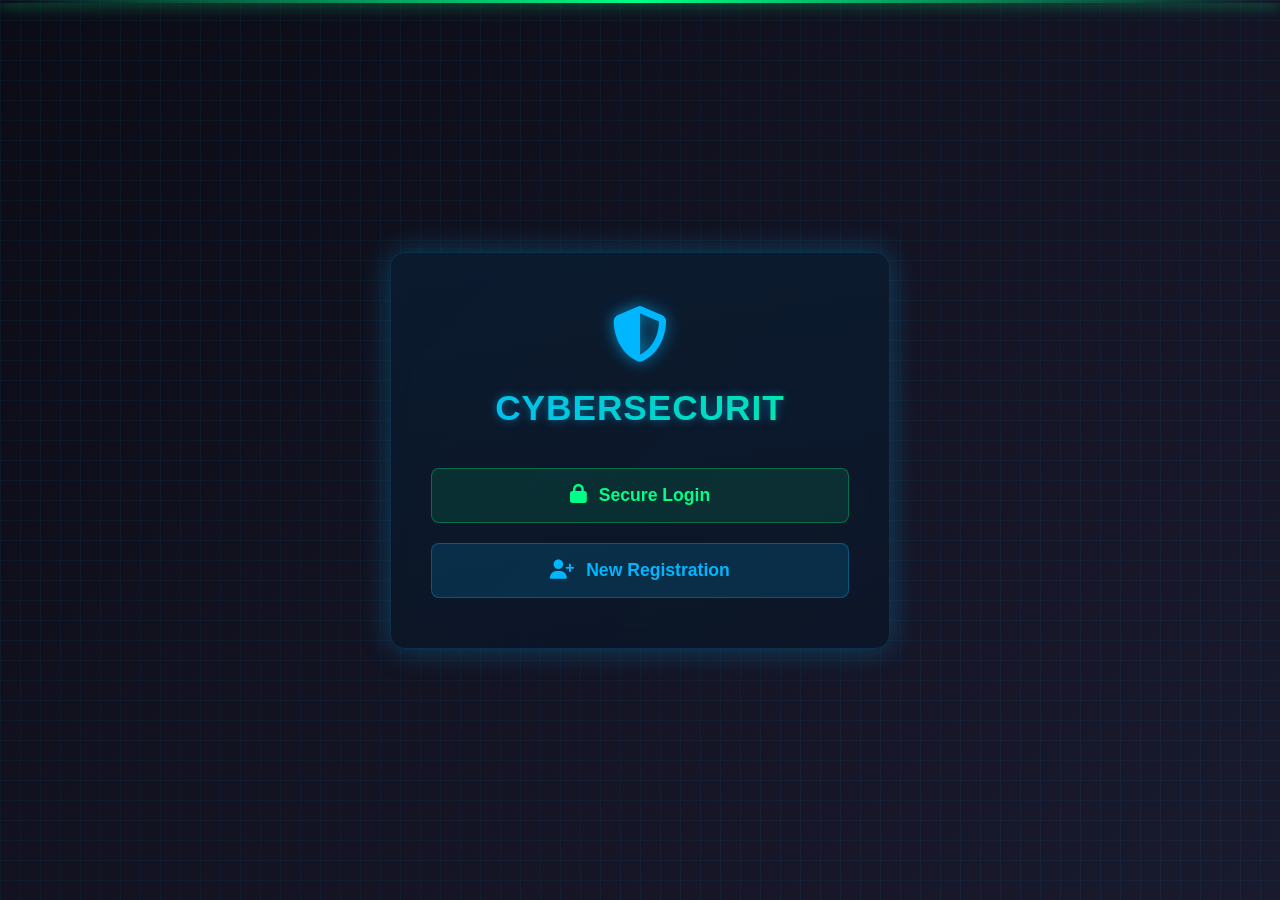
<file: index.html>
<!DOCTYPE html>
<html lang="en">
<head>
    <meta charset="UTF-8">
    <meta name="viewport" content="width=device-width, initial-scale=1.0">
    <title>CyberSec Intelligence System</title>
    <link rel="stylesheet" href="https://cdnjs.cloudflare.com/ajax/libs/font-awesome/6.4.0/css/all.min.css">
    <style>
        * {
            margin: 0;
            padding: 0;
            box-sizing: border-box;
            font-family: 'Segoe UI', Tahoma, Geneva, Verdana, sans-serif;
        }

        body {
            background: linear-gradient(135deg, #0c0c16 0%, #1a1a2e 100%);
            color: #e6e6e6;
            min-height: 100vh;
            display: flex;
            flex-direction: column;
            justify-content: center;
            align-items: center;
            padding: 20px;
            position: relative;
            overflow-x: hidden;
        }

        .security-grid {
            position: absolute;
            top: 0;
            left: 0;
            width: 100%;
            height: 100%;
            background-image: 
                linear-gradient(rgba(0, 183, 255, 0.05) 1px, transparent 1px),
                linear-gradient(90deg, rgba(0, 183, 255, 0.05) 1px, transparent 1px);
            background-size: 20px 20px;
            z-index: -1;
        }

        .scan-line {
            position: absolute;
            top: 0;
            left: 0;
            width: 100%;
            height: 3px;
            background: linear-gradient(90deg, transparent, #00ff88, transparent);
            box-shadow: 0 0 15px #00ff88;
            animation: scan 4s linear infinite;
            z-index: 1;
        }

        .admin-btn {
            position: absolute;
            top: 20px;
            right: 20px;
            background: rgba(160, 0, 255, 0.15);
            color: #b300ff;
            padding: 10px 15px;
            border: 1px solid rgba(160, 0, 255, 0.3);
            border-radius: 6px;
            font-size: 0.9rem;
            font-weight: 600;
            cursor: pointer;
            transition: all 0.3s ease;
            text-decoration: none;
            z-index: 10;
            display: flex;
            align-items: center;
            box-shadow: 0 0 10px rgba(160, 0, 255, 0.3);
        }

        .admin-btn:hover {
            background: rgba(160, 0, 255, 0.25);
            box-shadow: 0 0 15px rgba(160, 0, 255, 0.5);
            transform: translateY(-2px);
        }

        .admin-btn i {
            margin-right: 8px;
        }

        .container {
            text-align: center;
            background: rgba(10, 15, 30, 0.7);
            padding: 50px 40px;
            border-radius: 15px;
            box-shadow: 0 0 30px rgba(0, 183, 255, 0.3);
            backdrop-filter: blur(10px);
            max-width: 500px;
            width: 100%;
            border: 1px solid rgba(0, 183, 255, 0.2);
            position: relative;
            overflow: hidden;
        }

        .container::before {
            content: '';
            position: absolute;
            top: -50%;
            left: -50%;
            width: 200%;
            height: 200%;
            background: linear-gradient(to bottom right, rgba(0, 183, 255, 0.1), transparent);
            transform: rotate(30deg);
            z-index: -1;
        }

        .logo {
            font-size: 3.5rem;
            color: #00b7ff;
            margin-bottom: 20px;
            text-shadow: 0 0 15px rgba(0, 183, 255, 0.7);
        }

        h1 {
            margin-bottom: 40px;
            font-size: 2.2rem;
            font-weight: 700;
            text-shadow: 0 0 10px rgba(0, 183, 255, 0.5);
            background: linear-gradient(45deg, #00b7ff, #00ff88);
            -webkit-background-clip: text;
            background-clip: text;
            color: transparent;
            letter-spacing: 1px;
        }

        .btn-container {
            display: flex;
            flex-direction: column;
            gap: 20px;
            margin-top: 30px;
        }

        .btn {
            display: flex;
            align-items: center;
            justify-content: center;
            background: rgba(0, 183, 255, 0.15);
            color: #00b7ff;
            padding: 16px 25px;
            border: 1px solid rgba(0, 183, 255, 0.3);
            border-radius: 8px;
            font-size: 1.1rem;
            font-weight: 600;
            cursor: pointer;
            transition: all 0.3s ease;
            text-decoration: none;
            position: relative;
            overflow: hidden;
        }

        .btn::before {
            content: '';
            position: absolute;
            top: 0;
            left: -100%;
            width: 100%;
            height: 100%;
            background: linear-gradient(90deg, transparent, rgba(0, 183, 255, 0.2), transparent);
            transition: 0.5s;
        }

        .btn:hover::before {
            left: 100%;
        }

        .btn:hover {
            background: rgba(0, 183, 255, 0.25);
            box-shadow: 0 0 20px rgba(0, 183, 255, 0.4);
            transform: translateY(-2px);
        }

        .btn i {
            margin-right: 12px;
            font-size: 1.2rem;
        }

        .btn.login {
            color: #00ff88;
            background: rgba(0, 255, 136, 0.1);
            border: 1px solid rgba(0, 255, 136, 0.3);
        }

        .btn.login:hover {
            background: rgba(0, 255, 136, 0.2);
            box-shadow: 0 0 20px rgba(0, 255, 136, 0.4);
        }

        .pulse {
            animation: pulse 2s infinite;
        }

        @keyframes scan {
            0% {
                top: 0%;
            }
            100% {
                top: 100%;
            }
        }

        @keyframes pulse {
            0% {
                opacity: 0.7;
            }
            50% {
                opacity: 1;
            }
            100% {
                opacity: 0.7;
            }
        }

        @media (max-width: 600px) {
            .container {
                padding: 40px 30px;
            }
            
            h1 {
                font-size: 1.8rem;
            }
            
            .logo {
                font-size: 3rem;
            }
            
            .admin-btn {
                top: 15px;
                right: 15px;
                padding: 8px 12px;
                font-size: 0.8rem;
            }
        }
    </style>
</head>
<body>
    <div class="security-grid"></div>
    <div class="scan-line"></div>
    
 

    <div class="container">
        <div class="logo">
            <i class="fas fa-shield-alt"></i>
        </div>
        <h1>CYBERSECURITY INTELLIGENCE SYSTEM</h1>
        
        <div class="btn-container">
            <a href="log.html" class="btn login">
                <i class="fas fa-lock"></i> Secure Login
            </a>
            <a href="reg.html" class="btn">
                <i class="fas fa-user-plus"></i> New Registration
            </a>
        </div>
    </div>

    <script>
        // Add a subtle typing effect to the heading
        document.addEventListener('DOMContentLoaded', function() {
            const heading = document.querySelector('h1');
            const text = heading.textContent;
            heading.textContent = '';
            
            let i = 0;
            const typeWriter = () => {
                if (i < text.length) {
                    heading.textContent += text.charAt(i);
                    i++;
                    setTimeout(typeWriter, 50);
                }
            };
            
            setTimeout(typeWriter, 500);
        });
    </script>
</body>
</html>
</file>
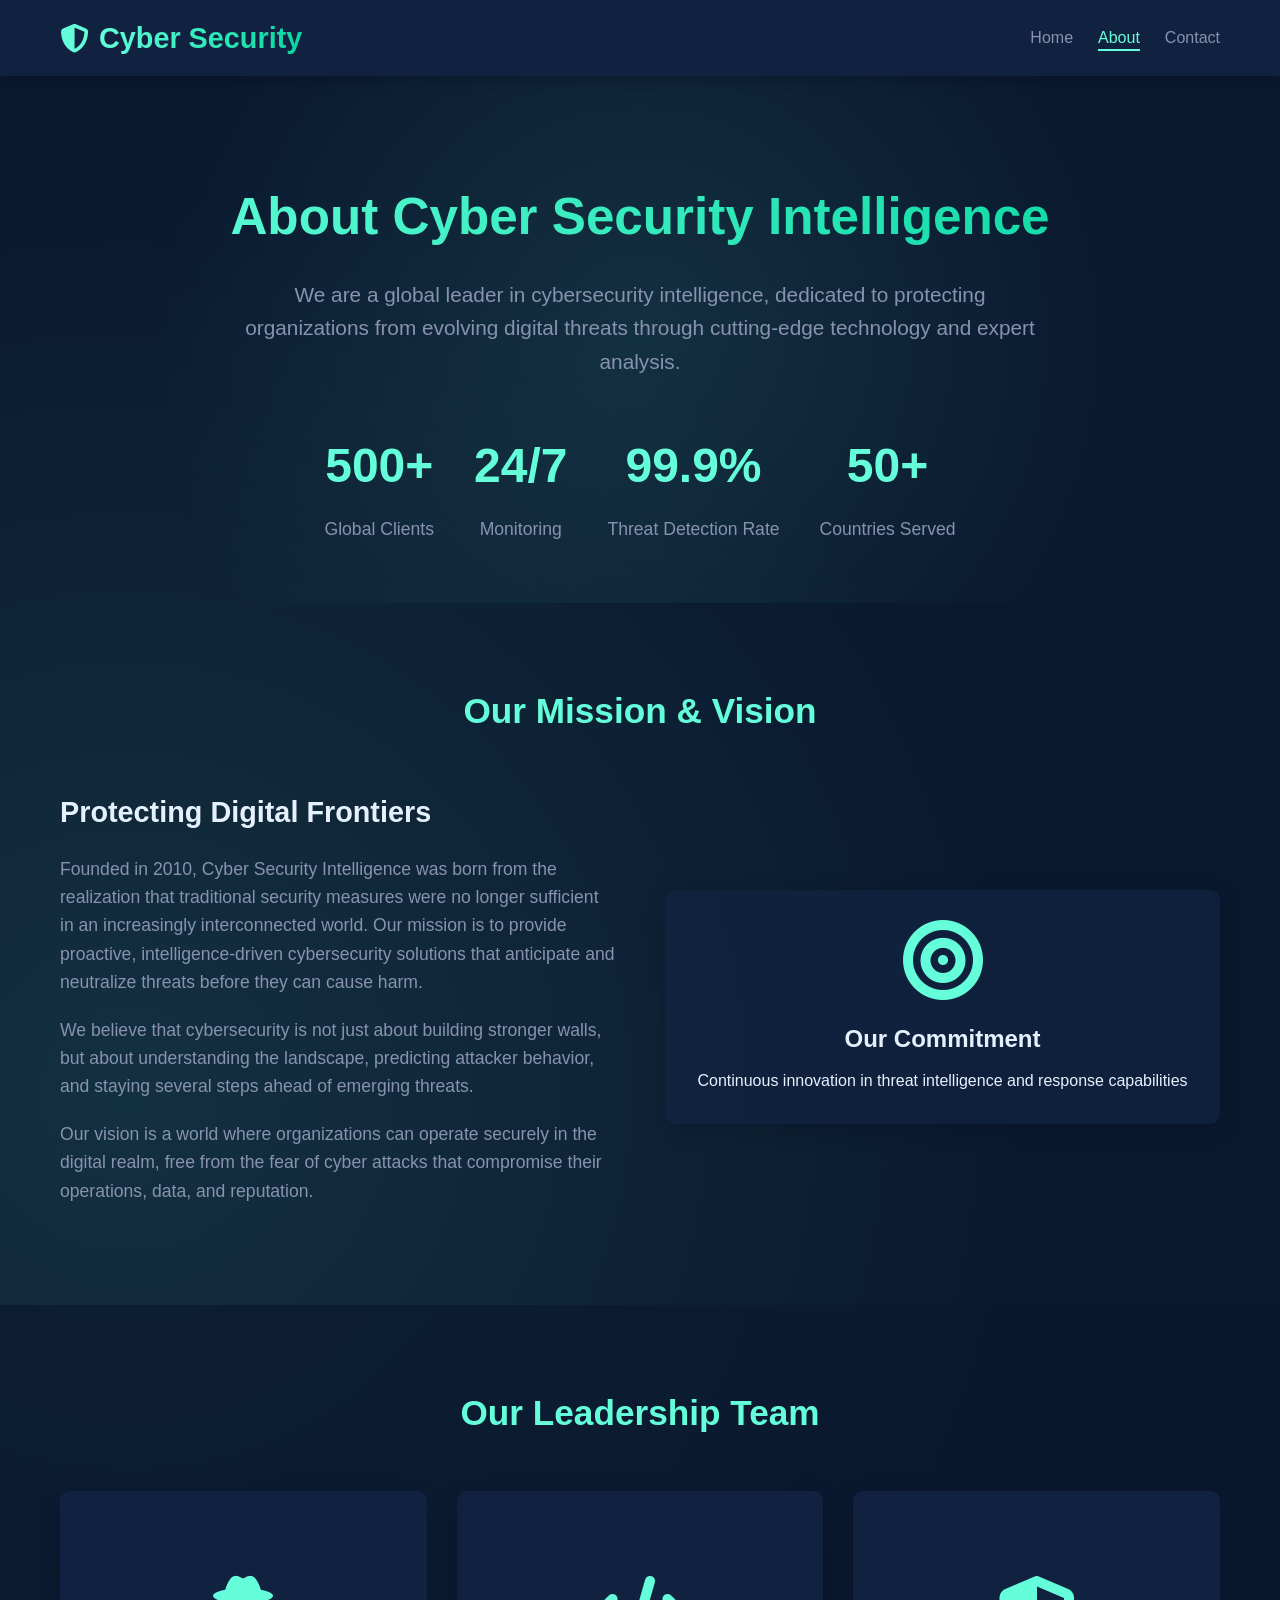
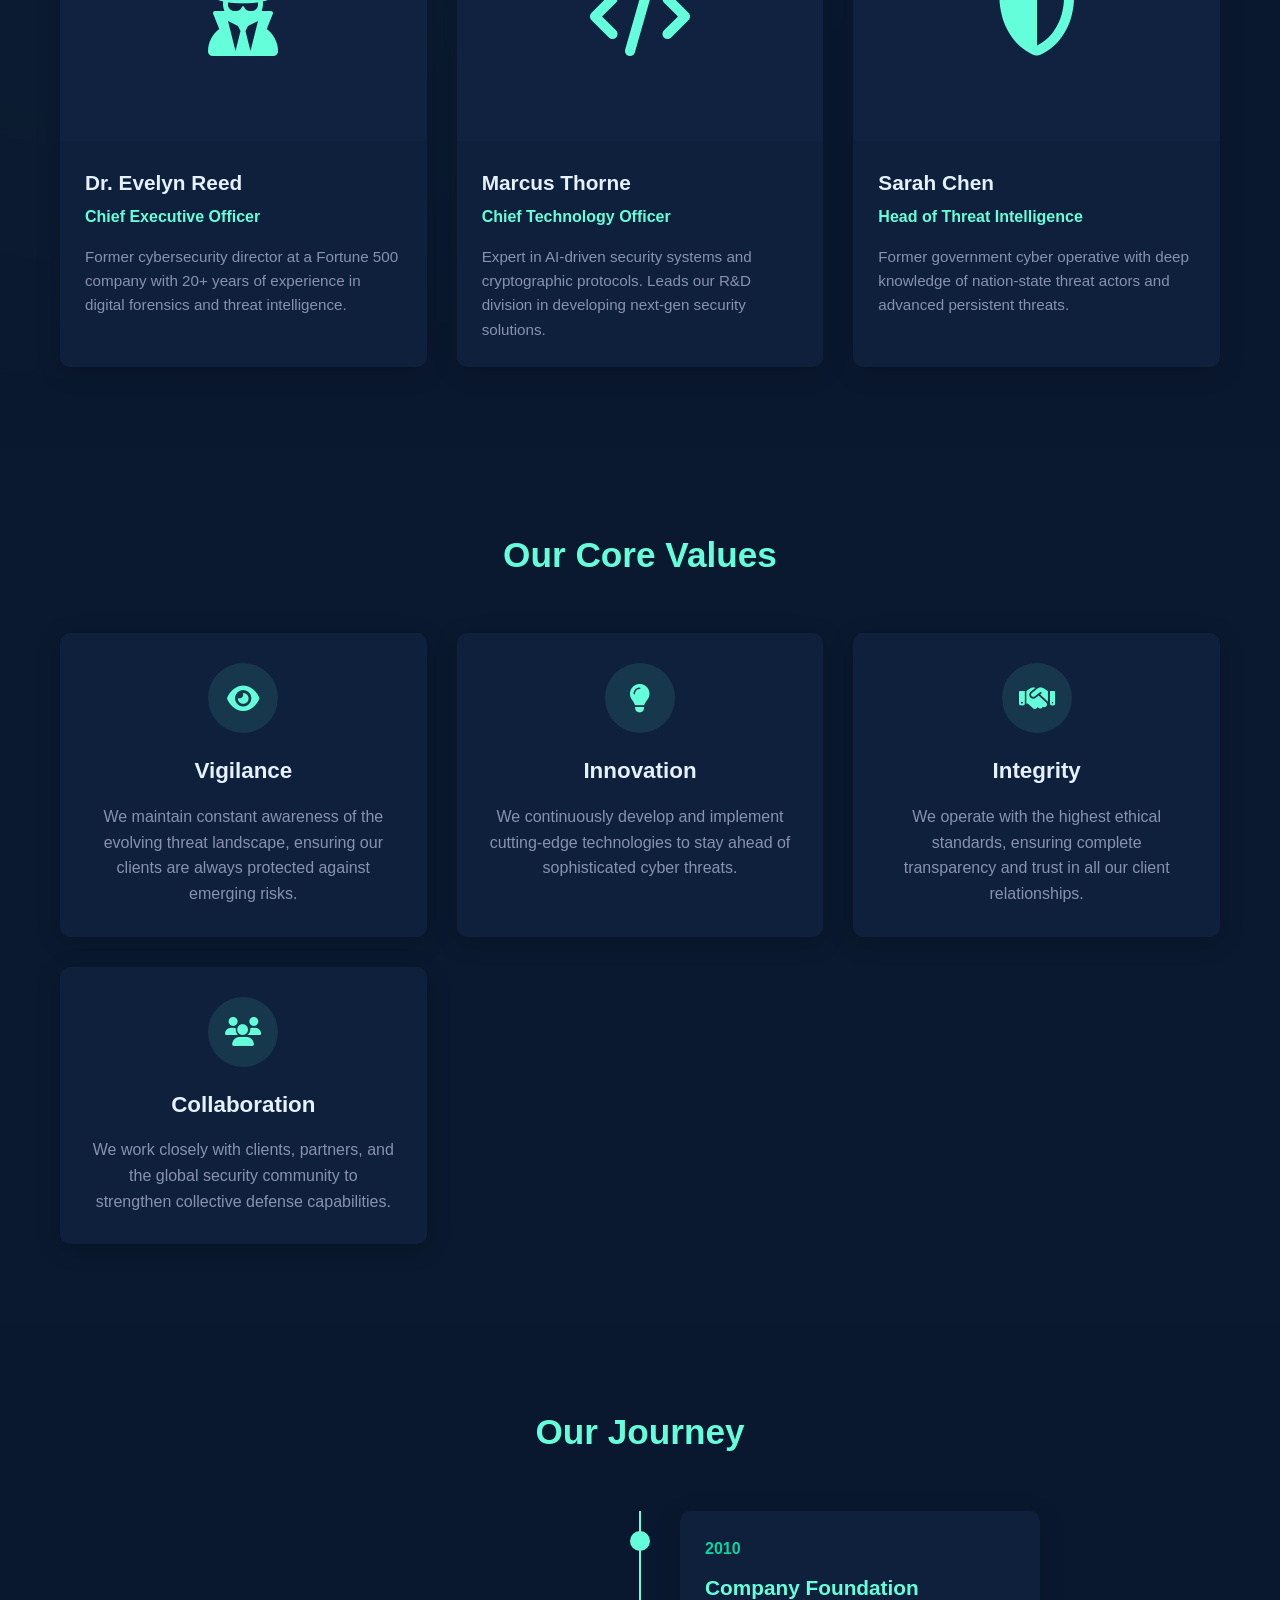
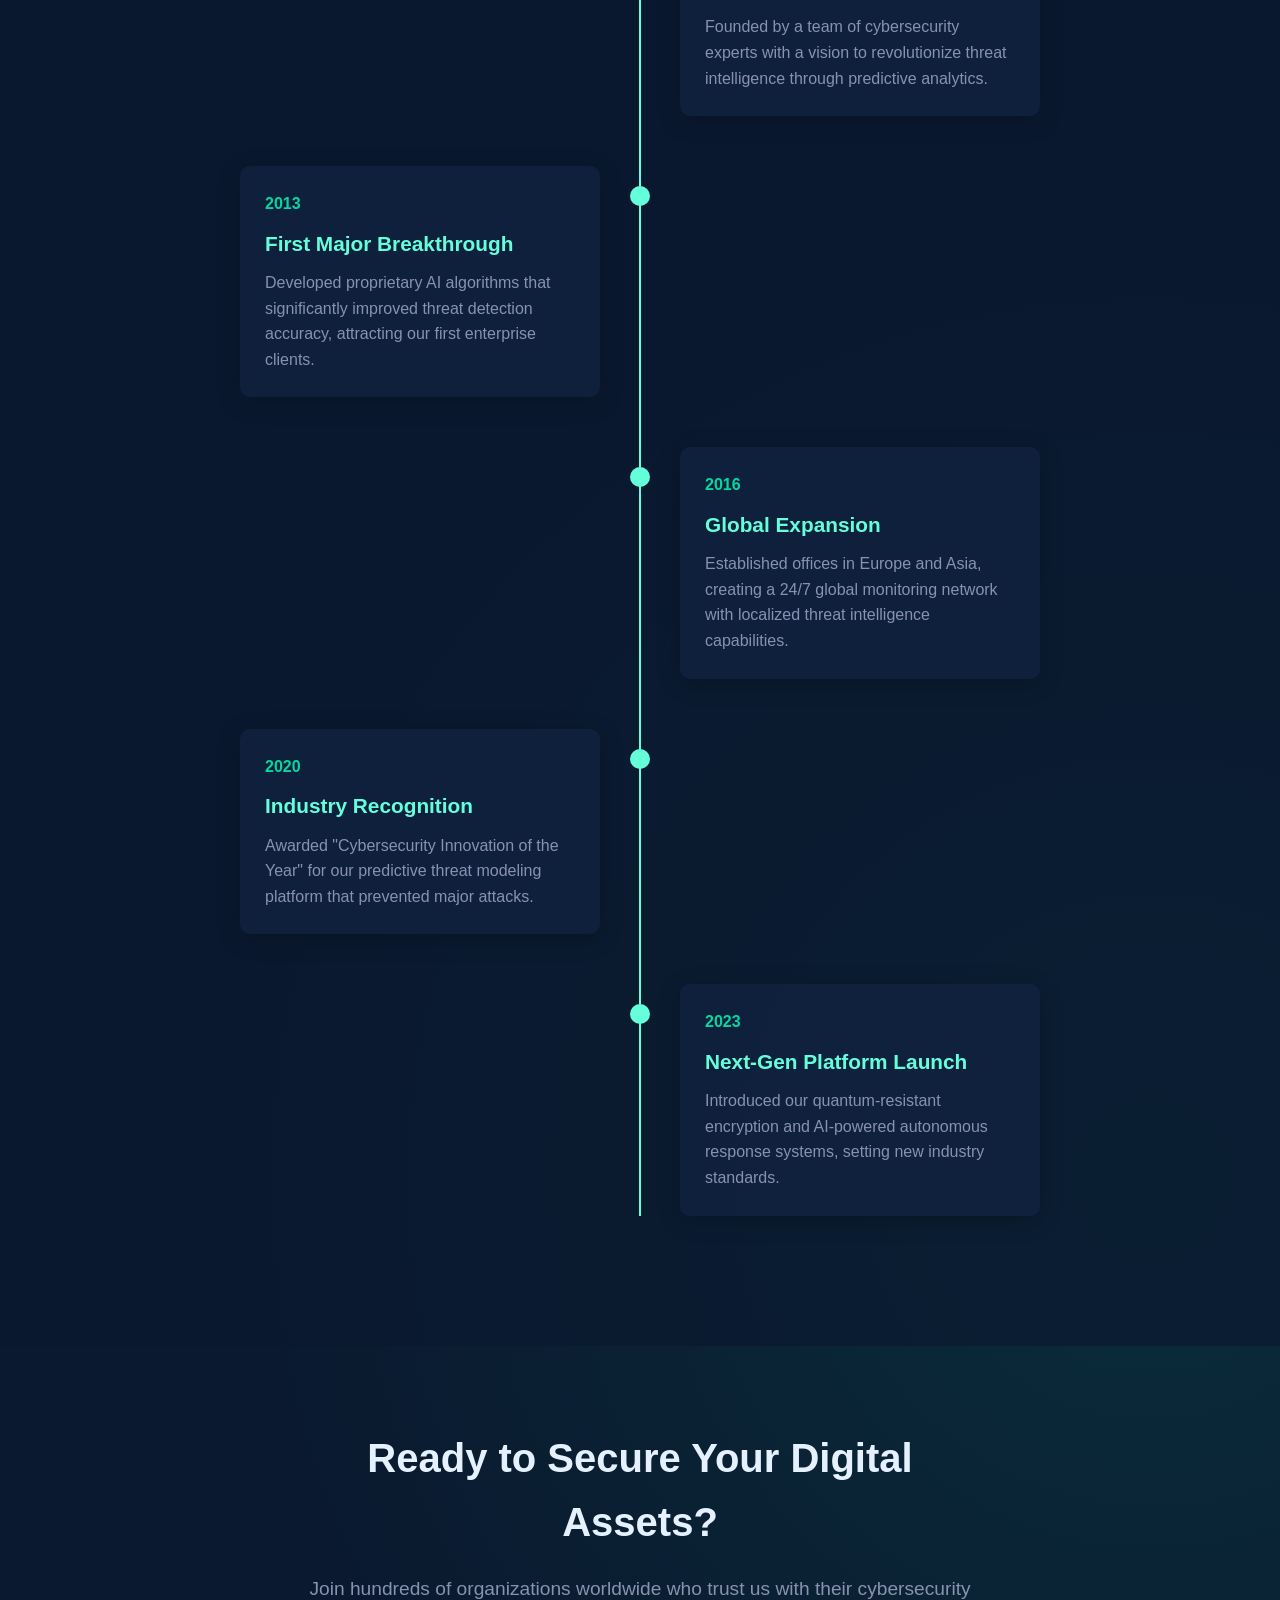
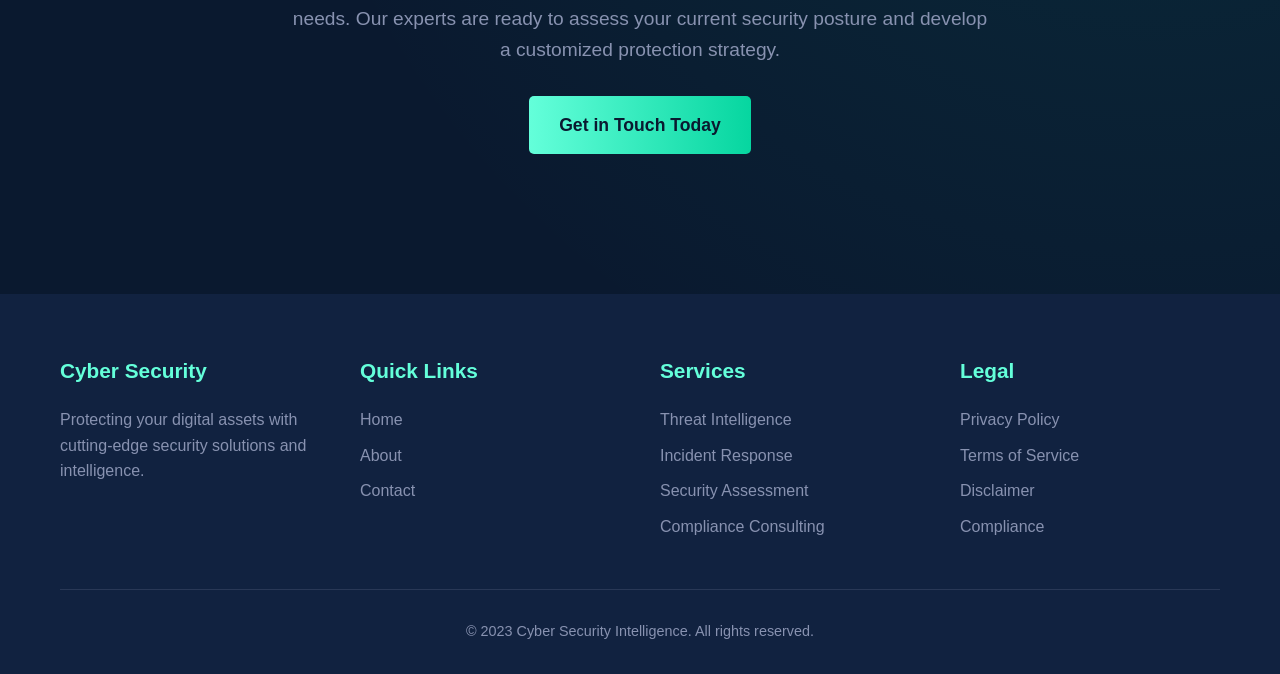
<file: about.html>
<!DOCTYPE html>
<html lang="en">
<head>
    <meta charset="UTF-8">
    <meta name="viewport" content="width=device-width, initial-scale=1.0">
    <title>About Us - Cyber Security Intelligence</title>
    <link rel="stylesheet" href="https://cdnjs.cloudflare.com/ajax/libs/font-awesome/6.4.0/css/all.min.css">
    <style>
        :root {
            --primary: #0a192f;
            --secondary: #112240;
            --accent: #64ffda;
            --text-primary: #e6f1ff;
            --text-secondary: #8892b0;
            --danger: #ff6b6b;
            --warning: #ffd166;
            --success: #06d6a0;
            --card-bg: rgba(17, 34, 64, 0.8);
        }
        
        * {
            margin: 0;
            padding: 0;
            box-sizing: border-box;
            font-family: 'Segoe UI', Tahoma, Geneva, Verdana, sans-serif;
        }
        
        body {
            background-color: var(--primary);
            color: var(--text-primary);
            line-height: 1.6;
            background-image: 
                radial-gradient(circle at 10% 20%, rgba(100, 255, 218, 0.1) 0%, transparent 20%),
                radial-gradient(circle at 90% 80%, rgba(6, 214, 160, 0.1) 0%, transparent 20%);
        }
        
        .container {
            width: 100%;
            max-width: 1200px;
            margin: 0 auto;
            padding: 0 20px;
        }
        
        /* Header Styles */
        header {
            background-color: var(--secondary);
            padding: 15px 0;
            position: sticky;
            top: 0;
            z-index: 100;
            box-shadow: 0 4px 12px rgba(0, 0, 0, 0.2);
            backdrop-filter: blur(10px);
        }
        
        .header-content {
            display: flex;
            justify-content: space-between;
            align-items: center;
        }
        
        .logo {
            display: flex;
            align-items: center;
            gap: 10px;
        }
        
        .logo h1 {
            font-size: 1.8rem;
            background: linear-gradient(90deg, var(--accent), var(--success));
            -webkit-background-clip: text;
            -webkit-text-fill-color: transparent;
        }
        
        .logo i {
            color: var(--accent);
            font-size: 1.8rem;
        }
        
        nav ul {
            display: flex;
            list-style: none;
            gap: 25px;
        }
        
        nav a {
            color: var(--text-secondary);
            text-decoration: none;
            font-weight: 500;
            transition: color 0.3s;
            position: relative;
        }
        
        nav a:hover {
            color: var(--accent);
        }
        
        nav a.active {
            color: var(--accent);
        }
        
        nav a.active::after {
            content: '';
            position: absolute;
            bottom: -5px;
            left: 0;
            width: 100%;
            height: 2px;
            background-color: var(--accent);
        }
        
        nav a::after {
            content: '';
            position: absolute;
            bottom: -5px;
            left: 0;
            width: 0;
            height: 2px;
            background-color: var(--accent);
            transition: width 0.3s;
        }
        
        nav a:hover::after {
            width: 100%;
        }
        
        /* Hero Section */
        .about-hero {
            padding: 100px 0 60px;
            text-align: center;
            position: relative;
            overflow: hidden;
        }
        
        .about-hero::before {
            content: '';
            position: absolute;
            top: 0;
            left: 0;
            width: 100%;
            height: 100%;
            background: radial-gradient(circle at 50% 50%, rgba(100, 255, 218, 0.1) 0%, transparent 70%);
            z-index: -1;
        }
        
        .about-hero h2 {
            font-size: 3.2rem;
            margin-bottom: 20px;
            background: linear-gradient(90deg, var(--accent), var(--success));
            -webkit-background-clip: text;
            -webkit-text-fill-color: transparent;
        }
        
        .about-hero p {
            font-size: 1.3rem;
            color: var(--text-secondary);
            max-width: 800px;
            margin: 0 auto 40px;
        }
        
        .stats-container {
            display: flex;
            justify-content: center;
            flex-wrap: wrap;
            gap: 40px;
            margin-top: 50px;
        }
        
        .stat-item {
            text-align: center;
        }
        
        .stat-number {
            font-size: 3rem;
            font-weight: 700;
            color: var(--accent);
            margin-bottom: 10px;
        }
        
        .stat-label {
            color: var(--text-secondary);
            font-size: 1.1rem;
        }
        
        /* Mission Section */
        .mission-section {
            padding: 80px 0;
        }
        
        .section-title {
            text-align: center;
            font-size: 2.2rem;
            margin-bottom: 50px;
            color: var(--accent);
        }
        
        .mission-content {
            display: grid;
            grid-template-columns: 1fr 1fr;
            gap: 50px;
            align-items: center;
        }
        
        @media (max-width: 900px) {
            .mission-content {
                grid-template-columns: 1fr;
            }
        }
        
        .mission-text h3 {
            font-size: 1.8rem;
            margin-bottom: 20px;
            color: var(--text-primary);
        }
        
        .mission-text p {
            color: var(--text-secondary);
            margin-bottom: 20px;
            font-size: 1.1rem;
        }
        
        .mission-image {
            background-color: var(--card-bg);
            border-radius: 10px;
            padding: 30px;
            box-shadow: 0 5px 25px rgba(0, 0, 0, 0.2);
            text-align: center;
        }
        
        .mission-image i {
            font-size: 5rem;
            color: var(--accent);
            margin-bottom: 20px;
        }
        
        .mission-image h4 {
            font-size: 1.5rem;
            margin-bottom: 10px;
        }
        
        /* Team Section */
        .team-section {
            padding: 80px 0;
            background-color: rgba(10, 25, 47, 0.7);
        }
        
        .team-grid {
            display: grid;
            grid-template-columns: repeat(auto-fill, minmax(280px, 1fr));
            gap: 30px;
        }
        
        .team-member {
            background-color: var(--card-bg);
            border-radius: 10px;
            overflow: hidden;
            box-shadow: 0 5px 25px rgba(0, 0, 0, 0.2);
            transition: transform 0.3s;
        }
        
        .team-member:hover {
            transform: translateY(-10px);
        }
        
        .member-image {
            height: 250px;
            background-color: var(--secondary);
            display: flex;
            align-items: center;
            justify-content: center;
        }
        
        .member-image i {
            font-size: 5rem;
            color: var(--accent);
        }
        
        .member-info {
            padding: 25px;
        }
        
        .member-info h3 {
            font-size: 1.3rem;
            margin-bottom: 5px;
            color: var(--text-primary);
        }
        
        .member-info .role {
            color: var(--accent);
            margin-bottom: 15px;
            font-weight: 600;
        }
        
        .member-info p {
            color: var(--text-secondary);
            font-size: 0.95rem;
        }
        
        /* Values Section */
        .values-section {
            padding: 80px 0;
        }
        
        .values-grid {
            display: grid;
            grid-template-columns: repeat(auto-fill, minmax(300px, 1fr));
            gap: 30px;
        }
        
        .value-card {
            background-color: var(--card-bg);
            border-radius: 10px;
            padding: 30px;
            box-shadow: 0 5px 25px rgba(0, 0, 0, 0.2);
            text-align: center;
            transition: transform 0.3s;
        }
        
        .value-card:hover {
            transform: translateY(-5px);
        }
        
        .value-icon {
            width: 70px;
            height: 70px;
            border-radius: 50%;
            background-color: rgba(100, 255, 218, 0.1);
            display: flex;
            align-items: center;
            justify-content: center;
            margin: 0 auto 20px;
            color: var(--accent);
            font-size: 1.8rem;
        }
        
        .value-card h3 {
            font-size: 1.4rem;
            margin-bottom: 15px;
            color: var(--text-primary);
        }
        
        .value-card p {
            color: var(--text-secondary);
        }
        
        /* Timeline Section */
        .timeline-section {
            padding: 80px 0;
            background-color: rgba(10, 25, 47, 0.7);
        }
        
        .timeline {
            position: relative;
            max-width: 800px;
            margin: 0 auto;
        }
        
        .timeline::before {
            content: '';
            position: absolute;
            left: 50%;
            top: 0;
            bottom: 0;
            width: 2px;
            background: var(--accent);
            transform: translateX(-50%);
        }
        
        @media (max-width: 768px) {
            .timeline::before {
                left: 20px;
            }
        }
        
        .timeline-item {
            position: relative;
            margin-bottom: 50px;
        }
        
        .timeline-content {
            background-color: var(--card-bg);
            border-radius: 10px;
            padding: 25px;
            width: calc(50% - 40px);
            box-shadow: 0 5px 25px rgba(0, 0, 0, 0.2);
        }
        
        .timeline-item:nth-child(odd) .timeline-content {
            margin-left: auto;
        }
        
        @media (max-width: 768px) {
            .timeline-content {
                width: calc(100% - 60px);
                margin-left: 60px !important;
            }
        }
        
        .timeline-content h3 {
            font-size: 1.3rem;
            margin-bottom: 10px;
            color: var(--accent);
        }
        
        .timeline-content .year {
            color: var(--success);
            font-weight: 600;
            margin-bottom: 10px;
            display: block;
        }
        
        .timeline-content p {
            color: var(--text-secondary);
        }
        
        .timeline-marker {
            position: absolute;
            left: 50%;
            top: 20px;
            width: 20px;
            height: 20px;
            border-radius: 50%;
            background-color: var(--accent);
            transform: translateX(-50%);
            z-index: 1;
        }
        
        @media (max-width: 768px) {
            .timeline-marker {
                left: 20px;
            }
        }
        
        /* CTA Section */
        .cta-section {
            padding: 80px 0;
            text-align: center;
        }
        
        .cta-content {
            max-width: 700px;
            margin: 0 auto;
        }
        
        .cta-content h2 {
            font-size: 2.5rem;
            margin-bottom: 20px;
            color: var(--text-primary);
        }
        
        .cta-content p {
            font-size: 1.2rem;
            color: var(--text-secondary);
            margin-bottom: 30px;
        }
        
        .cta-button {
            display: inline-block;
            padding: 15px 30px;
            background: linear-gradient(90deg, var(--accent), var(--success));
            color: var(--primary);
            text-decoration: none;
            border-radius: 5px;
            font-weight: 600;
            font-size: 1.1rem;
            transition: transform 0.3s;
        }
        
        .cta-button:hover {
            transform: translateY(-3px);
        }
        
        /* Footer */
        footer {
            background-color: var(--secondary);
            padding: 60px 0 30px;
            margin-top: 60px;
        }
        
        .footer-content {
            display: grid;
            grid-template-columns: repeat(auto-fit, minmax(250px, 1fr));
            gap: 40px;
            margin-bottom: 40px;
        }
        
        .footer-column h3 {
            font-size: 1.3rem;
            margin-bottom: 20px;
            color: var(--accent);
        }
        
        .footer-column ul {
            list-style: none;
        }
        
        .footer-column ul li {
            margin-bottom: 10px;
        }
        
        .footer-column a {
            color: var(--text-secondary);
            text-decoration: none;
            transition: color 0.3s;
        }
        
        .footer-column a:hover {
            color: var(--accent);
        }
        
        .copyright {
            text-align: center;
            padding-top: 30px;
            border-top: 1px solid rgba(136, 146, 176, 0.2);
            color: var(--text-secondary);
            font-size: 0.9rem;
        }
        
        /* Responsive Design */
        @media (max-width: 768px) {
            .header-content {
                flex-direction: column;
                gap: 20px;
            }
            
            nav ul {
                gap: 15px;
                flex-wrap: wrap;
                justify-content: center;
            }
            
            .about-hero h2 {
                font-size: 2.5rem;
            }
            
            .about-hero p {
                font-size: 1.1rem;
            }
            
            .stats-container {
                gap: 20px;
            }
            
            .stat-number {
                font-size: 2.5rem;
            }
        }
    </style>
</head>
<body>
    <!-- Header -->
    <header>
        <div class="container">
            <div class="header-content">
                <div class="logo">
                    <i class="fas fa-shield-alt"></i>
                    <h1>Cyber Security</h1>
                </div>
                <nav>
                    <ul>
                        <li><a href="main.html">Home</a></li>
                        <li><a href="#" class="active">About</a></li>
                        <li><a href="contact.html">Contact</a></li>
                    </ul>
                </nav>
            </div>
        </div>
    </header>

    <!-- Hero Section -->
    <section class="about-hero">
        <div class="container">
            <h2>About Cyber Security Intelligence</h2>
            <p>We are a global leader in cybersecurity intelligence, dedicated to protecting organizations from evolving digital threats through cutting-edge technology and expert analysis.</p>
            
            <div class="stats-container">
                <div class="stat-item">
                    <div class="stat-number">500+</div>
                    <div class="stat-label">Global Clients</div>
                </div>
                <div class="stat-item">
                    <div class="stat-number">24/7</div>
                    <div class="stat-label">Monitoring</div>
                </div>
                <div class="stat-item">
                    <div class="stat-number">99.9%</div>
                    <div class="stat-label">Threat Detection Rate</div>
                </div>
                <div class="stat-item">
                    <div class="stat-number">50+</div>
                    <div class="stat-label">Countries Served</div>
                </div>
            </div>
        </div>
    </section>

    <!-- Mission Section -->
    <section class="mission-section">
        <div class="container">
            <h2 class="section-title">Our Mission & Vision</h2>
            <div class="mission-content">
                <div class="mission-text">
                    <h3>Protecting Digital Frontiers</h3>
                    <p>Founded in 2010, Cyber Security Intelligence was born from the realization that traditional security measures were no longer sufficient in an increasingly interconnected world. Our mission is to provide proactive, intelligence-driven cybersecurity solutions that anticipate and neutralize threats before they can cause harm.</p>
                    <p>We believe that cybersecurity is not just about building stronger walls, but about understanding the landscape, predicting attacker behavior, and staying several steps ahead of emerging threats.</p>
                    <p>Our vision is a world where organizations can operate securely in the digital realm, free from the fear of cyber attacks that compromise their operations, data, and reputation.</p>
                </div>
                <div class="mission-image">
                    <i class="fas fa-bullseye"></i>
                    <h4>Our Commitment</h4>
                    <p>Continuous innovation in threat intelligence and response capabilities</p>
                </div>
            </div>
        </div>
    </section>

    <!-- Team Section -->
    <section class="team-section">
        <div class="container">
            <h2 class="section-title">Our Leadership Team</h2>
            <div class="team-grid">
                <div class="team-member">
                    <div class="member-image">
                        <i class="fas fa-user-secret"></i>
                    </div>
                    <div class="member-info">
                        <h3>Dr. Evelyn Reed</h3>
                        <div class="role">Chief Executive Officer</div>
                        <p>Former cybersecurity director at a Fortune 500 company with 20+ years of experience in digital forensics and threat intelligence.</p>
                    </div>
                </div>
                <div class="team-member">
                    <div class="member-image">
                        <i class="fas fa-code"></i>
                    </div>
                    <div class="member-info">
                        <h3>Marcus Thorne</h3>
                        <div class="role">Chief Technology Officer</div>
                        <p>Expert in AI-driven security systems and cryptographic protocols. Leads our R&D division in developing next-gen security solutions.</p>
                    </div>
                </div>
                <div class="team-member">
                    <div class="member-image">
                        <i class="fas fa-shield-alt"></i>
                    </div>
                    <div class="member-info">
                        <h3>Sarah Chen</h3>
                        <div class="role">Head of Threat Intelligence</div>
                        <p>Former government cyber operative with deep knowledge of nation-state threat actors and advanced persistent threats.</p>
                    </div>
                </div>
            </div>
        </div>
    </section>

    <!-- Values Section -->
    <section class="values-section">
        <div class="container">
            <h2 class="section-title">Our Core Values</h2>
            <div class="values-grid">
                <div class="value-card">
                    <div class="value-icon">
                        <i class="fas fa-eye"></i>
                    </div>
                    <h3>Vigilance</h3>
                    <p>We maintain constant awareness of the evolving threat landscape, ensuring our clients are always protected against emerging risks.</p>
                </div>
                <div class="value-card">
                    <div class="value-icon">
                        <i class="fas fa-lightbulb"></i>
                    </div>
                    <h3>Innovation</h3>
                    <p>We continuously develop and implement cutting-edge technologies to stay ahead of sophisticated cyber threats.</p>
                </div>
                <div class="value-card">
                    <div class="value-icon">
                        <i class="fas fa-handshake"></i>
                    </div>
                    <h3>Integrity</h3>
                    <p>We operate with the highest ethical standards, ensuring complete transparency and trust in all our client relationships.</p>
                </div>
                <div class="value-card">
                    <div class="value-icon">
                        <i class="fas fa-users"></i>
                    </div>
                    <h3>Collaboration</h3>
                    <p>We work closely with clients, partners, and the global security community to strengthen collective defense capabilities.</p>
                </div>
            </div>
        </div>
    </section>

    <!-- Timeline Section -->
    <section class="timeline-section">
        <div class="container">
            <h2 class="section-title">Our Journey</h2>
            <div class="timeline">
                <div class="timeline-item">
                    <div class="timeline-marker"></div>
                    <div class="timeline-content">
                        <span class="year">2010</span>
                        <h3>Company Foundation</h3>
                        <p>Founded by a team of cybersecurity experts with a vision to revolutionize threat intelligence through predictive analytics.</p>
                    </div>
                </div>
                <div class="timeline-item">
                    <div class="timeline-marker"></div>
                    <div class="timeline-content">
                        <span class="year">2013</span>
                        <h3>First Major Breakthrough</h3>
                        <p>Developed proprietary AI algorithms that significantly improved threat detection accuracy, attracting our first enterprise clients.</p>
                    </div>
                </div>
                <div class="timeline-item">
                    <div class="timeline-marker"></div>
                    <div class="timeline-content">
                        <span class="year">2016</span>
                        <h3>Global Expansion</h3>
                        <p>Established offices in Europe and Asia, creating a 24/7 global monitoring network with localized threat intelligence capabilities.</p>
                    </div>
                </div>
                <div class="timeline-item">
                    <div class="timeline-marker"></div>
                    <div class="timeline-content">
                        <span class="year">2020</span>
                        <h3>Industry Recognition</h3>
                        <p>Awarded "Cybersecurity Innovation of the Year" for our predictive threat modeling platform that prevented major attacks.</p>
                    </div>
                </div>
                <div class="timeline-item">
                    <div class="timeline-marker"></div>
                    <div class="timeline-content">
                        <span class="year">2023</span>
                        <h3>Next-Gen Platform Launch</h3>
                        <p>Introduced our quantum-resistant encryption and AI-powered autonomous response systems, setting new industry standards.</p>
                    </div>
                </div>
            </div>
        </div>
    </section>

    <!-- CTA Section -->
    <section class="cta-section">
        <div class="container">
            <div class="cta-content">
                <h2>Ready to Secure Your Digital Assets?</h2>
                <p>Join hundreds of organizations worldwide who trust us with their cybersecurity needs. Our experts are ready to assess your current security posture and develop a customized protection strategy.</p>
                <a href="contact.html" class="cta-button">Get in Touch Today</a>
            </div>
        </div>
    </section>

    <!-- Footer -->
    <footer>
        <div class="container">
            <div class="footer-content">
                <div class="footer-column">
                    <h3>Cyber Security</h3>
                    <p style="color: var(--text-secondary);">Protecting your digital assets with cutting-edge security solutions and intelligence.</p>
                </div>
                <div class="footer-column">
                    <h3>Quick Links</h3>
                    <ul>
                        <li><a href="#">Home</a></li>
                        <li><a href="#">About</a></li>
                        <li><a href="contact.html">Contact</a></li>
                    </ul>
                </div>
                <div class="footer-column">
                    <h3>Services</h3>
                    <ul>
                        <li><a href="#">Threat Intelligence</a></li>
                        <li><a href="#">Incident Response</a></li>
                        <li><a href="#">Security Assessment</a></li>
                        <li><a href="#">Compliance Consulting</a></li>
                    </ul>
                </div>
                <div class="footer-column">
                    <h3>Legal</h3>
                    <ul>
                        <li><a href="#">Privacy Policy</a></li>
                        <li><a href="#">Terms of Service</a></li>
                        <li><a href="#">Disclaimer</a></li>
                        <li><a href="#">Compliance</a></li>
                    </ul>
                </div>
            </div>
            <div class="copyright">
                <p>&copy; 2023 Cyber Security Intelligence. All rights reserved.</p>
            </div>
        </div>
    </footer>
</body>
</html>
</file>
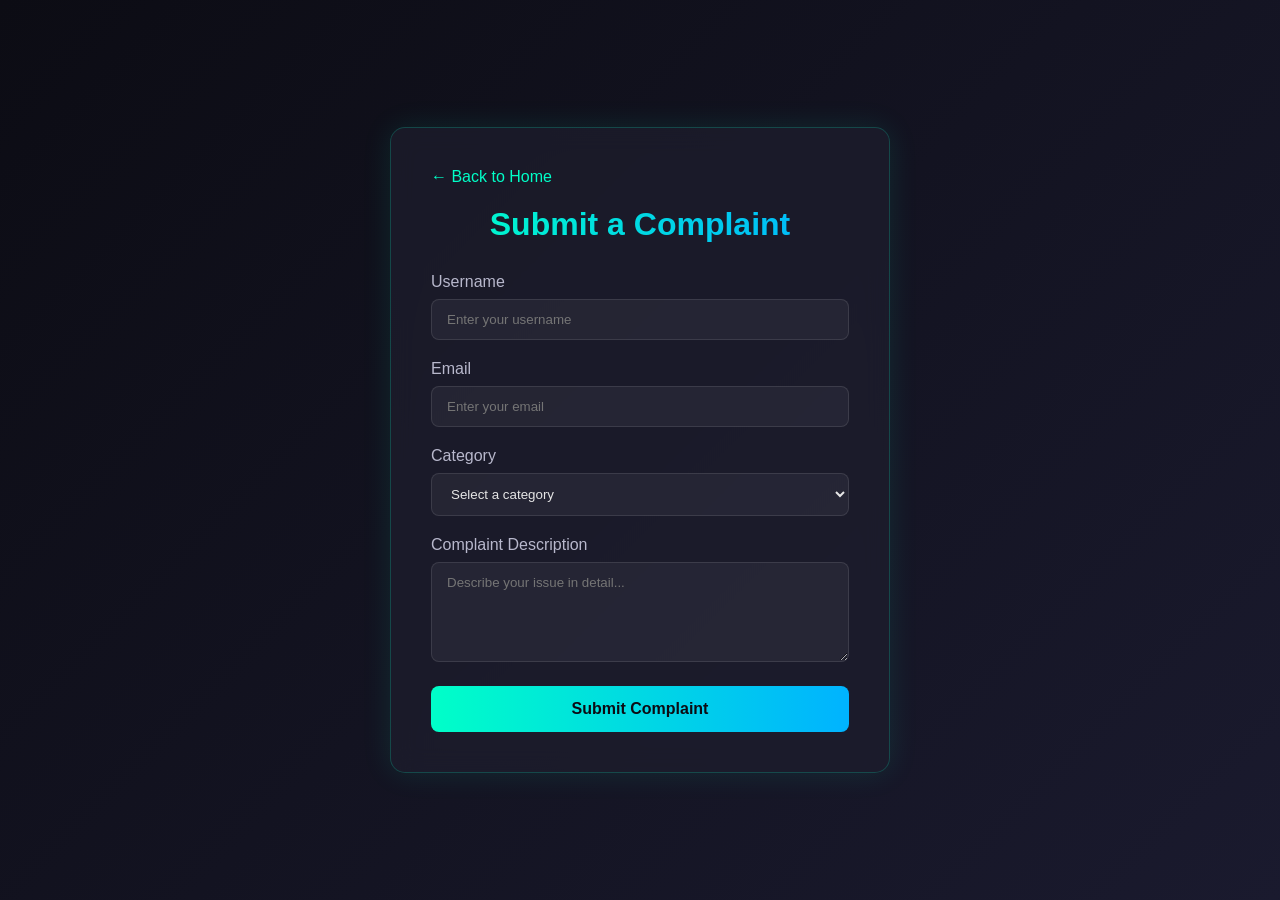
<file: Complaint.html>
<!DOCTYPE html>
<html lang="en">
<head>
  <meta charset="UTF-8">
  <title>Complaint Form</title>
  <style>
    * {
      margin: 0; padding: 0; box-sizing: border-box;
      font-family: 'Segoe UI', Tahoma, Geneva, Verdana, sans-serif;
    }

    body {
      background: linear-gradient(135deg, #0c0c14 0%, #1a1a2e 100%);
      color: #e6e6e6;
      min-height: 100vh;
      display: flex;
      justify-content: center;
      align-items: center;
      padding: 40px;
    }

    .form-container {
      background: rgba(30, 30, 46, 0.7);
      padding: 40px;
      border-radius: 15px;
      width: 100%;
      max-width: 500px;
      box-shadow: 0 0 30px rgba(0, 255, 200, 0.1);
      border: 1px solid rgba(0, 255, 200, 0.2);
      backdrop-filter: blur(12px);
      position: relative;
    }

    .form-container::before {
      content: '';
      position: absolute;
      top: 0; left: 0;
      height: 5px; width: 100%;
      background: linear-gradient(90deg, #00ffc8, #00b3ff);
      transform: scaleX(0);
      transform-origin: left;
      transition: transform 0.4s ease;
    }

    .form-container:hover::before {
      transform: scaleX(1);
    }

    h2 {
      text-align: center;
      font-size: 2rem;
      margin-bottom: 30px;
      background: linear-gradient(90deg, #00ffc8, #00b3ff);
      -webkit-background-clip: text;
      -webkit-text-fill-color: transparent;
      animation: gradientText 3s linear infinite;
    }

    @keyframes gradientText {
      0% { background-position: 0% 50%; }
      50% { background-position: 100% 50%; }
      100% { background-position: 0% 50%; }
    }

    label {
      display: block;
      margin-bottom: 8px;
      font-weight: 500;
      color: #b8b8cc;
    }

    input, select, textarea {
      width: 100%;
      padding: 12px 15px;
      background: rgba(255, 255, 255, 0.05);
      border: 1px solid rgba(255, 255, 255, 0.1);
      border-radius: 8px;
      color: #e6e6e6;
      margin-bottom: 20px;
      transition: all 0.3s ease;
      outline: none;
    }

    input:focus, select:focus, textarea:focus {
      border-color: #00ffc8;
      box-shadow: 0 0 8px rgba(0, 255, 200, 0.4);
    }

    textarea {
      resize: vertical;
      min-height: 100px;
    }

    button {
      width: 100%;
      padding: 14px;
      background: linear-gradient(90deg, #00ffc8, #00b3ff);
      color: #0c0c14;
      font-weight: bold;
      border: none;
      border-radius: 8px;
      cursor: pointer;
      font-size: 1rem;
      transition: all 0.3s;
      position: relative;
      overflow: hidden;
    }

    button:hover {
      box-shadow: 0 0 20px rgba(0, 255, 200, 0.5);
      transform: translateY(-2px);
    }

    .back-button {
      display: inline-block;
      margin-bottom: 20px;
      color: #00ffc8;
      text-decoration: none;
      font-weight: 500;
    }

    .back-button:hover { color: #00b3ff; }

    .hidden {
      display: none;
      opacity: 0;
      transform: translateY(-10px);
      transition: all 0.3s ease;
    }

    .visible {
      display: block;
      opacity: 1;
      transform: translateY(0);
      transition: all 0.3s ease;
    }

    .popup {
      position: fixed;
      top: 50%; left: 50%;
      transform: translate(-50%, -50%) scale(0);
      background: #1a1a2e;
      color: #e6e6e6;
      padding: 30px;
      border-radius: 12px;
      box-shadow: 0 0 20px rgba(0, 255, 200, 0.5);
      z-index: 999;
      transition: transform 0.3s ease;
      text-align: center;
      width: 90%;
      max-width: 400px;
    }

    .popup.show { transform: translate(-50%, -50%) scale(1); }
    .popup h3 { font-size: 1.5rem; margin-bottom: 15px; color: #00ffc8; }
    .popup p { margin-bottom: 20px; }
    .popup button {
      background: #00ffc8;
      color: #0c0c14;
      padding: 10px 20px;
      border: none;
      border-radius: 6px;
      cursor: pointer;
      font-weight: bold;
    }
    .popup button:hover { background: #00b3ff; }
  </style>
</head>
<body>

  <div class="form-container">
    <a href="main.html" class="back-button">← Back to Home</a>
    <h2>Submit a Complaint</h2>

    <form action="send_complaint.php" method="POST" enctype="multipart/form-data">
      <label for="username">Username</label>
      <input type="text" id="username" name="uname" placeholder="Enter your username" required>

      <label for="email">Email</label>
      <input type="email" id="email" name="email" placeholder="Enter your email" required>

      <label for="category">Category</label>
      <select id="category" name="category" required onchange="toggleFields()">
        <option value="">Select a category</option>
        <option value="service">Service</option>
        <option value="billing">Billing</option>
        <option value="technical">Technical</option>
        <option value="spam">Spam Detection</option>
        <option value="job">Job Portal</option>
        <option value="other">Other</option>
      </select>

      <label for="description">Complaint Description</label>
      <textarea id="description" name="complaint" placeholder="Describe your issue in detail..." required></textarea>

      <!-- Additional Comments -->
      <div id="additionalBox" class="hidden">
        <label for="details">Additional Comments</label>
        <textarea id="details" name="details" placeholder="Provide additional comments about spam detection..."></textarea>
      </div>

      <!-- Upload Document -->
      <div id="uploadBox" class="hidden">
        <label for="document">Upload Supporting Document</label>
        <input type="file" id="document" name="document" accept=".pdf,.jpg,.jpeg,.png,.doc,.docx">
      </div>

      <button type="submit">Submit Complaint</button>
    </form>
  </div>

  <!-- Popup -->
  <div class="popup" id="popupBox">
    <h3>Complaint Submitted</h3>
    <p>Thank you for submitting your complaint. We have received it and will look into the matter.</p>
    <button onclick="closePopup()">Back</button>
  </div>

  <script>
    // Show popup if success
    window.onload = function () {
      const params = new URLSearchParams(window.location.search);
      if (params.get('success') === '1') {
        document.getElementById('popupBox').classList.add('show');
      }
    };

    function closePopup() {
      window.location.href = window.location.pathname;
    }

    // Correct toggle logic
    function toggleFields() {
      const category = document.getElementById('category').value;
      const additionalBox = document.getElementById('additionalBox');
      const uploadBox = document.getElementById('uploadBox');

      // Always hide both first
      additionalBox.classList.add('hidden');
      additionalBox.classList.remove('visible');
      uploadBox.classList.add('hidden');
      uploadBox.classList.remove('visible');

      // Show only the relevant one
      if (category === 'spam') {
        additionalBox.classList.remove('hidden');
        additionalBox.classList.add('visible');
      } else if (category === 'job') {
        uploadBox.classList.remove('hidden');
        uploadBox.classList.add('visible');
      }
    }
  </script>

</body>
</html>
</file>
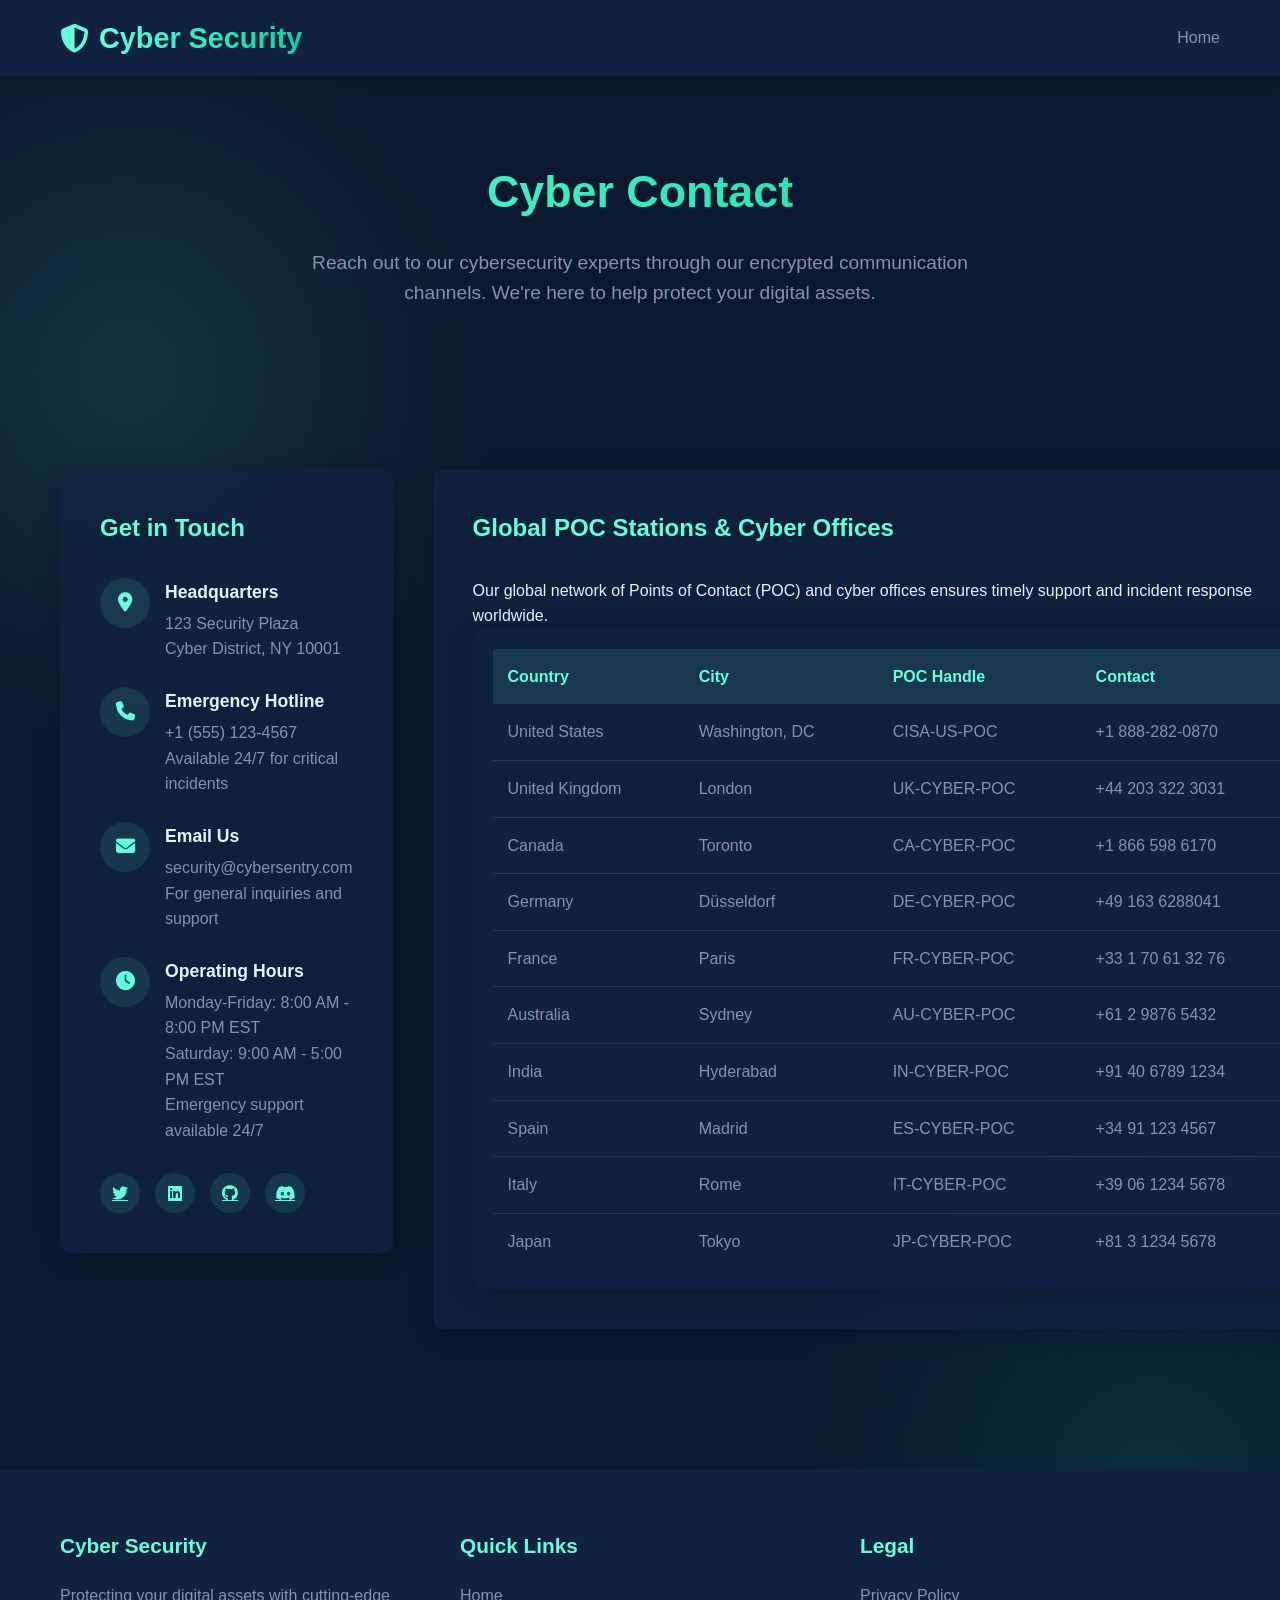
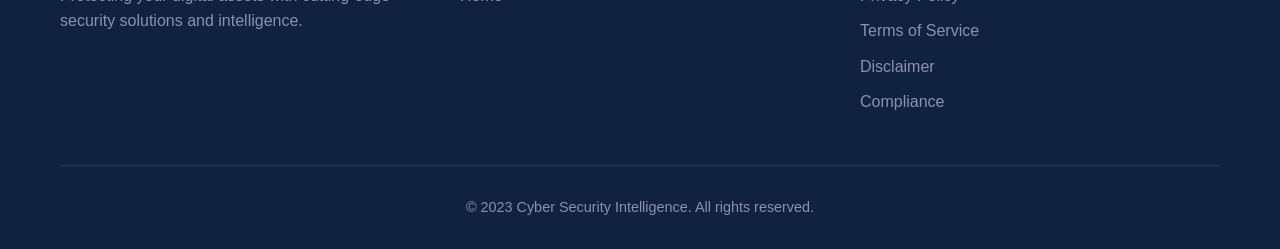
<file: contact.html>
<!DOCTYPE html>
<html lang="en">
<head>
    <meta charset="UTF-8">
    <meta name="viewport" content="width=device-width, initial-scale=1.0">
    <title>Contact Us - Cyber Security Intelligence</title>
    <link rel="stylesheet" href="https://cdnjs.cloudflare.com/ajax/libs/font-awesome/6.4.0/css/all.min.css">
    <style>
        :root { --primary: #0a192f; --secondary: #112240; --accent: #64ffda; --text-primary: #e6f1ff; --text-secondary: #8892b0; --danger: #ff6b6b; --warning: #ffd166; --success: #06d6a0; --card-bg: rgba(17, 34, 64, 0.8); } * { margin: 0; padding: 0; box-sizing: border-box; font-family: 'Segoe UI', Tahoma, Geneva, Verdana, sans-serif; } body { background-color: var(--primary); color: var(--text-primary); line-height: 1.6; background-image: radial-gradient(circle at 10% 20%, rgba(100, 255, 218, 0.1) 0%, transparent 20%), radial-gradient(circle at 90% 80%, rgba(6, 214, 160, 0.1) 0%, transparent 20%); } .container { width: 100%; max-width: 1200px; margin: 0 auto; padding: 0 20px; } /* Header Styles */ header { background-color: var(--secondary); padding: 15px 0; position: sticky; top: 0; z-index: 100; box-shadow: 0 4px 12px rgba(0, 0, 0, 0.2); backdrop-filter: blur(10px); } .header-content { display: flex; justify-content: space-between; align-items: center; } .logo { display: flex; align-items: center; gap: 10px; } .logo h1 { font-size: 1.8rem; background: linear-gradient(90deg, var(--accent), var(--success)); -webkit-background-clip: text; -webkit-text-fill-color: transparent; } .logo i { color: var(--accent); font-size: 1.8rem; } nav ul { display: flex; list-style: none; gap: 25px; } nav a { color: var(--text-secondary); text-decoration: none; font-weight: 500; transition: color 0.3s; position: relative; } nav a:hover { color: var(--accent); } nav a::after { content: ''; position: absolute; bottom: -5px; left: 0; width: 0; height: 2px; background-color: var(--accent); transition: width 0.3s; } nav a:hover::after { width: 100%; } /* Hero Section */ .contact-hero { padding: 80px 0 50px; text-align: center; } .contact-hero h2 { font-size: 2.8rem; margin-bottom: 20px; background: linear-gradient(90deg, var(--accent), var(--success)); -webkit-background-clip: text; -webkit-text-fill-color: transparent; } .contact-hero p { font-size: 1.2rem; color: var(--text-secondary); max-width: 700px; margin: 0 auto 40px; } /* Contact Section */ .contact-section { padding: 40px 0 80px; } .contact-container { display: grid; grid-template-columns: repeat(2, 1fr); gap: 40px; margin-top: 30px; } @media (max-width: 900px) { .contact-container { grid-template-columns: 1fr; } } .contact-info { background-color: var(--card-bg); border-radius: 10px; padding: 40px; box-shadow: 0 5px 25px rgba(0, 0, 0, 0.2); height: fit-content; } .contact-info h3 { font-size: 1.5rem; margin-bottom: 30px; color: var(--accent); } .info-item { display: flex; align-items: flex-start; margin-bottom: 25px; } .info-icon { width: 50px; height: 50px; border-radius: 50%; display: flex; align-items: center; justify-content: center; margin-right: 15px; background-color: rgba(100, 255, 218, 0.1); color: var(--accent); font-size: 1.2rem; flex-shrink: 0; } .info-content h4 { font-size: 1.1rem; margin-bottom: 5px; } .info-content p { color: var(--text-secondary); } .info-content a { color: var(--text-secondary); text-decoration: none; transition: color 0.3s; } .info-content a:hover { color: var(--accent); } .social-links { display: flex; gap: 15px; margin-top: 30px; } .social-links a { display: inline-flex; align-items: center; justify-content: center; width: 40px; height: 40px; border-radius: 50%; background-color: rgba(100, 255, 218, 0.1); color: var(--accent); transition: all 0.3s; } .social-links a:hover { background-color: var(--accent); color: var(--primary); transform: translateY(-3px); } /* Global Offices Section */ .global-offices { padding: 60px 0; margin-top: 40px; } .global-offices h3 { text-align: center; font-size: 1.8rem; margin-bottom: 40px; color: var(--accent); } .office-table-container { overflow-x: auto; background-color: var(--card-bg); border-radius: 10px; padding: 20px; box-shadow: 0 5px 25px rgba(0, 0, 0, 0.2); } .office-table { width: 100%; border-collapse: collapse; min-width: 800px; } .office-table th { background-color: rgba(100, 255, 218, 0.1); color: var(--accent); text-align: left; padding: 15px; font-weight: 600; } .office-table td { padding: 15px; border-bottom: 1px solid rgba(136, 146, 176, 0.2); color: var(--text-secondary); } .office-table tr:last-child td { border-bottom: none; } .office-table tr:hover { background-color: rgba(100, 255, 218, 0.05); } /* Footer */ footer { background-color: var(--secondary); padding: 60px 0 30px; margin-top: 60px; } .footer-content { display: grid; grid-template-columns: repeat(auto-fit, minmax(250px, 1fr)); gap: 40px; margin-bottom: 40px; } .footer-column h3 { font-size: 1.3rem; margin-bottom: 20px; color: var(--accent); } .footer-column ul { list-style: none; } .footer-column ul li { margin-bottom: 10px; } .footer-column a { color: var(--text-secondary); text-decoration: none; transition: color 0.3s; } .footer-column a:hover { color: var(--accent); } .copyright { text-align: center; padding-top: 30px; border-top: 1px solid rgba(136, 146, 176, 0.2); color: var(--text-secondary); font-size: 0.9rem; } /* Responsive Design */ @media (max-width: 768px) { .header-content { flex-direction: column; gap: 20px; } nav ul { gap: 15px; flex-wrap: wrap; justify-content: center; } .contact-hero h2 { font-size: 2.2rem; } .contact-hero p { font-size: 1rem; } .contact-info, .contact-form { padding: 25px; } }
        /* [Same styles as before - unchanged] */
        /* ... (Keep all your styles as they are) ... */
        /* Entire style section unchanged, so not repeated for brevity */
    </style>
</head>
<body>
    <!-- Header -->
    <header>
        <div class="container">
            <div class="header-content">
                <div class="logo">
                    <i class="fas fa-shield-alt"></i>
                    <h1>Cyber Security</h1>
                </div>
                <nav>
                    <ul>
                        <li><a href="main.html">Home</a></li>
                    </ul>
                </nav>
            </div>
        </div>
    </header>

    <!-- Hero Section -->
    <section class="contact-hero">
        <div class="container">
            <h2>Cyber Contact</h2>
            <p>Reach out to our cybersecurity experts through our encrypted communication channels. We're here to help protect your digital assets.</p>
        </div>
    </section>

    <!-- Contact Section -->
    <section class="contact-section">
        <div class="container">
            <div class="contact-container">
                <!-- Contact Information -->
                <div class="contact-info">
                    <h3>Get in Touch</h3>
                    
                    <div class="info-item">
                        <div class="info-icon">
                            <i class="fas fa-map-marker-alt"></i>
                        </div>
                        <div class="info-content">
                            <h4>Headquarters</h4>
                            <p>123 Security Plaza<br>Cyber District, NY 10001</p>
                        </div>
                    </div>
                    
                    <div class="info-item">
                        <div class="info-icon">
                            <i class="fas fa-phone"></i>
                        </div>
                        <div class="info-content">
                            <h4>Emergency Hotline</h4>
                            <p>+1 (555) 123-4567</p>
                            <p>Available 24/7 for critical incidents</p>
                        </div>
                    </div>
                    
                    <div class="info-item">
                        <div class="info-icon">
                            <i class="fas fa-envelope"></i>
                        </div>
                        <div class="info-content">
                            <h4>Email Us</h4>
                            <p><a href="mailto:security@cybersentry.com">security@cybersentry.com</a></p>
                            <p>For general inquiries and support</p>
                        </div>
                    </div>
                    
                    <div class="info-item">
                        <div class="info-icon">
                            <i class="fas fa-clock"></i>
                        </div>
                        <div class="info-content">
                            <h4>Operating Hours</h4>
                            <p>Monday-Friday: 8:00 AM - 8:00 PM EST<br>
                               Saturday: 9:00 AM - 5:00 PM EST<br>
                               Emergency support available 24/7</p>
                        </div>
                    </div>
                    
                    <div class="social-links">
                        <a href="#"><i class="fab fa-twitter"></i></a>
                        <a href="#"><i class="fab fa-linkedin"></i></a>
                        <a href="#"><i class="fab fa-github"></i></a>
                        <a href="#"><i class="fab fa-discord"></i></a>
                    </div>
                </div>
                
                <!-- Global Offices Section -->
                <div class="contact-info">
                    <h3>Global POC Stations & Cyber Offices</h3>
                    <p>Our global network of Points of Contact (POC) and cyber offices ensures timely support and incident response worldwide.</p>
                    
                    <div class="office-table-container">
                        <table class="office-table">
                            <thead>
                                <tr>
                                    <th>Country</th>
                                    <th>City</th>
                                    <th>POC Handle</th>
                                    <th>Contact</th>
                                </tr>
                            </thead>
                            <tbody>
                                <tr>
                                    <td>United States</td>
                                    <td>Washington, DC</td>
                                    <td>CISA-US-POC</td>
                                    <td>+1 888-282-0870</td>
                                </tr>
                                <tr>
                                    <td>United Kingdom</td>
                                    <td>London</td>
                                    <td>UK-CYBER-POC</td>
                                    <td>+44 203 322 3031</td>
                                </tr>
                                <tr>
                                    <td>Canada</td>
                                    <td>Toronto</td>
                                    <td>CA-CYBER-POC</td>
                                    <td>+1 866 598 6170</td>
                                </tr>
                                <tr>
                                    <td>Germany</td>
                                    <td>Düsseldorf</td>
                                    <td>DE-CYBER-POC</td>
                                    <td>+49 163 6288041</td>
                                </tr>
                                <tr>
                                    <td>France</td>
                                    <td>Paris</td>
                                    <td>FR-CYBER-POC</td>
                                    <td>+33 1 70 61 32 76</td>
                                </tr>
                                <tr>
                                    <td>Australia</td>
                                    <td>Sydney</td>
                                    <td>AU-CYBER-POC</td>
                                    <td>+61 2 9876 5432</td>
                                </tr>
                                <tr>
                                    <td>India</td>
                                    <td>Hyderabad</td>
                                    <td>IN-CYBER-POC</td>
                                    <td>+91 40 6789 1234</td>
                                </tr>
                                <tr>
                                    <td>Spain</td>
                                    <td>Madrid</td>
                                    <td>ES-CYBER-POC</td>
                                    <td>+34 91 123 4567</td>
                                </tr>
                                <tr>
                                    <td>Italy</td>
                                    <td>Rome</td>
                                    <td>IT-CYBER-POC</td>
                                    <td>+39 06 1234 5678</td>
                                </tr>
                                <tr>
                                    <td>Japan</td>
                                    <td>Tokyo</td>
                                    <td>JP-CYBER-POC</td>
                                    <td>+81 3 1234 5678</td>
                                </tr>
                            </tbody>
                        </table>
                    </div>
                </div>
            </div>
        </div>
    </section>

    <!-- Footer -->
    <footer>
        <div class="container">
            <div class="footer-content">
                <div class="footer-column">
                    <h3>Cyber Security</h3>
                    <p style="color: var(--text-secondary);">Protecting your digital assets with cutting-edge security solutions and intelligence.</p>
                </div>
                <div class="footer-column">
                    <h3>Quick Links</h3>
                    <ul>
                        <li><a href="main.html">Home</a></li>
                    </ul>
                </div>
                <div class="footer-column">
                    <h3>Legal</h3>
                    <ul>
                        <li><a href="#">Privacy Policy</a></li>
                        <li><a href="#">Terms of Service</a></li>
                        <li><a href="#">Disclaimer</a></li>
                        <li><a href="#">Compliance</a></li>
                    </ul>
                </div>
            </div>
            <div class="copyright">
                <p>&copy; 2023 Cyber Security Intelligence. All rights reserved.</p>
            </div>
        </div>
    </footer>
</body>
</html>
</file>
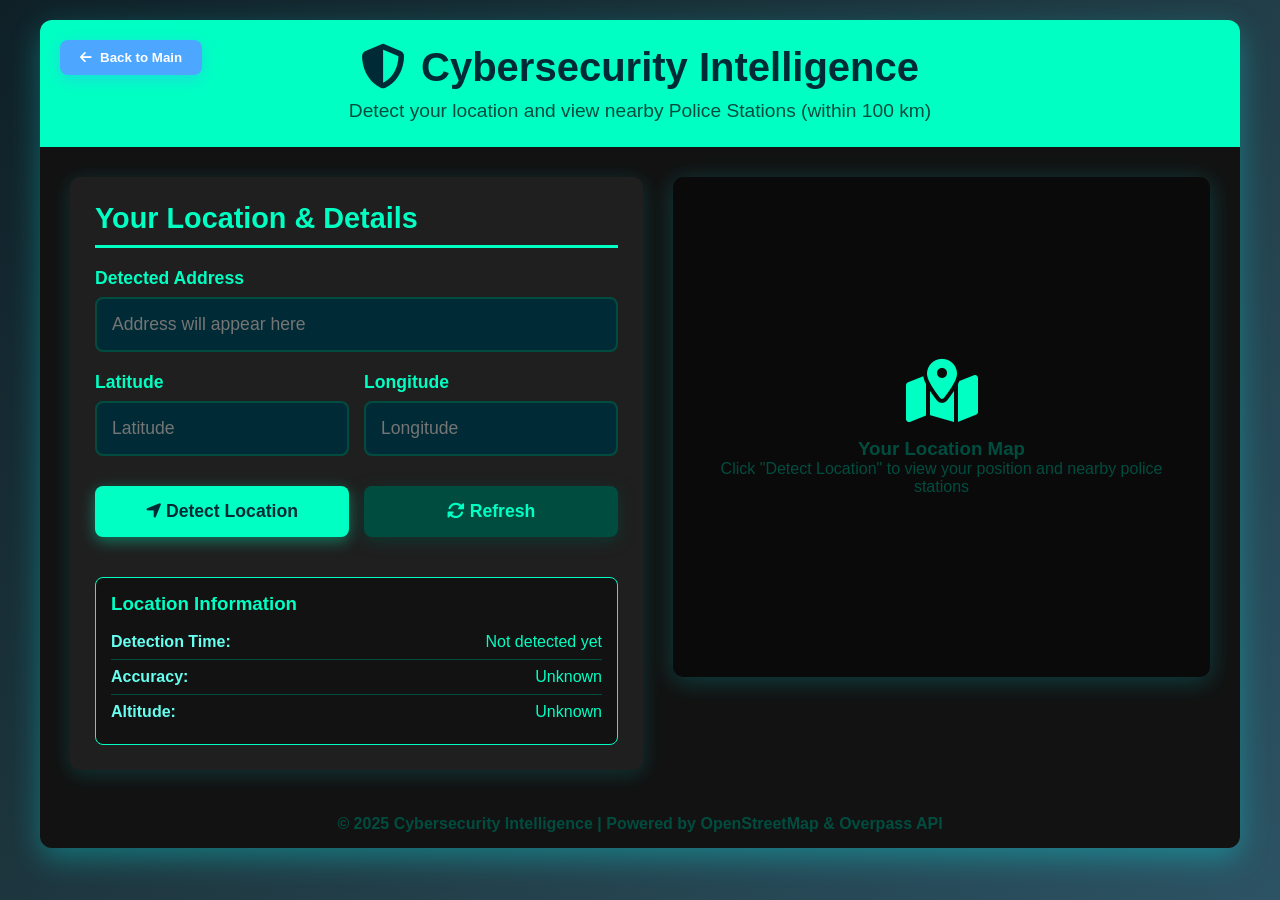
<file: cyberoffice.html>
<!DOCTYPE html>
<html lang="en">
<head>
  <meta charset="UTF-8" />
  <meta name="viewport" content="width=device-width, initial-scale=1" />
  <title>Cybersecurity Intelligence — Nearby Police Stations</title>
  <link
    href="https://cdnjs.cloudflare.com/ajax/libs/font-awesome/6.4.0/css/all.min.css"
    rel="stylesheet"
  />
  <style>
    * {
      margin: 0;
      padding: 0;
      box-sizing: border-box;
      font-family: 'Segoe UI', Tahoma, Geneva, Verdana, sans-serif;
    }
    body {
      background: linear-gradient(135deg, #0f2027, #203a43, #2c5364);
      color: #f0f0f0;
      min-height: 100vh;
      padding: 20px;
    }
    .container {
      max-width: 1200px;
      margin: 0 auto;
      background: #121212;
      border-radius: 12px;
      box-shadow: 0 10px 30px rgba(0, 255, 255, 0.3);
      overflow: hidden;
      position: relative;
    }
    header {
      background: #00ffc3;
      color: #002b36;
      padding: 25px 30px;
      text-align: center;
    }
    .logo {
      display: flex;
      align-items: center;
      justify-content: center;
      gap: 15px;
      margin-bottom: 10px;
    }
    .logo i {
      font-size: 2.8rem;
      color: #002b36;
    }
    .logo h1 {
      font-size: 2.5rem;
      font-weight: 700;
    }
    .tagline {
      font-size: 1.2rem;
      color: #004d40;
      max-width: 600px;
      margin: 0 auto;
    }
    .main-content {
      padding: 30px;
      display: grid;
      grid-template-columns: 1fr 1.5fr;
      gap: 30px;
    }
    @media (max-width: 768px) {
      .main-content {
        grid-template-columns: 1fr;
      }
    }
    .location-info {
      background: #1f1f1f;
      border-radius: 10px;
      padding: 25px;
      box-shadow: 0 4px 20px rgba(0, 255, 255, 0.15);
    }
    .section-title {
      color: #00ffc3;
      font-size: 1.8rem;
      margin-bottom: 20px;
      padding-bottom: 10px;
      border-bottom: 3px solid #00ffc3;
    }
    .location-form {
      display: flex;
      flex-direction: column;
      gap: 20px;
    }
    .form-group {
      display: flex;
      flex-direction: column;
      gap: 8px;
    }
    .form-group label {
      font-weight: 600;
      color: #00ffc3;
      font-size: 1.1rem;
    }
    .form-group input {
      padding: 15px;
      border: 2px solid #004d40;
      border-radius: 8px;
      font-size: 1.1rem;
      background: #002b36;
      color: #aaffff;
    }
    .form-group input:focus {
      border-color: #00ffc3;
      outline: none;
    }
    .location-actions {
      display: flex;
      gap: 15px;
      margin-top: 10px;
    }
    .btn {
      display: inline-block;
      background: #00ffc3;
      color: #002b36;
      padding: 15px 25px;
      border-radius: 8px;
      font-weight: 700;
      font-size: 1.1rem;
      cursor: pointer;
      border: none;
      flex: 1;
      transition: all 0.3s ease;
      box-shadow: 0 4px 15px rgba(0, 255, 195, 0.4);
      text-align: center;
    }
    .btn:hover {
      background: #00d9a6;
      box-shadow: 0 6px 20px rgba(0, 255, 195, 0.7);
      transform: translateY(-3px);
    }
    .btn-secondary {
      background: #004d40;
      color: #00ffc3;
      box-shadow: 0 4px 15px rgba(0, 77, 64, 0.5);
    }
    .btn-secondary:hover {
      background: #00735e;
      box-shadow: 0 6px 20px rgba(0, 115, 94, 0.8);
    }
    .map-container {
      height: 500px;
      border-radius: 10px;
      overflow: hidden;
      box-shadow: 0 4px 25px rgba(0, 255, 255, 0.2);
      background: #0a0a0a;
    }
    #map {
      width: 100%;
      height: 100%;
      border: none;
    }
    .map-placeholder {
      display: flex;
      flex-direction: column;
      align-items: center;
      justify-content: center;
      height: 100%;
      color: #004d40;
      text-align: center;
      padding: 20px;
    }
    .map-placeholder i {
      font-size: 4rem;
      margin-bottom: 15px;
      color: #00ffc3;
    }
    .status-message {
      padding: 12px;
      border-radius: 8px;
      margin-top: 15px;
      text-align: center;
      font-weight: 600;
      display: none;
    }
    .status-success {
      background: #004d40;
      color: #aaffff;
      border: 1px solid #00ffc3;
    }
    .status-error {
      background: #4a0000;
      color: #ffaaaa;
      border: 1px solid #ff0000;
    }
    .location-details {
      margin-top: 20px;
      padding: 15px;
      background: #121212;
      border-radius: 8px;
      border: 1px solid #00ffc3;
    }
    .location-details h3 {
      color: #00ffc3;
      margin-bottom: 10px;
    }
    .detail-item {
      display: flex;
      justify-content: space-between;
      padding: 8px 0;
      border-bottom: 1px solid #004d40;
    }
    .detail-item:last-child {
      border-bottom: none;
    }
    .detail-label {
      font-weight: 600;
      color: #66fff0;
    }
    .detail-value {
      color: #00ffc3;
    }
    .poi-list {
      margin-top: 15px;
      max-height: 200px;
      overflow-y: auto;
      border: 1px solid #004d40;
      border-radius: 8px;
      background: #0a0a0a;
    }
    .poi-list h4 {
      margin: 10px;
      color: #00ffc3;
    }
    .poi-item {
      padding: 10px;
      border-bottom: 1px solid #004d40;
      cursor: pointer;
      color: #66fff0;
    }
    .poi-item:hover {
      background: #004d40;
    }
    /* Back Button Styles */
    .back-btn {
      position: absolute;
      top: 20px;
      left: 20px;
      background: #4da6ff;
      color: white;
      padding: 10px 20px;
      border-radius: 8px;
      font-weight: 600;
      cursor: pointer;
      border: none;
      transition: all 0.3s ease;
      box-shadow: 0 4px 15px rgba(77, 166, 255, 0.4);
      z-index: 10;
      display: flex;
      align-items: center;
      gap: 8px;
    }
    .back-btn:hover {
      background: #3399ff;
      box-shadow: 0 6px 20px rgba(77, 166, 255, 0.7);
      transform: translateY(-2px);
    }
  </style>
</head>
<body>
  <div class="container">
    <button class="back-btn" onclick="goToMainPage()">
      <i class="fas fa-arrow-left"></i> Back to Main
    </button>
    
    <header>
      <div class="logo">
        <i class="fas fa-shield-alt"></i>
        <h1>Cybersecurity Intelligence</h1>
      </div>
      <p class="tagline">
        Detect your location and view nearby Police Stations (within 100 km)
      </p>
    </header>

    <div class="main-content">
      <div class="location-info">
        <h2 class="section-title">Your Location & Details</h2>

        <div class="location-form">
          <div class="form-group">
            <label for="location">Detected Address</label>
            <input
              type="text"
              id="location"
              name="location"
              readonly
              placeholder="Address will appear here"
            />
          </div>

          <div style="display: flex; gap: 15px;">
            <div class="form-group" style="flex:1;">
              <label for="latitude">Latitude</label>
              <input
                type="text"
                id="latitude"
                name="latitude"
                readonly
                placeholder="Latitude"
              />
            </div>
            <div class="form-group" style="flex:1;">
              <label for="longitude">Longitude</label>
              <input
                type="text"
                id="longitude"
                name="longitude"
                readonly
                placeholder="Longitude"
              />
            </div>
          </div>

          <div class="location-actions">
            <button class="btn" onclick="detectLocation()">
              <i class="fas fa-location-arrow"></i> Detect Location
            </button>
            <button class="btn btn-secondary" onclick="refreshLocation()">
              <i class="fas fa-sync-alt"></i> Refresh
            </button>
          </div>

          <div id="status-message" class="status-message"></div>

          <div class="location-details">
            <h3>Location Information</h3>
            <div class="detail-item">
              <span class="detail-label">Detection Time:</span>
              <span id="detection-time" class="detail-value">Not detected yet</span>
            </div>
            <div class="detail-item">
              <span class="detail-label">Accuracy:</span>
              <span id="accuracy" class="detail-value">Unknown</span>
            </div>
            <div class="detail-item">
              <span class="detail-label">Altitude:</span>
              <span id="altitude" class="detail-value">Unknown</span>
            </div>
          </div>

          <div class="poi-list" id="poi-list" style="display:none;">
            <h4>Nearby Police Stations (within 100 km)</h4>
            <div id="poi-items"></div>
          </div>
        </div>
      </div>

      <div class="map-container">
        <div id="map" class="map-placeholder">
          <i class="fas fa-map-marked-alt"></i>
          <h3>Your Location Map</h3>
          <p>Click "Detect Location" to view your position and nearby police stations</p>
        </div>
      </div>
    </div>

    <footer style="text-align:center; padding:15px; color:#004d40; font-weight:600;">
      <p>© 2025 Cybersecurity Intelligence | Powered by OpenStreetMap & Overpass API</p>
    </footer>
  </div>

  <script>
    let currentLocation = null;

    function goToMainPage() {
      // Replace with your main page URL or navigation logic
      window.location.href = "main.html"; // Change this to your main page URL
      // Alternatively, you can use history.back() to go to the previous page
      // history.back();
    }

    function showStatus(message, isError = false) {
      const statusElement = document.getElementById('status-message');
      statusElement.textContent = message;
      statusElement.className = isError
        ? 'status-message status-error'
        : 'status-message status-success';
      statusElement.style.display = 'block';
      if (!isError) {
        setTimeout(() => {
          statusElement.style.display = 'none';
        }, 6000);
      }
    }

    function detectLocation() {
      if (!navigator.geolocation) {
        showStatus('Geolocation not supported by your browser.', true);
        return;
      }
      showStatus('Detecting your location...', false);

      const mapDiv = document.getElementById('map');
      mapDiv.innerHTML = `
        <div class="map-placeholder">
          <i class="fas fa-spinner fa-spin"></i>
          <h3>Detecting your location...</h3>
        </div>
      `;

      navigator.geolocation.getCurrentPosition(
        async (position) => {
          const lat = position.coords.latitude;
          const lng = position.coords.longitude;
          const accuracy = position.coords.accuracy;
          const altitude = position.coords.altitude;
          const timestamp = new Date(position.timestamp);

          document.getElementById('latitude').value = lat.toFixed(6);
          document.getElementById('longitude').value = lng.toFixed(6);
          document.getElementById('accuracy').textContent = accuracy.toFixed(1) + ' meters';
          document.getElementById('altitude').textContent = altitude != null ? altitude.toFixed(1) + ' meters' : 'Not available';
          document.getElementById('detection-time').textContent = timestamp.toLocaleString();

          let address = `Lat: ${lat.toFixed(6)}, Lon: ${lng.toFixed(6)}`;
          try {
            const res = await fetch(
              `https://nominatim.openstreetmap.org/reverse?format=jsonv2&lat=${lat}&lon=${lng}&accept-language=en`
            );
            const data = await res.json();
            if (data.display_name) {
              address = data.display_name;
            }
          } catch (err) {
            console.warn('Reverse geocode error:', err);
          }
          document.getElementById('location').value = address;

          showStatus('Location detected successfully!', false);

          loadMapAndPoliceStations(lat, lng);
        },
        (error) => {
          let msg = 'Unknown error';
          switch (error.code) {
            case error.PERMISSION_DENIED:
              msg = 'Permission denied. Please allow location access.';
              break;
            case error.POSITION_UNAVAILABLE:
              msg = 'Position unavailable.';
              break;
            case error.TIMEOUT:
              msg = 'Request timed out.';
              break;
          }
          showStatus(msg, true);
          document.getElementById('map').innerHTML = `
            <div class="map-placeholder">
              <i class="fas fa-exclamation-triangle"></i>
              <h3>Location Detection Failed</h3>
              <p>${msg}</p>
            </div>
          `;
        },
        { enableHighAccuracy: true, timeout: 15000, maximumAge: 0 }
      );
    }

    function refreshLocation() {
      currentLocation = null;
      document.getElementById('location').value = '';
      document.getElementById('latitude').value = '';
      document.getElementById('longitude').value = '';
      document.getElementById('accuracy').textContent = 'Unknown';
      document.getElementById('altitude').textContent = 'Unknown';
      document.getElementById('detection-time').textContent = 'Not detected yet';

      document.getElementById('map').innerHTML = `
        <div class="map-placeholder">
          <i class="fas fa-map-marked-alt"></i>
          <h3>Your Location Map</h3>
          <p>Click "Detect Location" to view your position and nearby police stations</p>
        </div>
      `;

      document.getElementById('poi-list').style.display = 'none';
      showStatus('Reset done.', false);
    }

    // Load Leaflet CSS & JS if not loaded
    function loadLeafletAssets() {
      return new Promise((resolve) => {
        if (window.L) {
          resolve();
          return;
        }
        const leafletCSS = document.createElement('link');
        leafletCSS.rel = 'stylesheet';
        leafletCSS.href = 'https://unpkg.com/leaflet@1.9.3/dist/leaflet.css';
        document.head.appendChild(leafletCSS);

        const leafletJS = document.createElement('script');
        leafletJS.src = 'https://unpkg.com/leaflet@1.9.3/dist/leaflet.js';
        leafletJS.onload = () => resolve();
        document.body.appendChild(leafletJS);
      });
    }

    async function loadMapAndPoliceStations(lat, lng) {
      const mapDiv = document.getElementById('map');
      const radius = 100000;  // 100 km

      const overpassQuery = `
        [out:json][timeout:25];
        (
          node(around:${radius},${lat},${lng})[amenity=police];
          way(around:${radius},${lat},${lng})[amenity=police];
          relation(around:${radius},${lat},${lng})[amenity=police];
        );
        out center;
      `;

      try {
        const resp = await fetch('https://overpass-api.de/api/interpreter', {
          method: 'POST',
          body: overpassQuery
        });
        const data = await resp.json();

        const poiItemsDiv = document.getElementById('poi-items');
        const poiListDiv = document.getElementById('poi-list');
        poiItemsDiv.innerHTML = '';

        if (!data.elements || data.elements.length === 0) {
          poiItemsDiv.innerHTML = '<p>No Police Stations found within 100 km.</p>';
          poiListDiv.style.display = 'block';
        } else {
          poiListDiv.style.display = 'block';

          await loadLeafletAssets();

          mapDiv.innerHTML = '<div id="leaflet-map" style="width: 100%; height: 100%; border-radius: 10px;"></div>';
          const map = L.map('leaflet-map').setView([lat, lng], 10);

          L.tileLayer('https://{s}.tile.openstreetmap.org/{z}/{x}/{y}.png', {
            maxZoom: 18,
            attribution: '&copy; OpenStreetMap contributors',
          }).addTo(map);

          // Marker for user's location
          const userIcon = L.icon({
            iconUrl: 'https://cdn-icons-png.flaticon.com/512/64/64113.png',
            iconSize: [30, 30],
            iconAnchor: [15, 30],
            popupAnchor: [0, -30],
          });
          L.marker([lat, lng], { icon: userIcon }).addTo(map).bindPopup('Your Location').openPopup();

          function getCoords(el) {
            if (el.type === 'node') {
              return [el.lat, el.lon];
            } else if ((el.type === 'way' || el.type === 'relation') && el.center) {
              return [el.center.lat, el.center.lon];
            }
            return null;
          }

          data.elements.forEach((el) => {
            const coords = getCoords(el);
            if (!coords) return;

            const tags = el.tags || {};
            const name = tags.name || 'Unnamed Police Station';
            const marker = L.marker(coords).addTo(map);
            marker.bindPopup(`<b>${name}</b><br>Type: Police Station`);

            const poiItem = document.createElement('div');
            poiItem.classList.add('poi-item');
            poiItem.textContent = name;
            poiItem.onclick = () => {
              map.setView(coords, 14);
              marker.openPopup();
            };
            poiItemsDiv.appendChild(poiItem);
          });
        }
      } catch (error) {
        console.error('Error fetching police stations:', error);
        const poiItemsDiv = document.getElementById('poi-items');
        const poiListDiv = document.getElementById('poi-list');
        poiItemsDiv.innerHTML = '<p>Error loading police stations.</p>';
        poiListDiv.style.display = 'block';
      }
    }

    // Optional: auto detect on load
    window.addEventListener('DOMContentLoaded', () => {
      // you can auto-detect if desired:
      // detectLocation();
    });
  </script>
</body>
</html>
</file>
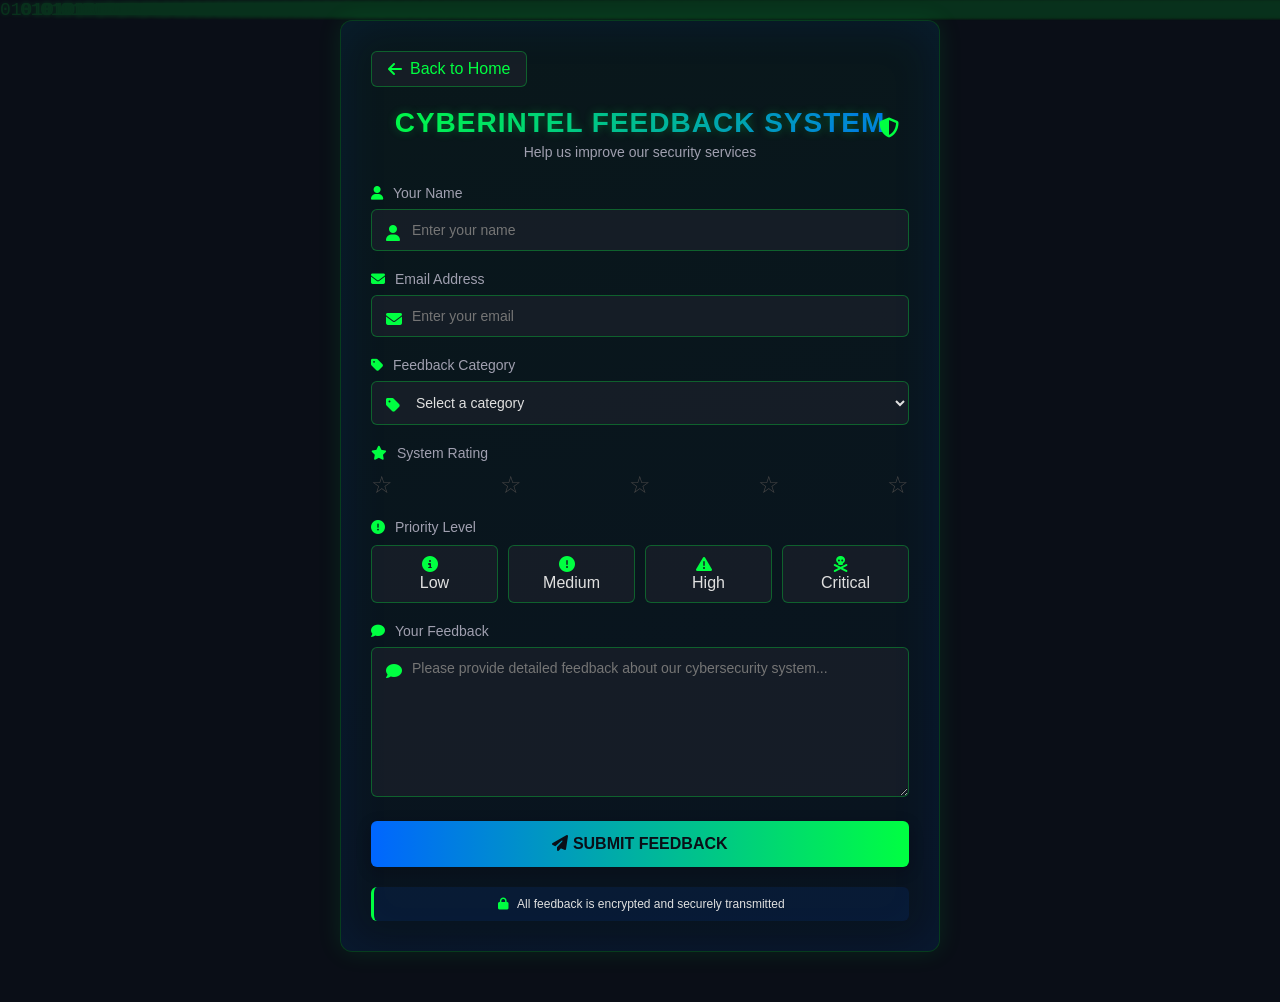
<file: feedback.html>
<!DOCTYPE html>
<html lang="en">
<head>
  <meta charset="UTF-8">
  <meta name="viewport" content="width=device-width, initial-scale=1.0">
  <title>CyberIntel - Feedback System</title>
  <link rel="stylesheet" href="https://cdnjs.cloudflare.com/ajax/libs/font-awesome/6.4.0/css/all.min.css">
  <style>
    * {
      margin: 0;
      padding: 0;
      box-sizing: border-box;
      font-family: 'Segoe UI', Tahoma, Geneva, Verdana, sans-serif;
    }
    
    body {
      background: #0a0e17;
      min-height: 100vh;
      display: flex;
      flex-direction: column;
      justify-content: center;
      align-items: center;
      color: #e0e0e0;
      padding: 20px;
    }
    
    /* Animated binary background */
    .binary-bg {
      position: fixed;
      top: 0;
      left: 0;
      width: 100%;
      height: 100%;
      z-index: -1;
      opacity: 0.15;
      overflow: hidden;
    }
    
    .binary-code {
      position: absolute;
      color: #00ff41;
      font-family: 'Courier New', monospace;
      font-size: 18px;
      animation: fall 15s linear infinite;
      text-shadow: 0 0 5px #00ff41;
      user-select: none;
    }
    
    @keyframes fall {
      from { transform: translateY(-100px); }
      to { transform: translateY(100vh); }
    }
    
    /* Main container */
    .cyber-container {
      background: rgba(10, 14, 23, 0.85);
      backdrop-filter: blur(10px);
      border-radius: 12px;
      border: 1px solid rgba(0, 255, 65, 0.2);
      box-shadow: 0 0 25px rgba(0, 255, 65, 0.1),
                  0 0 50px rgba(0, 100, 255, 0.1) inset;
      padding: 30px;
      width: 100%;
      max-width: 600px;
      position: relative;
      overflow: hidden;
      z-index: 1;
      margin-bottom: 30px;
    }
    
    .cyber-container::before {
      content: '';
      position: absolute;
      top: -50%;
      left: -50%;
      width: 200%;
      height: 200%;
      background: linear-gradient(
        to bottom right,
        rgba(0, 255, 65, 0.05),
        rgba(0, 100, 255, 0.05)
      );
      transform: rotate(45deg);
      z-index: -1;
    }
    
    /* Header styles */
    .header {
      text-align: center;
      margin-bottom: 25px;
      position: relative;
    }
    
    .header h2 {
      font-size: 28px;
      margin-bottom: 5px;
      background: linear-gradient(90deg, #00ff41, #0066ff);
      -webkit-background-clip: text;
      -webkit-text-fill-color: transparent;
      text-shadow: 0 0 10px rgba(0, 255, 65, 0.3);
      letter-spacing: 1px;
    }
    
    .header p {
      font-size: 14px;
      color: #a0a0b0;
    }
    
    .security-badge {
      position: absolute;
      top: 10px;
      right: 10px;
      color: #00ff41;
      font-size: 20px;
      animation: pulse 2s infinite;
    }
    
    @keyframes pulse {
      0% { opacity: 0.7; }
      50% { opacity: 1; }
      100% { opacity: 0.7; }
    }
    
    /* Form elements */
    .input-group {
      margin-bottom: 20px;
      position: relative;
    }
    
    .input-group label {
      display: block;
      margin-bottom: 8px;
      font-size: 14px;
      color: #a0a0b0;
      display: flex;
      align-items: center;
    }
    
    .input-group i {
      margin-right: 10px;
      color: #00ff41;
    }
    
    .input-group input, .input-group select, .input-group textarea {
      width: 100%;
      padding: 12px 15px 12px 40px;
      background: rgba(30, 35, 45, 0.6);
      border: 1px solid rgba(0, 255, 65, 0.3);
      border-radius: 6px;
      color: #e0e0e0;
      font-size: 14px;
      transition: all 0.3s;
    }
    
    .input-group textarea {
      min-height: 150px;
      resize: vertical;
    }
    
    .input-group input:focus, .input-group select:focus, .input-group textarea:focus {
      outline: none;
      border-color: #0066ff;
      box-shadow: 0 0 10px rgba(0, 102, 255, 0.5);
    }
    
    .input-icon {
      position: absolute;
      left: 15px;
      top: 40px;
      color: #00ff41;
    }
    
    /* Rating system */
    .rating-group {
      margin-bottom: 20px;
    }
    
    .rating-group label {
      display: block;
      margin-bottom: 8px;
      font-size: 14px;
      color: #a0a0b0;
      display: flex;
      align-items: center;
    }
    
    .rating-group i {
      margin-right: 10px;
      color: #00ff41;
    }
    
    .rating-stars {
      display: flex;
      justify-content: space-between;
      margin-top: 10px;
    }
    
    .star {
      cursor: pointer;
      font-size: 24px;
      color: #444;
      transition: color 0.3s, transform 0.3s;
    }
    
    .star:hover, .star.active {
      color: #ffc107;
      transform: scale(1.2);
    }
    
    /* Priority selection */
    .priority-group {
      margin-bottom: 20px;
    }
    
    .priority-group label {
      display: block;
      margin-bottom: 8px;
      font-size: 14px;
      color: #a0a0b0;
      display: flex;
      align-items: center;
    }
    
    .priority-group i {
      margin-right: 10px;
      color: #00ff41;
    }
    
    .priority-options {
      display: flex;
      gap: 10px;
      margin-top: 10px;
    }
    
    .priority-option {
      flex: 1;
      text-align: center;
      padding: 10px;
      border-radius: 6px;
      cursor: pointer;
      transition: all 0.3s;
      background: rgba(30, 35, 45, 0.6);
      border: 1px solid rgba(0, 255, 65, 0.3);
    }
    
    .priority-option:hover, .priority-option.selected {
      transform: translateY(-2px);
      box-shadow: 0 5px 15px rgba(0, 0, 0, 0.2);
    }
    
    .priority-option.low:hover, .priority-option.low.selected {
      border-color: #00ff41;
      box-shadow: 0 0 10px rgba(0, 255, 65, 0.5);
    }
    
    .priority-option.medium:hover, .priority-option.medium.selected {
      border-color: #ff9800;
      box-shadow: 0 0 10px rgba(255, 152, 0, 0.5);
    }
    
    .priority-option.high:hover, .priority-option.high.selected {
      border-color: #f44336;
      box-shadow: 0 0 10px rgba(244, 67, 54, 0.5);
    }
    
    .priority-option.critical:hover, .priority-option.critical.selected {
      border-color: #d50000;
      box-shadow: 0 0 10px rgba(213, 0, 0, 0.5);
    }
    
    button {
      width: 100%;
      padding: 14px;
      background: linear-gradient(90deg, #0066ff, #00ff41);
      border: none;
      border-radius: 6px;
      color: #0a0e17;
      font-size: 16px;
      font-weight: bold;
      cursor: pointer;
      transition: all 0.3s;
      box-shadow: 0 4px 15px rgba(0, 0, 0, 0.2);
      position: relative;
      overflow: hidden;
    }
    
    button::before {
      content: '';
      position: absolute;
      top: 0;
      left: -100%;
      width: 100%;
      height: 100%;
      background: linear-gradient(90deg, transparent, rgba(255, 255, 255, 0.2), transparent);
      transition: 0.5s;
    }
    
    button:hover::before {
      left: 100%;
    }
    
    button:hover {
      box-shadow: 0 6px 20px rgba(0, 102, 255, 0.4);
      transform: translateY(-2px);
    }
    
    .encryption-note {
      text-align: center;
      margin-top: 20px;
      padding: 10px;
      background: rgba(0, 102, 255, 0.1);
      border-radius: 6px;
      font-size: 12px;
      border-left: 3px solid #00ff41;
    }
    
    .encryption-note i {
      color: #00ff41;
      margin-right: 5px;
    }
    
    .thank-you-message {
      text-align: center;
      padding: 20px;
      display: none;
    }
    
    .thank-you-message i {
      font-size: 48px;
      color: #00ff41;
      margin-bottom: 15px;
    }
    
    .thank-you-message h3 {
      font-size: 24px;
      margin-bottom: 10px;
      color: #00ff41;
    }
    
    .thank-you-message p {
      font-size: 16px;
      color: #a0a0b0;
    }
    
    /* Back button styles */
    .back-button {
      display: inline-flex;
      align-items: center;
      margin-bottom: 20px;
      color: #00ff41;
      text-decoration: none;
      font-weight: 500;
      transition: all 0.3s ease;
      cursor: pointer;
      padding: 8px 16px;
      border-radius: 6px;
      background: rgba(30, 35, 45, 0.6);
      border: 1px solid rgba(0, 255, 65, 0.3);
    }
    
    .back-button:hover {
      color: #00b3ff;
      border-color: #00b3ff;
      box-shadow: 0 0 10px rgba(0, 179, 255, 0.5);
      transform: translateY(-2px);
    }
    
    .back-button i {
      margin-right: 8px;
      transition: transform 0.3s;
    }
    
    .back-button:hover i {
      transform: translateX(-3px);
    }
    
    @media (max-width: 768px) {
      .priority-options {
        flex-direction: column;
      }
      
      .rating-stars {
        justify-content: space-around;
      }
    }
    
    @media (max-width: 480px) {
      .cyber-container {
        padding: 20px;
      }
      
      .header h2 {
        font-size: 24px;
      }
      
      .back-button {
        padding: 6px 12px;
        font-size: 14px;
      }
    }
  </style>
</head>
<body>
  <!-- Animated binary background -->
  <div class="binary-bg" id="binaryBackground"></div>
  
  <div class="cyber-container">
    <!-- Back Button -->
    <a href="main.html" class="back-button">
      <i class="fas fa-arrow-left"></i> Back to Home
    </a>
    
    <div class="header">
      <div class="security-badge">
        <i class="fas fa-shield-alt"></i>
      </div>
      <h2>CYBERINTEL FEEDBACK SYSTEM</h2>
      <p>Help us improve our security services</p>
    </div>
    
    <form method="POST" action="feedback.php" id="feedbackForm">
      <div class="input-group">
        <label><i class="fas fa-user"></i> Your Name</label>
        <i class="fas fa-user input-icon"></i>
        <input type="text" id="name" name="name" placeholder="Enter your name" required>
      </div>
      
      <div class="input-group">
        <label><i class="fas fa-envelope"></i> Email Address</label>
        <i class="fas fa-envelope input-icon"></i>
        <input type="email" id="email" name="email" placeholder="Enter your email" required>
      </div>
      
      <div class="input-group">
        <label><i class="fas fa-tag"></i> Feedback Category</label>
        <i class="fas fa-tag input-icon"></i>
        <select id="category" name="category" required>
          <option value="">Select a category</option>
          <option value="suggestion">Suggestion</option>
          <option value="bug">Bug Report</option>
          <option value="complaint">Complaint</option>
          <option value="praise">Praise</option>
          <option value="feature">Feature Request</option>
          <option value="other">Other</option>
        </select>
      </div>
      
      <div class="rating-group">
        <label><i class="fas fa-star"></i> System Rating</label>
        <div class="rating-stars">
          <span class="star" data-value="1">☆</span>
          <span class="star" data-value="2">☆</span>
          <span class="star" data-value="3">☆</span>
          <span class="star" data-value="4">☆</span>
          <span class="star" data-value="5">☆</span>
        </div>
        <input type="hidden" id="rating" name="rating" value="0">
      </div>
      
      <div class="priority-group">
        <label><i class="fas fa-exclamation-circle"></i> Priority Level</label>
        <div class="priority-options">
          <div class="priority-option low" data-value="low">
            <i class="fas fa-info-circle"></i>
            <div>Low</div>
          </div>
          <div class="priority-option medium" data-value="medium">
            <i class="fas fa-exclamation-circle"></i>
            <div>Medium</div>
          </div>
          <div class="priority-option high" data-value="high">
            <i class="fas fa-exclamation-triangle"></i>
            <div>High</div>
          </div>
          <div class="priority-option critical" data-value="critical">
            <i class="fas fa-skull-crossbones"></i>
            <div>Critical</div>
          </div>
        </div>
        <input type="hidden" id="priority" name="priority" value="">
      </div>
      
      <div class="input-group">
        <label><i class="fas fa-comment"></i> Your Feedback</label>
        <i class="fas fa-comment input-icon"></i>
        <textarea id="message" name="message" placeholder="Please provide detailed feedback about our cybersecurity system..." required></textarea>
      </div>
      
      <button type="submit"><i class="fas fa-paper-plane"></i> SUBMIT FEEDBACK</button>
    </form>
    
    <div class="thank-you-message" id="thankYouMessage">
      <i class="fas fa-check-circle"></i>
      <h3>Thank You For Your Feedback!</h3>
      <p>Your input helps us improve our cybersecurity services. We appreciate your contribution to making our system more secure.</p>
    </div>
    
    <div class="encryption-note">
      <i class="fas fa-lock"></i> All feedback is encrypted and securely transmitted
    </div>
  </div>
    
  <script>
    // Create animated binary background
    function createBinaryBackground() {
      const container = document.getElementById('binaryBackground');
      const characters = '01010101010101010101010101010101010101010101010101010101010101010101';
      const windowWidth = window.innerWidth;
      const columns = Math.floor(windowWidth / 20);
      
      for (let i = 0; i < columns; i++) {
        const binary = document.createElement('div');
        binary.className = 'binary-code';
        binary.textContent = characters;
        binary.style.left = (i * 20) + 'px';
        binary.style.animationDelay = (Math.random() * 15) + 's';
        binary.style.animationDuration = (10 + Math.random() * 10) + 's';
        container.appendChild(binary);
      }
    }
    
    // Star rating functionality
    const stars = document.querySelectorAll('.star');
    const ratingInput = document.getElementById('rating');
    
    stars.forEach(star => {
      star.addEventListener('click', () => {
        const value = parseInt(star.getAttribute('data-value'));
        ratingInput.value = value;
        
        stars.forEach(s => {
          const sValue = parseInt(s.getAttribute('data-value'));
          if (sValue <= value) {
            s.classList.add('active');
            s.textContent = '★';
          } else {
            s.classList.remove('active');
            s.textContent = '☆';
          }
        });
      });
    });
    
    // Priority selection functionality
    const priorityOptions = document.querySelectorAll('.priority-option');
    const priorityInput = document.getElementById('priority');
    
    priorityOptions.forEach(option => {
      option.addEventListener('click', () => {
        priorityOptions.forEach(o => o.classList.remove('selected'));
        option.classList.add('selected');
        priorityInput.value = option.getAttribute('data-value');
      });
    });
    
    // Form submission
    document.getElementById('feedbackForm').addEventListener('submit', function(e) {
      e.preventDefault();
      
      // In a real application, you would send the data to a server here
      // For this example, we'll just show the thank you message
      
      this.style.display = 'none';
      document.getElementById('thankYouMessage').style.display = 'block';
    });
    
    // Initialize the binary background
    createBinaryBackground();
  </script>
</body>
</html>
</file>
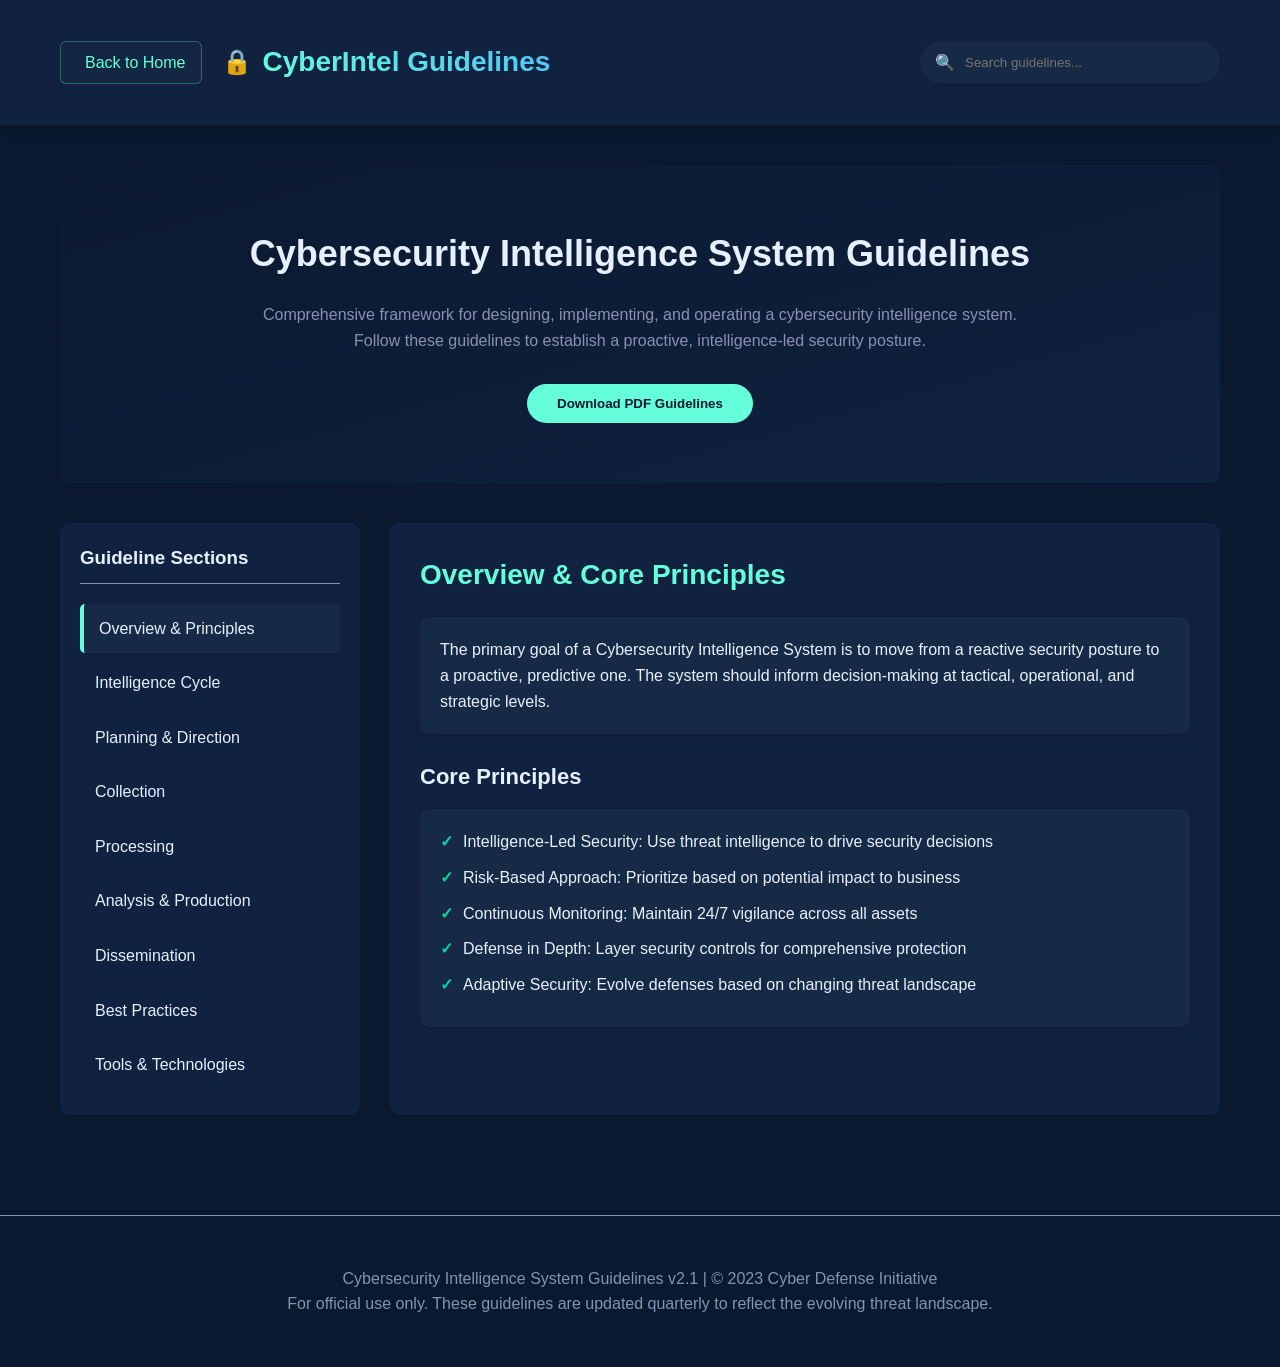
<file: guid.html>
<!DOCTYPE html>
<html lang="en">
<head>
    <meta charset="UTF-8">
    <meta name="viewport" content="width=device-width, initial-scale=1.0">
    <title>Cybersecurity Intelligence System Guidelines</title>
    <style>
        :root {
            --primary-color: #0a192f;
            --secondary-color: #112240;
            --accent-color: #64ffda;
            --text-color: #e6f1ff;
            --text-muted: #8892b0;
            --card-bg: #172a45;
            --danger-color: #ff6b6b;
            --warning-color: #ffd166;
            --success-color: #06d6a0;
        }
        
        * {
            margin: 0;
            padding: 0;
            box-sizing: border-box;
            font-family: 'Segoe UI', Tahoma, Geneva, Verdana, sans-serif;
        }
        
        body {
            background-color: var(--primary-color);
            color: var(--text-color);
            line-height: 1.6;
        }
        
        .container {
            max-width: 1200px;
            margin: 0 auto;
            padding: 20px;
        }
        
        header {
            background-color: var(--secondary-color);
            padding: 20px 0;
            box-shadow: 0 4px 12px rgba(0, 0, 0, 0.1);
            position: sticky;
            top: 0;
            z-index: 100;
        }
        
        .header-content {
            display: flex;
            justify-content: space-between;
            align-items: center;
        }
        
        .logo {
            display: flex;
            align-items: center;
            gap: 10px;
        }
        
        .logo-icon {
            color: var(--accent-color);
            font-size: 24px;
        }
        
        h1 {
            font-size: 28px;
            background: linear-gradient(45deg, var(--accent-color), #4fc3f7);
            -webkit-background-clip: text;
            background-clip: text;
            color: transparent;
            margin: 0;
        }
        
        .search-box {
            display: flex;
            align-items: center;
            background: var(--card-bg);
            border-radius: 30px;
            padding: 8px 15px;
            width: 300px;
        }
        
        .search-box input {
            background: transparent;
            border: none;
            color: var(--text-color);
            width: 100%;
            outline: none;
            padding: 5px;
        }
        
        .search-icon {
            color: var(--text-muted);
            margin-right: 5px;
        }
        
        /* Back Button Styles */
        .back-button {
            display: inline-flex;
            align-items: center;
            margin-right: 20px;
            color: var(--accent-color);
            text-decoration: none;
            font-weight: 500;
            transition: all 0.3s ease;
            cursor: pointer;
            padding: 8px 16px;
            border-radius: 6px;
            background: rgba(23, 42, 69, 0.6);
            border: 1px solid rgba(100, 255, 218, 0.3);
        }
        
        .back-button:hover {
            color: #4fc3f7;
            border-color: #4fc3f7;
            box-shadow: 0 0 10px rgba(79, 195, 247, 0.5);
            transform: translateY(-2px);
        }
        
        .back-button i {
            margin-right: 8px;
            transition: transform 0.3s;
        }
        
        .back-button:hover i {
            transform: translateX(-3px);
        }
        
        .header-left {
            display: flex;
            align-items: center;
        }
        
        .hero {
            text-align: center;
            padding: 60px 0;
            background: linear-gradient(to bottom right, var(--primary-color), var(--secondary-color));
            border-radius: 10px;
            margin: 20px 0;
        }
        
        .hero h2 {
            font-size: 36px;
            margin-bottom: 20px;
        }
        
        .hero p {
            color: var(--text-muted);
            max-width: 800px;
            margin: 0 auto 30px;
        }
        
        .btn {
            background-color: var(--accent-color);
            color: var(--primary-color);
            border: none;
            padding: 12px 30px;
            border-radius: 30px;
            font-weight: bold;
            cursor: pointer;
            transition: all 0.3s ease;
        }
        
        .btn:hover {
            transform: translateY(-3px);
            box-shadow: 0 10px 20px rgba(100, 255, 218, 0.3);
        }
        
        .guidelines-container {
            display: grid;
            grid-template-columns: 300px 1fr;
            gap: 30px;
            margin: 40px 0;
        }
        
        .sidebar {
            background-color: var(--secondary-color);
            border-radius: 10px;
            padding: 20px;
            position: sticky;
            top: 100px;
            height: fit-content;
            max-height: calc(100vh - 140px);
            overflow-y: auto;
        }
        
        .sidebar h3 {
            margin-bottom: 20px;
            padding-bottom: 10px;
            border-bottom: 1px solid var(--text-muted);
        }
        
        .nav-item {
            padding: 12px 15px;
            border-radius: 5px;
            margin-bottom: 5px;
            cursor: pointer;
            transition: all 0.2s ease;
        }
        
        .nav-item:hover {
            background-color: var(--card-bg);
        }
        
        .nav-item.active {
            background-color: var(--card-bg);
            border-left: 4px solid var(--accent-color);
        }
        
        .content {
            background-color: var(--secondary-color);
            border-radius: 10px;
            padding: 30px;
        }
        
        .section {
            margin-bottom: 40px;
            display: none;
        }
        
        .section.active {
            display: block;
            animation: fadeIn 0.5s ease;
        }
        
        @keyframes fadeIn {
            from { opacity: 0; transform: translateY(20px); }
            to { opacity: 1; transform: translateY(0); }
        }
        
        .section h2 {
            font-size: 28px;
            margin-bottom: 20px;
            color: var(--accent-color);
        }
        
        .section h3 {
            font-size: 22px;
            margin: 25px 0 15px;
            color: var(--text-color);
        }
        
        .card {
            background-color: var(--card-bg);
            border-radius: 10px;
            padding: 20px;
            margin-bottom: 20px;
            box-shadow: 0 5px 15px rgba(0, 0, 0, 0.1);
        }
        
        .phase-card {
            border-left: 4px solid var(--accent-color);
        }
        
        .checklist {
            list-style-type: none;
        }
        
        .checklist li {
            margin-bottom: 10px;
            display: flex;
            align-items: flex-start;
        }
        
        .checklist li:before {
            content: "✓";
            color: var(--success-color);
            font-weight: bold;
            margin-right: 10px;
        }
        
        footer {
            text-align: center;
            padding: 30px 0;
            color: var(--text-muted);
            border-top: 1px solid var(--text-muted);
            margin-top: 40px;
        }
        
        @media (max-width: 900px) {
            .guidelines-container {
                grid-template-columns: 1fr;
            }
            
            .sidebar {
                position: relative;
                top: 0;
                max-height: none;
            }
            
            .header-content {
                flex-direction: column;
                gap: 15px;
            }
            
            .search-box {
                width: 100%;
            }
            
            .header-left {
                width: 100%;
                justify-content: space-between;
            }
        }
    </style>
</head>
<body>
    <header>
        <div class="container header-content">
            <div class="header-left">
                <a href="main.html" class="back-button">
                    <i class="fas fa-arrow-left"></i> Back to Home
                </a>
                <div class="logo">
                    <span class="logo-icon">🔒</span>
                    <h1>CyberIntel Guidelines</h1>
                </div>
            </div>
            
            <div class="search-box">
                <span class="search-icon">🔍</span>
                <input type="text" placeholder="Search guidelines..." id="searchInput">
            </div>
        </div>
    </header>

    <div class="container">
        <div class="hero">
            <h2>Cybersecurity Intelligence System Guidelines</h2>
            <p>Comprehensive framework for designing, implementing, and operating a cybersecurity intelligence system. Follow these guidelines to establish a proactive, intelligence-led security posture.</p>
            <button class="btn" id="downloadBtn">Download PDF Guidelines</button>
        </div>

        <div class="guidelines-container">
            <div class="sidebar">
                <h3>Guideline Sections</h3>
                <div class="nav-item active" data-target="overview">Overview & Principles</div>
                <div class="nav-item" data-target="intelligence-cycle">Intelligence Cycle</div>
                <div class="nav-item" data-target="planning">Planning & Direction</div>
                <div class="nav-item" data-target="collection">Collection</div>
                <div class="nav-item" data-target="processing">Processing</div>
                <div class="nav-item" data-target="analysis">Analysis & Production</div>
                <div class="nav-item" data-target="dissemination">Dissemination</div>
                <div class="nav-item" data-target="best-practices">Best Practices</div>
                <div class="nav-item" data-target="tools">Tools & Technologies</div>
            </div>

            <div class="content">
                <div class="section active" id="overview">
                    <h2>Overview & Core Principles</h2>
                    <div class="card">
                        <p>The primary goal of a Cybersecurity Intelligence System is to move from a reactive security posture to a proactive, predictive one. The system should inform decision-making at tactical, operational, and strategic levels.</p>
                    </div>
                    
                    <h3>Core Principles</h3>
                    <div class="card">
                        <ul class="checklist">
                            <li>Intelligence-Led Security: Use threat intelligence to drive security decisions</li>
                            <li>Risk-Based Approach: Prioritize based on potential impact to business</li>
                            <li>Continuous Monitoring: Maintain 24/7 vigilance across all assets</li>
                            <li>Defense in Depth: Layer security controls for comprehensive protection</li>
                            <li>Adaptive Security: Evolve defenses based on changing threat landscape</li>
                        </ul>
                    </div>
                </div>

                <div class="section" id="intelligence-cycle">
                    <h2>The Intelligence Cycle</h2>
                    <div class="card phase-card">
                        <p>A mature Cyber Threat Intelligence (CTI) program follows a continuous cycle:</p>
                    </div>
                    
                    <h3>Phase 1: Planning & Direction</h3>
                    <div class="card">
                        <p>Define intelligence requirements based on organizational needs and threat landscape.</p>
                    </div>
                    
                    <h3>Phase 2: Collection</h3>
                    <div class="card">
                        <p>Gather relevant data from internal and external sources based on planning phase requirements.</p>
                    </div>
                    
                    <h3>Phase 3: Processing</h3>
                    <div class="card">
                        <p>Transform collected data into a usable format through normalization, enrichment, and filtering.</p>
                    </div>
                    
                    <h3>Phase 4: Analysis & Production</h3>
                    <div class="card">
                        <p>Analyze processed information to produce actionable intelligence for stakeholders.</p>
                    </div>
                    
                    <h3>Phase 5: Dissemination</h3>
                    <div class="card">
                        <p>Deliver intelligence to appropriate consumers in timely and usable formats.</p>
                    </div>
                </div>

                <div class="section" id="planning">
                    <h2>Planning & Direction</h2>
                    <div class="card">
                        <h3>Define Requirements</h3>
                        <p>Start with the "why." What questions are you trying to answer?</p>
                        <ul class="checklist">
                            <li>Tactical: "What IOCs are associated with threat actor X?"</li>
                            <li>Operational: "What are the TTPs of ransomware group Y targeting our sector?"</li>
                            <li>Strategic: "What are the emerging geopolitical risks to our industry?"</li>
                        </ul>
                    </div>
                    
                    <div class="card">
                        <h3>Identify Stakeholders</h3>
                        <p>Determine who consumes the intelligence:</p>
                        <ul class="checklist">
                            <li>SOC analysts: Need real-time tactical intelligence</li>
                            <li>Incident responders: Require detailed technical context</li>
                            <li>CISO/Management: Need strategic overviews and risk assessments</li>
                            <li>Board of Directors: Require high-level business impact analysis</li>
                        </ul>
                    </div>
                    
                    <div class="card">
                        <h3>Set Priorities</h3>
                        <p>Align intelligence requirements with business risks and available resources:</p>
                        <ul class="checklist">
                            <li>Conduct risk assessment to identify critical assets</li>
                            <li>Evaluate existing capabilities and gaps</li>
                            <li>Develop a phased implementation plan</li>
                            <li>Establish metrics for measuring effectiveness</li>
                        </ul>
                    </div>
                </div>

                <div class="section" id="collection">
                    <h2>Collection Guidelines</h2>
                    <div class="card">
                        <h3>Diversify Sources</h3>
                        <p>Do not rely on a single feed. Use a blend of internal and external sources:</p>
                        
                        <h4>Internal Sources</h4>
                        <ul class="checklist">
                            <li>Logs from EDR, Firewalls, DNS, Proxies</li>
                            <li>Past incident reports and analysis</li>
                            <li>Internal malware analysis results</li>
                            <li>Network flow data and netflow analysis</li>
                        </ul>
                        
                        <h4>External Sources</h4>
                        <ul class="checklist">
                            <li>Open Source (OSINT): Public threat reports, vendor blogs</li>
                            <li>Commercial Feeds: Paid subscriptions for curated IOCs</li>
                            <li>Information Sharing & Analysis Centers (ISACs/ISAOs)</li>
                            <li>Dark Web Monitoring: For stolen credentials and planned attacks</li>
                        </ul>
                    </div>
                    
                    <div class="card">
                        <h3>Establish Collection Standards</h3>
                        <p>Define what data to collect, how frequently, and in what format:</p>
                        <ul class="checklist">
                            <li>Specify collection intervals for each data source</li>
                            <li>Standardize on formats like STIX/TAXII for threat intelligence</li>
                            <li>Define data retention policies based on regulatory requirements</li>
                            <li>Establish data classification and handling procedures</li>
                        </ul>
                    </div>
                </div>

                <div class="section" id="processing">
                    <h2>Processing Guidelines</h2>
                    <div class="card">
                        <h3>Normalize Data</h3>
                        <p>Convert collected data from various formats into a standardized, usable format:</p>
                        <ul class="checklist">
                            <li>Use common formats like JSON, CSV, STIX 2.x</li>
                            <li>Establish consistent naming conventions</li>
                            <li>Map different data schemas to a common model</li>
                            <li>Handle timezone conversion to UTC consistently</li>
                        </ul>
                    </div>
                    
                    <div class="card">
                        <h3>Deduplicate & Filter</h3>
                        <p>Remove noise and irrelevant data to improve signal-to-noise ratio:</p>
                        <ul class="checklist">
                            <li>Remove duplicate IOCs and events</li>
                            <li>Filter out irrelevant data based on your environment</li>
                            <li>Apply whitelists for known good entities</li>
                            <li>Implement confidence scoring for incoming intelligence</li>
                        </ul>
                    </div>
                    
                    <div class="card">
                        <h3>Enrich Data</h3>
                        <p>Add context to raw indicators to make them more actionable:</p>
                        <ul class="checklist">
                            <li>Add geolocation data to IP addresses</li>
                            <li>Include WHOIS data for domain information</li>
                            <li>Add reputation scores from multiple sources</li>
                            <li>Correlate with vulnerability databases</li>
                        </ul>
                    </div>
                    
                    <div class="card">
                        <h3>Store Efficiently</h3>
                        <p>Use appropriate technologies for storing processed intelligence:</p>
                        <ul class="checklist">
                            <li>Use a Threat Intelligence Platform (TIP) for structured storage</li>
                            <li>Implement appropriate database technologies (SQL, NoSQL)</li>
                            <li>Establish data archiving procedures</li>
                            <li>Ensure encryption of data at rest and in transit</li>
                        </ul>
                    </div>
                </div>

                <div class="section" id="analysis">
                    <h2>Analysis & Production</h2>
                    <div class="card">
                        <h3>Analytical Techniques</h3>
                        <p>Apply various analytical approaches to produce actionable intelligence:</p>
                        <ul class="checklist">
                            <li>Indicator Analysis: Evaluate IOCs for relevance and credibility</li>
                            <li>Campaign Analysis: Identify related activity across time</li>
                            <li>Trend Analysis: Spot patterns and emerging threats</li>
                            <li>Threat Actor Analysis: Understand motivations and capabilities</li>
                        </ul>
                    </div>
                    
                    <div class="card">
                        <h3>Production Formats</h3>
                        <p>Create intelligence products tailored to different audiences:</p>
                        <ul class="checklist">
                            <li>Technical Reports: Detailed analysis for security practitioners</li>
                            <li>Executive Summaries: High-level overviews for management</li>
                            <li>Threat Briefs: Concise updates on specific threats</li>
                            <li>Indicators of Compromise (IOCs): Machine-readable threat data</li>
                        </ul>
                    </div>
                </div>

                <div class="section" id="dissemination">
                    <h2>Dissemination Guidelines</h2>
                    <div class="card">
                        <h3>Tailor Delivery</h3>
                        <p>Customize intelligence delivery based on consumer needs:</p>
                        <ul class="checklist">
                            <li>Real-time alerts for critical threats</li>
                            <li>Daily digest reports for ongoing awareness</li>
                            <li>Weekly briefings for trend analysis</li>
                            <li>Monthly executive summaries for strategic decision-making</li>
                        </ul>
                    </div>
                    
                    <div class="card">
                        <h3>Delivery Channels</h3>
                        <p>Use appropriate channels for different types of intelligence:</p>
                        <ul class="checklist">
                            <li>SIEM integration for automated alerting</li>
                            <li>Email alerts for time-sensitive information</li>
                            <li>Secure portals for detailed intelligence products</li>
                            <li>Briefings and presentations for complex analysis</li>
                        </ul>
                    </div>
                </div>

                <div class="section" id="best-practices">
                    <h2>Best Practices</h2>
                    <div class="card">
                        <h3>Program Management</h3>
                        <ul class="checklist">
                            <li>Establish clear governance and oversight</li>
                            <li>Define roles and responsibilities</li>
                            <li>Develop and maintain standard operating procedures</li>
                            <li>Regularly review and update intelligence requirements</li>
                        </ul>
                    </div>
                    
                    <div class="card">
                        <h3>Quality Assurance</h3>
                        <ul class="checklist">
                            <li>Validate sources for reliability and accuracy</li>
                            <li>Implement peer review for analytical products</li>
                            <li>Measure and report on intelligence effectiveness</li>
                            <li>Continuously refine processes based on feedback</li>
                        </ul>
                    </div>
                    
                    <div class="card">
                        <h3>Legal and Ethical Considerations</h3>
                        <ul class="checklist">
                            <li>Ensure compliance with privacy regulations</li>
                            <li>Establish rules for appropriate use of intelligence</li>
                            <li>Respect terms of service for data sources</li>
                            <li>Maintain transparency about collection practices</li>
                        </ul>
                    </div>
                </div>

                <div class="section" id="tools">
                    <h2>Tools & Technologies</h2>
                    <div class="card">
                        <h3>Collection Tools</h3>
                        <ul class="checklist">
                            <li>SIEM systems for log aggregation</li>
                            <li>Threat intelligence platforms (TIPs)</li>
                            <li>OSINT collection frameworks</li>
                            <li>API integrations with commercial feeds</li>
                        </ul>
                    </div>
                    
                    <div class="card">
                        <h3>Analysis Tools</h3>
                        <ul class="checklist">
                            <li>Malware analysis sandboxes</li>
                            <li>Network analysis tools</li>
                            <li>Data visualization platforms</li>
                            <li>Collaborative analysis environments</li>
                        </ul>
                    </div>
                    
                    <div class="card">
                        <h3>Dissemination Tools</h3>
                        <ul class="checklist">
                            <li>Secure communication platforms</li>
                            <li>Reporting and dashboard systems</li>
                            <li>Integration with security orchestration</li>
                            <li>Case management systems</li>
                        </ul>
                    </div>
                </div>
            </div>
        </div>
    </div>

    <footer>
        <div class="container">
            <p>Cybersecurity Intelligence System Guidelines v2.1 | © 2023 Cyber Defense Initiative</p>
            <p>For official use only. These guidelines are updated quarterly to reflect the evolving threat landscape.</p>
        </div>
    </footer>

    <script>
        document.addEventListener('DOMContentLoaded', function() {
            // Navigation functionality
            const navItems = document.querySelectorAll('.nav-item');
            const sections = document.querySelectorAll('.section');
            
            navItems.forEach(item => {
                item.addEventListener('click', function() {
                    const target = this.getAttribute('data-target');
                    
                    // Update active nav item
                    navItems.forEach(nav => nav.classList.remove('active'));
                    this.classList.add('active');
                    
                    // Show corresponding section
                    sections.forEach(section => {
                        section.classList.remove('active');
                        if (section.id === target) {
                            section.classList.add('active');
                        }
                    });
                });
            });
            
            // Search functionality
            const searchInput = document.getElementById('searchInput');
            searchInput.addEventListener('keyup', function() {
                const searchTerm = this.value.toLowerCase();
                
                sections.forEach(section => {
                    const sectionText = section.textContent.toLowerCase();
                    if (sectionText.includes(searchTerm)) {
                        section.style.display = 'block';
                    } else {
                        section.style.display = 'none';
                    }
                });
            });
            
            // Download button functionality
            const downloadBtn = document.getElementById('downloadBtn');
            downloadBtn.addEventListener('click', function() {
                alert('Downloading cybersecurity intelligence guidelines PDF...');
                // In a real implementation, this would trigger a file download
            });
            
            // Smooth scrolling for anchor links
            document.querySelectorAll('a[href^="#"]').forEach(anchor => {
                anchor.addEventListener('click', function(e) {
                    e.preventDefault();
                    document.querySelector(this.getAttribute('href')).scrollIntoView({
                        behavior: 'smooth'
                    });
                });
            });
        });
    </script>
</body>
</html>
</file>
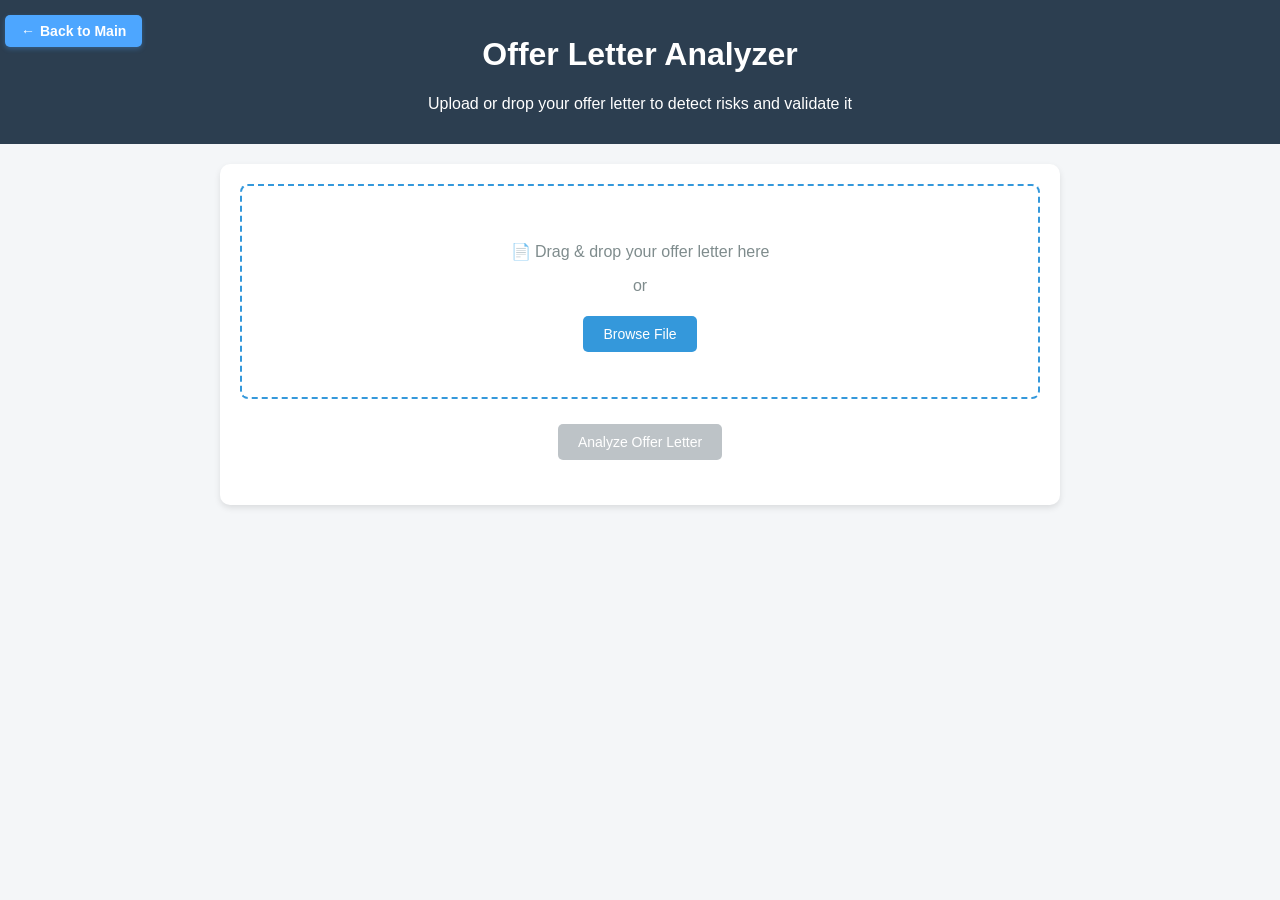
<file: job.html>
<!DOCTYPE html>
<html lang="en">
<head>
  <meta charset="UTF-8">
  <title>Offer Letter Analyzer</title>
  <style>
    body {
      font-family: Arial, sans-serif;
      background: #f4f6f8;
      margin: 0;
      padding: 0;
      display: flex;
      flex-direction: column;
      align-items: center;
      min-height: 100vh;
    }

    header {
      background: #2c3e50;
      color: #fff;
      width: 100%;
      padding: 15px;
      text-align: center;
      position: relative;
    }

    .container {
      margin: 20px auto;
      max-width: 800px;
      width: 90%;
      background: #fff;
      padding: 20px;
      border-radius: 10px;
      box-shadow: 0 3px 6px rgba(0,0,0,0.1);
    }

    .drop-zone {
      border: 2px dashed #3498db;
      border-radius: 8px;
      padding: 40px;
      text-align: center;
      color: #7f8c8d;
      margin-bottom: 20px;
      transition: background 0.2s;
    }
    .drop-zone.dragover {
      background: #ecf9ff;
      border-color: #2980b9;
    }

    .buttons {
      text-align: center;
      margin-bottom: 20px;
    }
    button {
      background: #3498db;
      border: none;
      color: #fff;
      padding: 10px 20px;
      border-radius: 5px;
      margin: 5px;
      cursor: pointer;
      font-size: 14px;
      transition: background 0.2s;
    }
    button:hover { background: #2980b9; }
    button:disabled { background: #bdc3c7; cursor: not-allowed; }

    #fileName {
      text-align: center;
      margin: 10px 0;
      font-style: italic;
      color: #34495e;
    }

    #loading {
      display: none;
      text-align: center;
      margin: 20px 0;
      font-weight: bold;
      color: #f39c12;
    }

    #results {
      margin-top: 20px;
    }
    .error-message {
      border-left: 4px solid #e74c3c;
      padding: 10px;
      background: #fdecea;
    }
    .strict-validation {
      border-left: 4px solid #f39c12;
      padding: 10px;
      background: #fff6e5;
    }

    /* Back Button Styles */
    .back-btn {
      position: absolute;
      top: 15px;
      left: 20px;
      background: #4da6ff;
      color: white;
      padding: 8px 16px;
      border-radius: 5px;
      font-weight: 600;
      cursor: pointer;
      border: none;
      transition: all 0.3s ease;
      box-shadow: 0 2px 5px rgba(77, 166, 255, 0.3);
      z-index: 10;
      display: flex;
      align-items: center;
      gap: 5px;
      text-decoration: none;
      font-size: 14px;
    }
    .back-btn:hover {
      background: #3399ff;
      box-shadow: 0 4px 8px rgba(77, 166, 255, 0.5);
      transform: translateY(-1px);
    }
  </style>
</head>
<body>
  <header>
    <a href="main.html" class="back-btn">
      <span>←</span> Back to Main
    </a>
    <h1>Offer Letter Analyzer</h1>
    <p>Upload or drop your offer letter to detect risks and validate it</p>
  </header>

  <div class="container">
    <div id="dropZone" class="drop-zone">
      <p>📄 Drag & drop your offer letter here</p>
      <p>or</p>
      <button id="browseBtn">Browse File</button>
      <input type="file" id="fileInput" accept=".txt,.pdf,.doc,.docx" style="display:none;">
    </div>

    <div id="fileName"></div>

    <div class="buttons">
      <button id="analyzeBtn" disabled>Analyze Offer Letter</button>
    </div>

    <div id="loading">⏳ Analyzing offer letter...</div>
    <div id="results"></div>
  </div>

  <script>
    document.addEventListener('DOMContentLoaded', function () {
      const dropZone = document.getElementById('dropZone');
      const fileInput = document.getElementById('fileInput');
      const browseBtn = document.getElementById('browseBtn');
      const analyzeBtn = document.getElementById('analyzeBtn');
      const resultsDiv = document.getElementById('results');
      const loadingDiv = document.getElementById('loading');
      const fileNameDiv = document.getElementById('fileName');

      let selectedFile = null;

      // === Market salary data ===
      const marketSalaries = {
        'software engineer': { min: 80000, max: 160000, avg: 110000 },
        'data scientist': { min: 90000, max: 170000, avg: 125000 },
        'product manager': { min: 95000, max: 180000, avg: 135000 },
        'marketing specialist': { min: 50000, max: 90000, avg: 65000 },
        'sales representative': { min: 45000, max: 85000, avg: 60000 },
        'customer support': { min: 35000, max: 65000, avg: 45000 },
        'graphic designer': { min: 40000, max: 80000, avg: 55000 },
        'project manager': { min: 70000, max: 130000, avg: 95000 }
      };

      // === Required keywords ===
      const requiredOfferLetterKeywords = [
        'salary', 'position', 'title', 'offer', 'employment',
        'compensation', 'job', 'role', 'company'
      ];

      // === Strict validation patterns ===
      const strictOfferLetterPatterns = [
        {
          name: "Salary Mention",
          pattern: /(\$|£|€)\s*\d+[,.]?\d*\s*(per year|annually|yearly|monthly|per month)/i,
          required: true
        },
        {
          name: "Position/Title",
          pattern: /(position|title|role)\s*(of|as)?\s*:?\s*["']?[A-Za-z\s]+["']?/i,
          required: true
        },
        {
          name: "Offer Statement",
          pattern: /(pleased|delighted|happy|excited)\s+to\s+(offer|extend)/i,
          required: true
        },
        {
          name: "Start Date",
          pattern: /(start|begin|commence|joining)\s+(date|on|from)\s*\w+\s+\d{1,2},?\s*\d{4}/i,
          required: false
        },
        {
          name: "Company Name",
          pattern: /(at|with|join)\s+[A-Z][A-Za-z\s&.,]+(Inc|LLC|Corp|Company|Ltd)/i,
          required: false
        }
      ];

      // === Risk patterns ===
      const patterns = [
        {
          name: "Vague Termination Clause",
          pattern: /\b(terminate|termination|dismiss|fire|let go).{0,40}\b(at will|without cause|company'?s discretion|sole discretion)\b/i,
          risk: "high"
        },
        {
          name: "Non-Compete Agreement",
          pattern: /\b(non[-\s]?compete|restrictive covenant|cannot work for competitor|competing business)\b.*?\b(\d{1,2}|twelve|eighteen|24|thirty[-\s]?six)\s*(month|months|year|years)\b/i,
          risk: "medium"
        },
        {
          name: "Intellectual Property Claims",
          pattern: /\b(intellectual property|ip|invention|patent|copyright)\b.*?\b(assign|transfer|belong to|property of|owned by).{0,40}\b(company|employer)\b/i,
          risk: "medium"
        },
        {
          name: "Salary Below Market Average",
          pattern: /\$(\d{1,3}(?:,\d{3})*(?:\.\d{2})?)/,
          risk: "variable"
        },
        {
          name: "Unclear Bonus Structure",
          pattern: /\b(bonus|incentive|commission).*?\b(discretion|determine|decide|subject to|may|if applicable)\b/i,
          risk: "medium"
        },
        {
          name: "Benefits Missing",
          pattern: /\b(health insurance|medical|dental|vision|401k|retirement|pension|vacation|pto|paid time off)\b/i,
          risk: "low",
          inverse: true
        },
        {
          name: "At-Will Employment",
          pattern: /\b(at[-\s]?will|employment at will|at the will|terminate at any time)\b/i,
          risk: "low"
        },
        {
          name: "Confidentiality Clause",
          pattern: /\b(confidential|proprietary|trade secret|nda|non[-\s]?disclosure)\b/i,
          risk: "low"
        },
        {
          name: "Vague Job Responsibilities",
          pattern: /\b(other duties|as assigned|as needed|as required|additional responsibilities)\b/i,
          risk: "medium"
        }
      ];

      // === File Handling ===
      browseBtn.addEventListener('click', () => fileInput.click());
      fileInput.addEventListener('change', handleFileSelection);

      dropZone.addEventListener('dragover', (e) => {
        e.preventDefault();
        dropZone.classList.add('dragover');
      });

      dropZone.addEventListener('dragleave', () => dropZone.classList.remove('dragover'));

      dropZone.addEventListener('drop', (e) => {
        e.preventDefault();
        dropZone.classList.remove('dragover');

        if (e.dataTransfer.files.length) {
          fileInput.files = e.dataTransfer.files;
          handleFileSelection();
        }
      });

      analyzeBtn.addEventListener('click', function () {
        if (!selectedFile) {
          alert('Please upload an offer letter file first.');
          return;
        }

        loadingDiv.style.display = 'block';
        analyzeBtn.disabled = true;

        readFileContent(selectedFile)
          .then(content => {
            const validation = validateOfferLetter(content);

            if (!validation.isValid) {
              loadingDiv.style.display = 'none';
              analyzeBtn.disabled = false;
              showValidationResults(validation);
              return;
            }

            analyzeOfferLetter(content);
            loadingDiv.style.display = 'none';
            analyzeBtn.disabled = false;
          })
          .catch(error => {
            console.error('Error reading file:', error);
            loadingDiv.style.display = 'none';
            analyzeBtn.disabled = false;
            showError("Error reading the file. Please try again with a different file.");
          });
      });

      function handleFileSelection() {
        if (fileInput.files.length > 0) {
          selectedFile = fileInput.files[0];
          fileNameDiv.textContent = selectedFile.name;
          analyzeBtn.disabled = false;
        }
      }

      function readFileContent(file) {
        return new Promise((resolve, reject) => {
          if (file.type === 'text/plain') {
            const reader = new FileReader();
            reader.onload = e => resolve(e.target.result);
            reader.onerror = reject;
            reader.readAsText(file);
          } else {
            // Simulated extraction for PDFs/DOCX
            setTimeout(() => {
              const simulatedContent = generateOfferLetterContent(file.name);
              resolve(simulatedContent);
            }, 500);
          }
        });
      }

      function generateOfferLetterContent(filename) {
        const position = extractPositionFromFileName(filename);
        const salary = Math.floor(Math.random() * 50000) + 70000;
        const startDate = new Date(Date.now() + 14 * 24 * 60 * 60 * 1000).toLocaleDateString();

        return `
          OFFER OF EMPLOYMENT
          Dear Candidate,
          We are pleased to extend to you this offer of employment for the position of ${position} at Our Company Inc.
          Your starting salary will be $${salary} per year, payable in accordance with our standard payroll practices.
          Your employment is scheduled to begin on ${startDate}.
          Sincerely,
          Hiring Manager
          Our Company Inc.
        `;
      }

      function extractPositionFromFileName(filename) {
        const positions = Object.keys(marketSalaries);
        const filenameLower = filename.toLowerCase();
        for (const position of positions) {
          if (filenameLower.includes(position)) return position;
        }
        return positions[Math.floor(Math.random() * positions.length)];
      }

      function validateOfferLetter(text) {
        let requiredCount = 0;
        let foundCount = 0;

        const results = strictOfferLetterPatterns.map(pattern => {
          const isFound = pattern.pattern.test(text);
          if (pattern.required) {
            requiredCount++;
            if (isFound) foundCount++;
          }
          return { ...pattern, found: isFound };
        });

        const keywordResults = requiredOfferLetterKeywords.map(keyword => {
          const regex = new RegExp(`\\b${keyword}\\b`, 'i');
          return { keyword, found: regex.test(text) };
        });

        const foundKeywords = keywordResults.filter(k => k.found).length;
        const isValid = foundCount >= requiredCount && foundKeywords >= Math.floor(requiredOfferLetterKeywords.length * 0.8);

        return { isValid, results, keywordResults, requiredCount, foundCount, foundKeywords };
      }

      function showValidationResults(validation) {
        resultsDiv.innerHTML = `
          <div class="strict-validation">
            <h3>⚠ This document does not appear to be an offer letter</h3>
            <p>Found only ${validation.foundKeywords} of ${requiredOfferLetterKeywords.length} required keywords.</p>
          </div>
        `;
      }

      function showError(message) {
        resultsDiv.innerHTML = `<div class="error-message"><h3>Error</h3><p>${message}</p></div>`;
      }

      function analyzeOfferLetter(text) {
        let riskScore = 0, maxRiskScore = 0;
        let extractedSalary = null, extractedPosition = null;
        const detectedPatterns = [];

        const salaryMatch = text.match(/\$(\d{1,3}(?:,\d{3})*(?:\.\d{2})?)/);
        if (salaryMatch) extractedSalary = parseFloat(salaryMatch[1].replace(/,/g, ''));

        for (const position of Object.keys(marketSalaries)) {
          if (new RegExp(`\\b${position}\\b`, 'i').test(text)) {
            extractedPosition = position;
            break;
          }
        }

        patterns.forEach(pattern => {
          const hasPattern = pattern.pattern.test(text);
          if ((!pattern.inverse && hasPattern) || (pattern.inverse && !hasPattern)) {
            let risk = 0;
            if (pattern.risk === 'high') risk = 3;
            else if (pattern.risk === 'medium') risk = 2;
            else if (pattern.risk === 'low') risk = 1;
            else if (pattern.risk === 'variable' && pattern.name === "Salary Below Market Average" && extractedSalary && extractedPosition) {
              const avg = marketSalaries[extractedPosition].avg;
              const ratio = extractedSalary / avg;
              if (ratio < 0.7) risk = 3;
              else if (ratio < 0.9) risk = 2;
            }

            if (risk > 0) {
              riskScore += risk;
              maxRiskScore += 3;
              detectedPatterns.push({ ...pattern, riskValue: risk });
            }
          }
        });

        const riskPercent = maxRiskScore ? (riskScore / maxRiskScore) * 100 : 0;
        displayResults(riskPercent, detectedPatterns, extractedSalary, extractedPosition);
      }

      function displayResults(riskPercent, patterns, salary, position) {
        let riskLevel = "Low Risk", riskColor = "#27ae60";
        if (riskPercent >= 70) { riskLevel = "High Risk"; riskColor = "#e74c3c"; }
        else if (riskPercent >= 30) { riskLevel = "Medium Risk"; riskColor = "#f39c12"; }

        resultsDiv.innerHTML = `
          <div style="border-left: 4px solid ${riskColor}; padding: 10px;">
            <h3 style="color:${riskColor};">${riskLevel}</h3>
            <p>Risk Score: ${riskPercent.toFixed(0)}%</p>
          </div>
        `;
      }
    });
  </script>
</body>
</html>
</file>
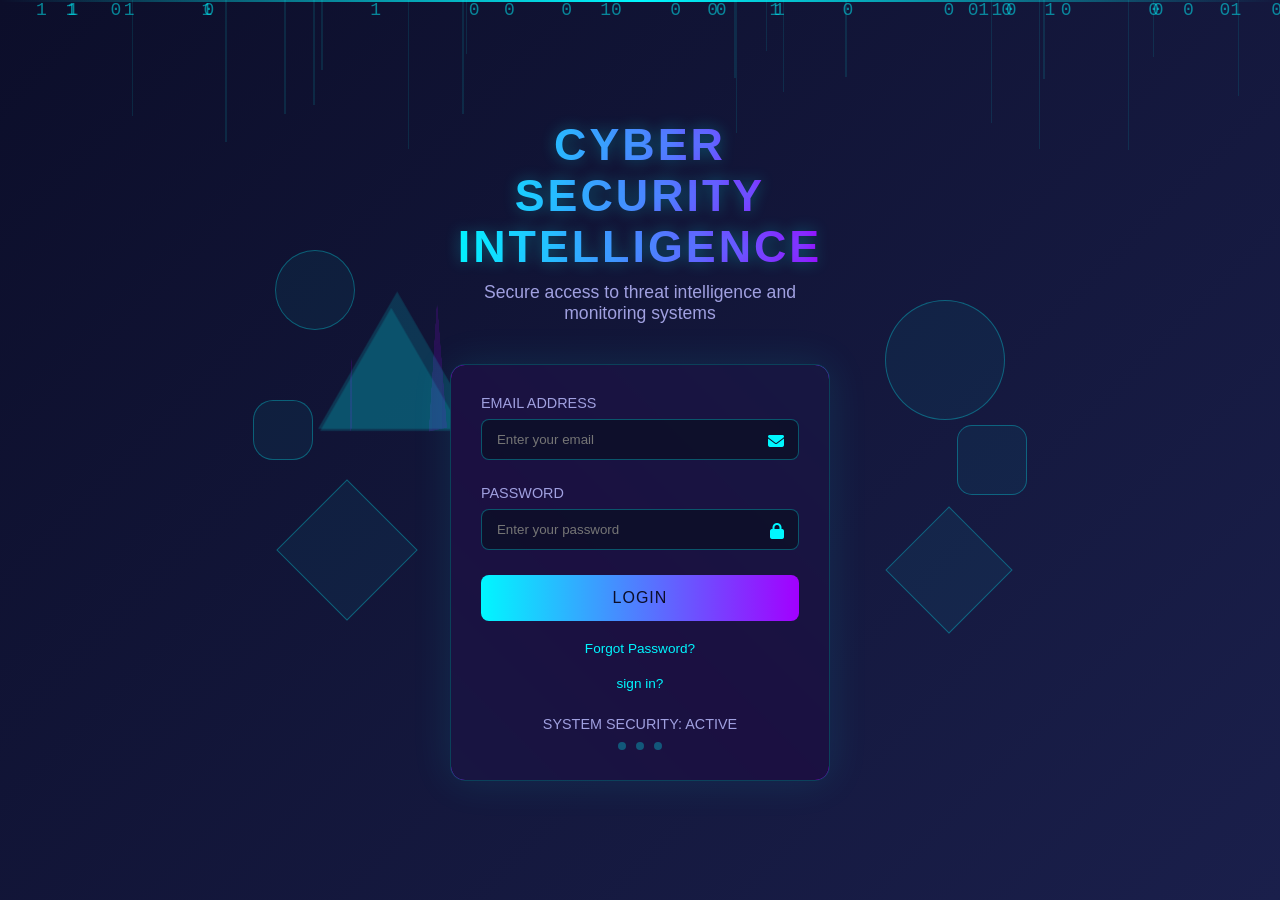
<file: log.html>
<!DOCTYPE html>
<html lang="en">
<head>
    <meta charset="UTF-8">
    <meta name="viewport" content="width=device-width, initial-scale=1.0">
    <title>Cyber Security Login</title>
    <link rel="stylesheet" href="https://cdnjs.cloudflare.com/ajax/libs/font-awesome/6.4.0/css/all.min.css">
    <style>
        * {
            margin: 0;
            padding: 0;
            box-sizing: border-box;
            font-family: 'Segoe UI', Tahoma, Geneva, Verdana, sans-serif;
        }
        
        body {
            background: linear-gradient(135deg, #0c0e2a 0%, #1a1f4b 100%);
            color: #e0e0ff;
            min-height: 100vh;
            display: flex;
            justify-content: center;
            align-items: center;
            overflow: hidden;
            position: relative;
        }
        
        .cyber-lines {
            position: absolute;
            top: 0;
            left: 0;
            width: 100%;
            height: 100%;
            z-index: 0;
            overflow: hidden;
        }
        
        .cyber-line {
            position: absolute;
            background: rgba(0, 247, 255, 0.1);
            animation: lineMove 10s linear infinite;
        }
        
        .scan-line {
            position: absolute;
            top: 0;
            left: 0;
            width: 100%;
            height: 2px;
            background: linear-gradient(90deg, transparent, #00f7ff, transparent);
            animation: scan 3s linear infinite;
            z-index: 3;
        }
        
        .container {
            width: 100%;
            max-width: 1200px;
            display: flex;
            justify-content: space-between;
            align-items: center;
            z-index: 10;
            position: relative;
            padding: 0 20px;
        }
        
        .animation-panel {
            width: 30%;
            height: 500px;
            position: relative;
            perspective: 800px;
        }
        
        .login-panel {
            width: 35%;
            min-width: 380px;
            z-index: 10;
        }
        
        .header {
            text-align: center;
            margin-bottom: 40px;
            animation: fadeIn 1.5s ease-out;
        }
        
        .header h1 {
            font-weight: 700;
            font-size: 2.8rem;
            letter-spacing: 3px;
            margin-bottom: 10px;
            background: linear-gradient(90deg, #00f7ff, #a200ff);
            -webkit-background-clip: text;
            background-clip: text;
            color: transparent;
            text-shadow: 0 0 15px rgba(0, 247, 255, 0.3);
        }
        
        .header p {
            font-size: 1.1rem;
            color: #a0a0e0;
            max-width: 600px;
            margin: 0 auto;
        }
        
        .login-box {
            background: rgba(13, 18, 45, 0.7);
            backdrop-filter: blur(10px);
            border: 1px solid rgba(0, 247, 255, 0.2);
            border-radius: 15px;
            padding: 30px;
            width: 100%;
            box-shadow: 0 0 40px rgba(0, 247, 255, 0.1);
            animation: slideUp 1s ease-out;
            position: relative;
            overflow: hidden;
            z-index: 5;
        }
        
        .login-box::before {
            content: '';
            position: absolute;
            top: -2px;
            left: -2px;
            right: -2px;
            bottom: -2px;
            z-index: -1;
            background: linear-gradient(45deg, #00f7ff, #a200ff, #00f7ff);
            background-size: 400% 400%;
            animation: gradientShift 8s ease infinite;
            border-radius: 16px;
        }
        
        .login-box::after {
            content: '';
            position: absolute;
            top: 0;
            left: 0;
            right: 0;
            bottom: 0;
            background: rgba(13, 18, 45, 0.9);
            border-radius: 14px;
            z-index: -1;
        }
        
        .input-group {
            margin-bottom: 25px;
            position: relative;
        }
        
        .input-group label {
            display: block;
            margin-bottom: 8px;
            font-size: 0.9rem;
            color: #a0a0e0;
        }
        
        .input-group input {
            width: 100%;
            padding: 12px 15px;
            background: rgba(10, 15, 35, 0.7);
            border: 1px solid rgba(0, 247, 255, 0.3);
            border-radius: 8px;
            color: #e0e0ff;
            transition: all 0.3s ease;
        }
        
        .input-group input:focus {
            outline: none;
            border-color: #00f7ff;
            box-shadow: 0 0 15px rgba(0, 247, 255, 0.2);
        }
        
        .input-icon {
            position: absolute;
            right: 15px;
            top: 38px;
            color: #00f7ff;
        }
        
        .btn {
            width: 100%;
            padding: 14px;
            background: linear-gradient(90deg, #00f7ff, #a200ff);
            border: none;
            border-radius: 8px;
            color: #0c0e2a;
            font-weight: 500;
            font-size: 1rem;
            letter-spacing: 1px;
            cursor: pointer;
            transition: all 0.3s ease;
            position: relative;
            overflow: hidden;
        }
        
        .btn::before {
            content: '';
            position: absolute;
            top: 0;
            left: -100%;
            width: 100%;
            height: 100%;
            background: linear-gradient(90deg, transparent, rgba(255, 255, 255, 0.2), transparent);
            transition: all 0.5s ease;
        }
        
        .btn:hover::before {
            left: 100%;
        }
        
        .btn:hover {
            transform: translateY(-3px);
            box-shadow: 0 10px 20px rgba(0, 0, 0, 0.2);
        }
        
        .additional-options {
            display: flex;
            justify-content: center;
            margin-top: 20px;
            font-size: 0.85rem;
        }
        
        .additional-options a {
            color: #00f7ff;
            text-decoration: none;
            transition: color 0.3s ease;
        }
        
        .additional-options a:hover {
            color: #a200ff;
            text-decoration: underline;
        }
        
        .security-indicator {
            margin-top: 25px;
            text-align: center;
            font-size: 0.9rem;
            color: #a0a0e0;
        }
        
        .indicator-dots {
            display: flex;
            justify-content: center;
            margin-top: 10px;
        }
        
        .dot {
            width: 8px;
            height: 8px;
            background: rgba(0, 247, 255, 0.3);
            border-radius: 50%;
            margin: 0 5px;
            animation: pulse 1.5s infinite;
        }
        
        .dot:nth-child(2) {
            animation-delay: 0.5s;
        }
        
        .dot:nth-child(3) {
            animation-delay: 1s;
        }
        
        /* 3D Shapes */
        .pyramid {
            position: absolute;
            width: 150px;
            height: 150px;
            transform-style: preserve-3d;
            animation: rotatePyramid 20s infinite linear;
            top: 20%;
            left: 40%;
        }
        
        .side {
            position: absolute;
            width: 0;
            height: 0;
            border-left: 75px solid transparent;
            border-right: 75px solid transparent;
            border-bottom: 130px solid rgba(0, 247, 255, 0.2);
            transform-origin: bottom center;
        }
        
        .side:nth-child(1) { transform: rotateY(0deg) translateZ(43px); border-bottom-color: rgba(0, 247, 255, 0.15); }
        .side:nth-child(2) { transform: rotateY(90deg) translateZ(43px); border-bottom-color: rgba(162, 0, 255, 0.15); }
        .side:nth-child(3) { transform: rotateY(180deg) translateZ(43px); border-bottom-color: rgba(0, 247, 255, 0.15); }
        .side:nth-child(4) { transform: rotateY(270deg) translateZ(43px); border-bottom-color: rgba(162, 0, 255, 0.15); }
        
        .floating-shapes {
            position: absolute;
            width: 100%;
            height: 100%;
        }
        
        .shape {
            position: absolute;
            border: 1px solid rgba(0, 247, 255, 0.3);
            background: rgba(0, 247, 255, 0.05);
            animation: float 15s infinite ease-in-out;
        }
        
        .shape1 {
            width: 80px;
            height: 80px;
            top: 10%;
            left: 20%;
            animation-delay: 0s;
            border-radius: 50%;
        }
        
        .shape2 {
            width: 100px;
            height: 100px;
            top: 60%;
            left: 30%;
            animation-delay: -2s;
            transform: rotate(45deg);
        }
        
        .shape3 {
            width: 60px;
            height: 60px;
            top: 40%;
            left: 10%;
            animation-delay: -4s;
            border-radius: 20px;
        }
        
        .shape4 {
            width: 120px;
            height: 120px;
            top: 20%;
            right: 20%;
            animation-delay: -1s;
            border-radius: 50%;
        }
        
        .shape5 {
            width: 90px;
            height: 90px;
            top: 65%;
            right: 25%;
            animation-delay: -3s;
            transform: rotate(45deg);
        }
        
        .shape6 {
            width: 70px;
            height: 70px;
            top: 45%;
            right: 10%;
            animation-delay: -5s;
            border-radius: 15px;
        }
        
        .binary-rain {
            position: absolute;
            top: 0;
            left: 0;
            width: 100%;
            height: 100%;
            overflow: hidden;
            pointer-events: none;
        }
        
        .binary-digit {
            position: absolute;
            color: rgba(0, 247, 255, 0.5);
            font-family: 'Courier New', monospace;
            font-size: 18px;
            animation: binaryFall 10s linear infinite;
        }
        
        @keyframes fadeIn {
            from { opacity: 0; }
            to { opacity: 1; }
        }
        
        @keyframes slideUp {
            from { transform: translateY(50px); opacity: 0; }
            to { transform: translateY(0); opacity: 1; }
        }
        
        @keyframes pulse {
            0%, 100% { opacity: 0.3; transform: scale(1); }
            50% { opacity: 1; transform: scale(1.2); background: #00f7ff; }
        }
        
        @keyframes gradientShift {
            0% { background-position: 0% 50%; }
            50% { background-position: 100% 50%; }
            100% { background-position: 0% 50%; }
        }
        
        @keyframes scan {
            0% { top: 0%; }
            100% { top: 100%; }
        }
        
        @keyframes lineMove {
            0% { transform: translateY(-100%); }
            100% { transform: translateY(100vh); }
        }
        
        @keyframes rotatePyramid {
            0% { transform: rotateY(0deg) rotateX(15deg); }
            100% { transform: rotateY(360deg) rotateX(15deg); }
        }
        
        @keyframes float {
            0%, 100% { transform: translateY(0) rotate(0deg); }
            50% { transform: translateY(-20px) rotate(5deg); }
        }
        
        @keyframes binaryFall {
            0% { transform: translateY(-100px); opacity: 0; }
            5% { opacity: 1; }
            95% { opacity: 1; }
            100% { transform: translateY(100vh); opacity: 0; }
        }
        
        @media (max-width: 1024px) {
            .container {
                flex-direction: column;
            }
            
            .animation-panel {
                display: none;
            }
            
            .login-panel {
                width: 90%;
                max-width: 500px;
                margin: 40px 0;
            }
        }
    </style>
</head>
<body>
    <form method="POST" action="log.php">
    <div class="cyber-lines" id="cyber-lines"></div>
    <div class="scan-line"></div>
    <div class="binary-rain" id="binary-rain"></div>
    
    <div class="container">
        <!-- Left Animation Panel -->
        <div class="animation-panel left-panel">
            <div class="pyramid">
                <div class="side"></div>
                <div class="side"></div>
                <div class="side"></div>
                <div class="side"></div>
            </div>
            
            <div class="floating-shapes">
                <div class="shape shape1"></div>
                <div class="shape shape2"></div>
                <div class="shape shape3"></div>
            </div>
        </div>
        
        <!-- Login Panel -->
        <div class="login-panel">
            <div class="header">
                <h1>CYBER SECURITY INTELLIGENCE</h1>
                <p>Secure access to threat intelligence and monitoring systems</p>
            </div>
            
            <div class="login-box">
                <form id="login-form">
                    <div class="input-group">
                        <label for="email">EMAIL ADDRESS</label>
                        <input type="email" id="email" name="email" placeholder="Enter your email" required>
                        <i class="fas fa-envelope input-icon"></i>
                    </div>
                    
                    <div class="input-group">
                        <label for="password">PASSWORD</label>
                        <input type="password" id="password" name="pwd" placeholder="Enter your password" required>
                        <i class="fas fa-lock input-icon"></i>
                    </div>
                    
                    <button type="submit" class="btn">LOGIN</button>
                    
                    <div class="additional-options">
                        <a href="#">Forgot Password?</a>
                    </div>
                     <div class="additional-options">
                        <a href="reg.html">sign in?</a>
                    </div>
                </form>
                
                <div class="security-indicator">
                    <p>SYSTEM SECURITY: ACTIVE</p>
                    <div class="indicator-dots">
                        <div class="dot"></div>
                        <div class="dot"></div>
                        <div class="dot"></div>
                    </div>
                </div>
            </div>
        </div>
        
        <!-- Right Animation Panel -->
        <div class="animation-panel right-panel">
            <div class="floating-shapes">
                <div class="shape shape4"></div>
                <div class="shape shape5"></div>
                <div class="shape shape6"></div>
            </div>
        </div>
    </div>

    <script>
        // Create cyber lines
        document.addEventListener('DOMContentLoaded', function() {
            const cyberLines = document.getElementById('cyber-lines');
            for (let i = 0; i < 20; i++) {
                const line = document.createElement('div');
                line.className = 'cyber-line';
                line.style.left = Math.random() * 100 + 'vw';
                line.style.width = Math.random() * 2 + 'px';
                line.style.height = Math.random() * 100 + 50 + 'px';
                line.style.animationDelay = Math.random() * 10 + 's';
                line.style.animationDuration = (Math.random() * 10 + 10) + 's';
                cyberLines.appendChild(line);
            }
            
            // Create binary rain
            const binaryRain = document.getElementById('binary-rain');
            function createBinaryDigit() {
                const digit = document.createElement('div');
                digit.className = 'binary-digit';
                digit.textContent = Math.random() > 0.5 ? '1' : '0';
                digit.style.left = Math.random() * 100 + 'vw';
                digit.style.animationDuration = (Math.random() * 5 + 5) + 's';
                digit.style.animationDelay = Math.random() * 5 + 's';
                binaryRain.appendChild(digit);
                
                // Remove digit after animation completes
                setTimeout(() => {
                    digit.remove();
                }, 10000);
            }
            
            // Create initial digits
            for (let i = 0; i < 30; i++) {
                createBinaryDigit();
            }
            
            // Continue creating digits
            setInterval(createBinaryDigit, 300);
            
            // Form submission
            document.getElementById('login-form').addEventListener('submit', function(e) {
                e.preventDefault();
                const btn = this.querySelector('.btn');
                const originalText = btn.textContent;
                btn.textContent = 'LOGGING IN...';
                
                // Simulate authentication process
                setTimeout(() => {
                    btn.textContent = 'ACCESS GRANTED';
                    btn.style.background = 'linear-gradient(90deg, #00ff7b, #00f7ff)';
                    
                    setTimeout(() => {
                        btn.textContent = 'REDIRECTING...';
                        // In a real application, this would redirect to the dashboard
                    }, 1000);
                }, 2000);
            });
        });
    </script>
    </form>
</body>
</html>
</file>
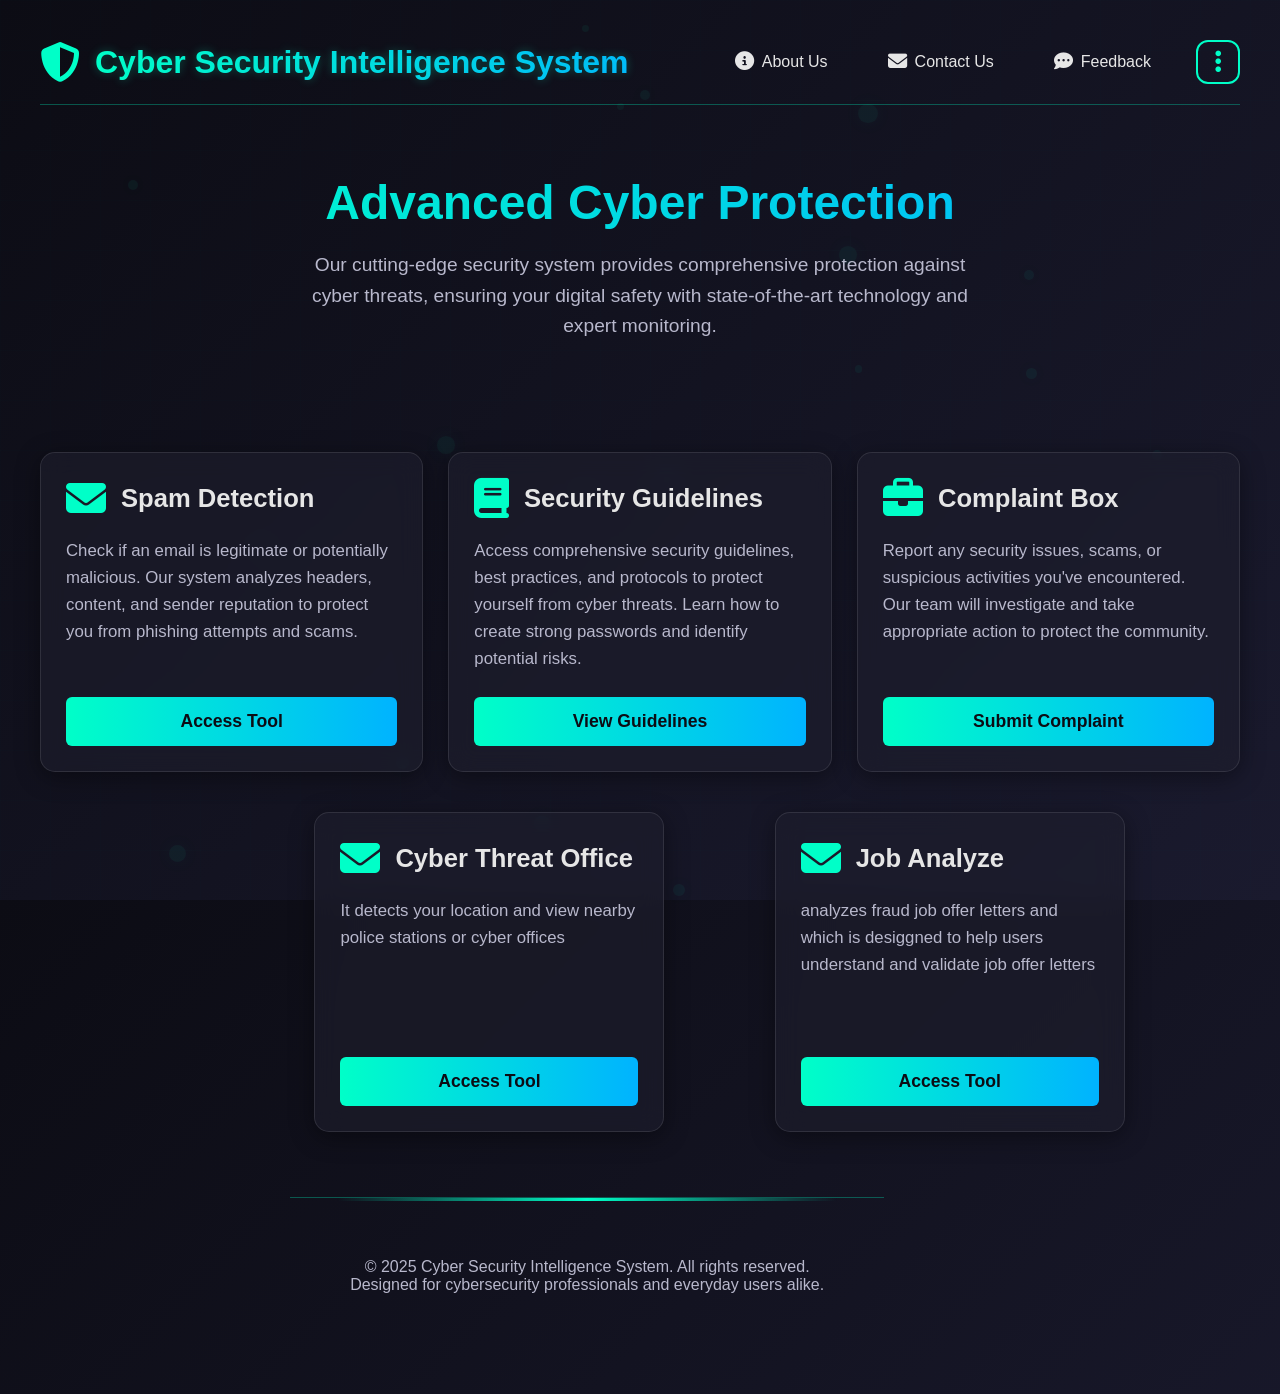
<file: main.html>
<?php
session_start();

// Check if the user is logged in via session
if (isset($_SESSION['email'])) {
    $user = $_SESSION['email'];
} elseif (isset($_COOKIE['email_cookie'])) {
    // If not, check if a "Remember Me" cookie exists
    $user = $_COOKIE['username_cookie'];
    $_SESSION['username'] = $email; // Re-establish the session
} else {
    // If neither exists, redirect to the login page
    header('Location: login.php');
    exit;
}
  
  
  
  
  
  <!DOCTYPE html>
<html lang="en">
<head>
    <meta charset="UTF-8">
    <meta name="viewport" content="width=device-width, initial-scale=1.0">
    <title>Cyber Security Intelligence System</title>
    <link rel="stylesheet" href="https://cdnjs.cloudflare.com/ajax/libs/font-awesome/6.4.0/css/all.min.css">
    <style>
        * {
            margin: 0;
            padding: 0;
            box-sizing: border-box;
            font-family: 'Segoe UI', Tahoma, Geneva, Verdana, sans-serif;
        }
        
        body {
            background: linear-gradient(135deg, #0c0c14 0%, #1a1a2e 100%);
            color: #e6e6e6;
            min-height: 100vh;
            overflow-x: hidden;
            padding: 20px;
            height: 100%;
            margin: 0;
            display: flex;
            flex-direction: column;
        }
        
        .container {
            max-width: 1200px;
            margin: 0 auto;
        }
        main{
        flex: 1;
        }
        header {
            display: flex;
            justify-content: space-between;
            align-items: center;
            padding: 20px 0;
            border-bottom: 1px solid rgba(0, 255, 200, 0.3);
            margin-bottom: 30px;
            position: relative;
        }
        
        .logo {
            display: flex;
            align-items: center;
            gap: 15px;
        }
        
        .logo-icon {
            font-size: 2.5rem;
            color: #00ffc8;
            animation: pulse 2s infinite;
        }
        
        @keyframes pulse {
            0% { transform: scale(1); }
            50% { transform: scale(1.1); }
            100% { transform: scale(1); }
        }
        
        .logo-text {
            font-size: 2rem;
            font-weight: 700;
            background: linear-gradient(90deg, #00ffc8, #00b3ff);
            -webkit-background-clip: text;
            -webkit-text-fill-color: transparent;
            text-shadow: 0 0 10px rgba(0, 255, 200, 0.3);
            position: relative;
        }
        
        .logo-text::after {
            content: '';
            position: absolute;
            bottom: -5px;
            left: 0;
            width: 100%;
            height: 2px;
            background: linear-gradient(90deg, #00ffc8, #00b3ff);
            transform: scaleX(0);
            transform-origin: right;
            transition: transform 0.5s ease;
        }
        
        .logo:hover .logo-text::after {
            transform: scaleX(1);
            transform-origin: left;
        }
        
        /* Nav container styling */
        nav ul {
            display: flex;
            list-style: none;
            gap: 30px;
            padding-left: 0;
        }

        /* Nav links */
        nav a {
            color: #e6e6e6;
            text-decoration: none;
            font-weight: 500;
            padding: 8px 15px;
            border-radius: 12px; /* Same as menu-toggle */
            position: relative;
            overflow: hidden;
            display: flex;
            align-items: center;
            gap: 8px;
            transition: 
                color 0.3s ease, 
                background-color 0.3s ease,
                box-shadow 0.3s ease,
                transform 0.3s ease;
            cursor: pointer;
        }

        /* Hover and focus states - same vibe as menu-toggle */
        nav a:hover,
        nav a:focus {
            color: #0c0c14;
            background-color: #00ffc8;
            box-shadow: 0 0 12px #00ffc8;
            transform: translateY(-2px);
            outline: none;
        }

        /* Icon inside nav link */
        nav a i {
            font-size: 1.2rem;
            transition: transform 0.3s ease;
        }

        /* Slight icon scale/rotate on hover for subtle movement */
        nav a:hover i,
        nav a:focus i {
            transform: rotate(15deg) scale(1.1);
        }

        .nav-actions {
            display: flex;
            align-items: center;
            gap: 30px;
            margin-left: auto; /* Push to the right */
        }

        .logout-btn {
            color: #ff4d4d !important;
        }
        
        .logout-btn:hover {
            color: #ff1a1a !important;
            background: rgba(255, 77, 77, 0.1) !important;
            box-shadow: 0 0 15px rgba(255, 77, 77, 0.2) !important;
        }
        
        .hero-section {
            text-align: center;
            padding: 40px 0;
            margin-bottom: 40px;
            position: relative;
        }
        
        .hero-title {
            font-size: 3rem;
            margin-bottom: 20px;
            background: linear-gradient(90deg, #00ffc8, #00b3ff, #00ffc8);
            background-size: 200% auto;
            -webkit-background-clip: text;
            -webkit-text-fill-color: transparent;
            animation: gradientText 3s linear infinite;
        }
        
        @keyframes gradientText {
            0% { background-position: 0% 50%; }
            50% { background-position: 100% 50%; }
            100% { background-position: 0% 50%; }
        }
        
        .hero-subtitle {
            font-size: 1.2rem;
            color: #b8b8cc;
            max-width: 700px;
            margin: 0 auto 30px;
            line-height: 1.6;
        }
        
        /* Fixed grid layout for consistent card dimensions */
        .dashboard-grid {
            display: grid;
            grid-template-columns: repeat(3, 1fr);
            gap: 25px;
            margin-bottom: 40px;
        }
        
        .card {
            background: rgba(30, 30, 46, 0.6);
            border-radius: 15px;
            padding: 25px;
            box-shadow: 0 5px 25px rgba(0, 0, 0, 0.4);
            transition: all 0.4s ease;
            backdrop-filter: blur(12px);
            border: 1px solid rgba(255, 255, 255, 0.1);
            display: flex;
            flex-direction: column;
            height: 320px;
            position: relative;
            overflow: hidden;
            cursor: pointer;
        }
        
        .card::before {
            content: '';
            position: absolute;
            top: 0;
            left: 0;
            width: 100%;
            height: 5px;
            background: linear-gradient(90deg, #00ffc8, #00b3ff);
            transform: scaleX(0);
            transform-origin: left;
            transition: transform 0.4s ease;
        }
        
        .card:hover::before {
            transform: scaleX(1);
        }
        
        .card:hover {
            transform: translateY(-10px) rotate(1deg);
            box-shadow: 0 15px 35px rgba(0, 0, 0, 0.6);
        }
        
        .card-header {
            display: flex;
            align-items: center;
            margin-bottom: 20px;
            gap: 15px;
        }
        
        .card-icon {
            font-size: 2.5rem;
            color: #00ffc8;
            transition: transform 0.4s ease;
        }
        
        .card:hover .card-icon {
            transform: rotate(15deg) scale(1.2);
        }
        
        .card-title {
            font-size: 1.6rem;
            font-weight: 600;
        }
        
        .card-content {
            margin-bottom: 20px;
            line-height: 1.6;
            color: #b8b8cc;
            flex-grow: 1;
            font-size: 1.05rem;
        }
        
        .card-btn {
            width: 100%;
            padding: 14px;
            background: linear-gradient(90deg, #00ffc8, #00b3ff);
            color: #0c0c14;
            border: none;
            border-radius: 6px;
            font-weight: 600;
            cursor: pointer;
            transition: all 0.3s;
            margin-top: auto;
            position: relative;
            overflow: hidden;
            z-index: 1;
            font-size: 1.1rem;
            text-decoration: none;
            display: block;
            text-align: center;
        }
        
        .card-btn::before {
            content: '';
            position: absolute;
            top: 0;
            left: 0;
            width: 100%;
            height: 100%;
            background: linear-gradient(90deg, #00b3ff, #00ffc8);
            opacity: 0;
            transition: opacity 0.3s;
            z-index: -1;
        }
        
        .card-btn:hover::before {
            opacity: 1;
        }
        
        .card-btn:hover {
            box-shadow: 0 0 25px rgba(0, 255, 200, 0.7);
            transform: translateY(-2px);
        }
        
       /* --- your footer styles fixed --- */
   footer {
  text-align: center;
  padding: 60px 0;
  border-top: 1px solid rgba(0, 255, 200, 0.3);
  color: #b8b8cc;
  margin-top: 40px;
  position: relative;
  background: transparent;
  width: 100%;
  margin-left: 500px;
}

footer::before {
  content: '';
  position: absolute;
  top: 0;
  left: 50%;
  transform: translateX(-50%);
  width: 500px;
  height: 3px;
  background: linear-gradient(90deg, transparent, #00ffc8, transparent);
}      
.cyber-background {
            position: fixed;
            top: 0;
            left: 0;
            width: 100%;
            height: 100%;
            z-index: -1;
            opacity: 0.1;
            pointer-events: none;
        }
        
        .cyber-grid {
            position: absolute;
            top: 0;
            left: 0;
            width: 100%;
            height: 100%;
            background-image: 
                linear-gradient(rgba(0, 255, 200, 0.1) 1px, transparent 1px),
                linear-gradient(90deg, rgba(0, 255, 200, 0.1) 1px, transparent 1px);
            background-size: 50px 50px;
            perspective: 1000px;
        }
        
        .floating-element {
            position: absolute;
            width: 10px;
            height: 10px;
            border-radius: 50%;
            background: rgba(0, 255, 200, 0.5);
            box-shadow: 0 0 20px rgba(0, 255, 200, 0.5);
            animation: float 15s infinite linear;
        }
        
        @keyframes float {
            0% {
                transform: translateY(0) translateX(0) rotate(0deg);
                opacity: 0;
            }
            10% {
                opacity: 1;
            }
            90% {
                opacity: 1;
            }
            100% {
                transform: translateY(-100vh) translateX(100vw) rotate(360deg);
                opacity: 0;
            }
        }
        
        .cyber-line {
            position: fixed;
            top: 0;
            left: 0;
            height: 1px;
            background: rgba(0, 255, 200, 0.3);
            width: 100%;
            transform-origin: left;
            transform: scaleX(0);
            animation: cyberLine 8s infinite;
        }
        
        @keyframes cyberLine {
            0% {
                transform: scaleX(0);
                opacity: 0;
            }
            50% {
                transform: scaleX(1);
                opacity: 1;
            }
            100% {
                transform: scaleX(0);
                opacity: 0;
            }
        }
        
        .notification {
            position: fixed;
            bottom: 20px;
            right: 20px;
            background: linear-gradient(90deg, #00ffc8, #00b3ff);
            color: #0c0c14;
            padding: 15px 25px;
            border-radius: 8px;
            box-shadow: 0 5px 15px rgba(0,0,0,0.3);
            z-index: 1000;
            font-weight: bold;
            transform: translateX(100px);
            opacity: 0;
            transition: all 0.4s ease;
        }
        
        .menu-wrapper {
            position: relative;
            margin-left: auto;  
        }

        .menu-toggle {
            font-size: 1.6rem;
            color: #00ffc8;
            cursor: pointer;
            padding: 10px 12px;
            border: 2.5px solid #00ffc8;
            border-radius: 12px; 
            transition: all 0.3s ease;
            display: flex;
            align-items: center;
            justify-content: center;
            width: 44px;
            height: 44px;
            background: transparent;
        }

        .menu-toggle:hover,
        .menu-toggle:focus {
            background: #00ffc8;
            color: #0c0c14;
            box-shadow: 0 0 12px #00ffc8;
            outline: none;
        }

        .dropdown-menu {
            position: absolute;
            top: 52px; 
            right: 0;
            background: #1a1a2e;
            border: 1.5px solid rgba(0, 255, 200, 0.5);
            border-radius: 12px;
            box-shadow: 0 8px 30px rgba(0, 255, 200, 0.5);
            display: none;
            flex-direction: column;
            min-width: 180px;
            z-index: 999;
            backdrop-filter: blur(10px);
            padding: 8px 0;
            user-select: none;
            animation: dropdownFade 0.25s ease forwards;
        }

        @keyframes dropdownFade {
            from {
                opacity: 0;
                transform: translateY(-10px);
            }
            to {
                opacity: 1;
                transform: translateY(0);
            }
        }

        .dropdown-menu.show {
            display: flex;
        }

        .dropdown-menu a {
            color: #00ffc8;
            padding: 12px 20px;
            font-weight: 600;
            text-decoration: none;
            display: flex;
            align-items: center;
            gap: 12px;
            transition: background 0.3s, color 0.3s;
            border-radius: 8px;
        }

        .dropdown-menu a:hover {
            background: rgba(0, 255, 200, 0.15);
            color: #00b3ff;
            box-shadow: 0 0 12px rgba(0, 255, 200, 0.5);
        }

        .dropdown-menu a.logout-link {
            color: #ff4d4d;
        }

        .dropdown-menu a.logout-link:hover {
            color: #ff1a1a;
            background: rgba(255, 77, 77, 0.15);
            box-shadow: 0 0 12px rgba(255, 77, 77, 0.5);
        }
        
        @media (max-width: 768px) {
            header {
                flex-direction: column;
                gap: 20px;
            }
            
            nav ul {
                gap: 15px;
                flex-wrap: wrap;
                justify-content: center;
            }
            
            .dashboard-grid {
                grid-template-columns: 1fr;
            }
            
            .logo-text {
                font-size: 1.5rem;
            }
            
            .hero-title {
                font-size: 2.2rem;
            }
        }
        /* Target only the second row */
.dashboard-grid.center-row {
    grid-template-columns: repeat(3, 1fr);
    justify-items: center; /* Center items within grid cells */
}

/* Make the cards auto-sized instead of stretching full column */
.center-row .card {
    width: 100%;          /* or set a fixed max-width */
    max-width: 350px;     /* keeps consistent size */
}
/* Box 4 sits between col 1 and col 2 */
.center-row .card:nth-child(1) {
  grid-column: 1 / 3;
  grid-row: 1;     /* spans across col 1 & 2 */
  justify-self: center; /* centers inside that span */
}

/* Box 5 sits between col 2 and col 3 */
.center-row .card:nth-child(2) {
  grid-column: 2/4;   /* spans across col 2 & 3 */
  grid-row: 1;  
  justify-self: center; /* centers inside that span */
}

</style>
</head>
<body>
    <div class="cyber-background">
        <div class="cyber-grid"></div>
        <div class="cyber-line" style="top: 20%; animation-delay: 0s;"></div>
        <div class="cyber-line" style="top: 40%; animation-delay: 2s;"></div>
        <div class="cyber-line" style="top: 60%; animation-delay: 4s;"></div>
        <div class="cyber-line" style="top: 80%; animation-delay: 6s;"></div>
        <div class="floating-element" style="top: 20%; left: 10%; animation-delay: 0s;"></div>
        <div class="floating-element" style="top: 60%; left: 20%; animation-delay: 2s;"></div>
        <div class="floating-element" style="top: 30%; left: 80%; animation-delay: 4s;"></div>
        <div class="floating-element" style="top: 80%; left: 70%; animation-delay: 6s;"></div>
        <div class="floating-element" style="top: 10%; left: 50%; animation-delay: 8s;"></div>
        <div class="floating-element" style="top: 50%; left: 90%; animation-delay: 10s;"></div>
    </div>
    
    <div class="container">
        <header>
            <div class="logo">
                <div class="logo-icon"><i class="fas fa-shield-alt"></i></div>
                <div class="logo-text">Cyber Security Intelligence System</div>
            </div>

            <div class="nav-actions">
                <nav>
                    <ul>
                        <li><a href="about.html"><i class="fas fa-info-circle"></i> About Us</a></li>
                        <li><a href="contact.html"><i class="fas fa-envelope"></i> Contact Us</a></li>
                        <li><a href="feedback.html"><i class="fas fa-comment-dots"></i> Feedback</a></li>
                    </ul>
                </nav>

                <div class="menu-wrapper">
                    <button class="menu-toggle" aria-label="Open menu" aria-expanded="false">
                        <i class="fa-solid fa-ellipsis-vertical"></i>
                    </button>
                    <nav class="dropdown-menu" role="menu" aria-hidden="true">
                        <a href="pro.php">Profile</a>
                        <a href="/logout" id="logout-link" class="logout-link" role="menuitem"><i class="fa-solid fa-right-from-bracket"></i> Logout</a>
                    </nav>
                </div>
            </div>
        </header>

        <div class="hero-section">
            <h1 class="hero-title">Advanced Cyber Protection</h1>
            <p class="hero-subtitle">Our cutting-edge security system provides comprehensive protection against cyber threats, ensuring your digital safety with state-of-the-art technology and expert monitoring.</p>
        </div>
        
        <!-- First row of boxes -->
        <div class="dashboard-grid">
            <!-- Box 1 -->
            <div class="card" data-page="spam.html">
                <div class="card-header">
                    <i class="fas fa-envelope card-icon"></i>
                    <h2 class="card-title">Spam Detection</h2>
                </div>
                <p class="card-content">Check if an email is legitimate or potentially malicious. Our system analyzes headers, content, and sender reputation to protect you from phishing attempts and scams.</p>
                <a href="spam.html" class="card-btn">Access Tool</a>
            </div>
            
            <!-- Box 2 - Guidelines -->
            <div class="card" data-page="guid.html">
                <div class="card-header">
                    <i class="fas fa-book card-icon"></i>
                    <h2 class="card-title">Security Guidelines</h2>
                </div>
                <p class="card-content">Access comprehensive security guidelines, best practices, and protocols to protect yourself from cyber threats. Learn how to create strong passwords and identify potential risks.</p>
                <a href="guid.html" class="card-btn">View Guidelines</a>
            </div>
            
            <!-- Box 3 -->
            <div class="card" data-page="Complaint.html">
                <div class="card-header">
                    <i class="fas fa-briefcase card-icon"></i>
                    <h2 class="card-title">Complaint Box</h2>
                </div>
                <p class="card-content">Report any security issues, scams, or suspicious activities you've encountered. Our team will investigate and take appropriate action to protect the community.</p>
                <a href="Complaint.html" class="card-btn">Submit Complaint</a>
            </div>
        </div>
        
        <!-- Second row of boxes with same dimensions -->
        <div class="dashboard-grid center-row">
            <!-- Box 4 -->
            <div class="card" data-page="cyberoffice.html">
                <div class="card-header">
                    <i class="fas fa-envelope card-icon"></i>
                    <h2 class="card-title">Cyber Threat Office</h2>
                </div>
                <p class="card-content">It detects your location and view  nearby police stations or cyber offices </p>
                <a href="cyberoffice.html" class="card-btn">Access Tool</a>
            </div>
            
            <!-- Box 5 -->
            <div class="card" data-page="job.html">
                <div class="card-header">
                    <i class="fas fa-envelope card-icon"></i>
                    <h2 class="card-title">Job Analyze</h2>
                </div>
                <p class="card-content">analyzes fraud job offer letters and which is desiggned to help users understand and validate job offer letters</p>
                <a href="job.html" class="card-btn">Access Tool</a>
            </div>
            
            
        
        <footer>
            <p>© 2025 Cyber Security Intelligence System. All rights reserved.</p>
            <p>Designed for cybersecurity professionals and everyday users alike.</p>
        </footer>
    </div>

    <script>
        // Function to handle navigation
        function navigateTo(page) {
            // Create a nice notification
            const notification = document.createElement('div');
            notification.classList.add('notification');
            notification.textContent = `Navigating to ${page}...`;
            
            document.body.appendChild(notification);
            
            // Animate in
            setTimeout(() => {
                notification.style.transform = 'translateX(0)';
                notification.style.opacity = '1';
            }, 10);
            
            // Animate out and remove after delay
            setTimeout(() => {
                notification.style.transform = 'translateX(100px)';
                notification.style.opacity = '0';
                
                setTimeout(() => {
                    document.body.removeChild(notification);
                }, 400);
            }, 2000);
        }
        
        // Function to handle logout
        function logout(event) {
            if (event) event.preventDefault();
            
            // Create a notification for logout
            const notification = document.createElement('div');
            notification.classList.add('notification');
            notification.textContent = 'Logging out...';
            notification.style.background = 'linear-gradient(90deg, #ff4d4d, #ff1a1a)';
            
            document.body.appendChild(notification);
            
            // Animate in
            setTimeout(() => {
                notification.style.transform = 'translateX(0)';
                notification.style.opacity = '1';
            }, 10);
            
            // Animate out and redirect after delay
            setTimeout(() => {
                notification.style.transform = 'translateX(100px)';
                notification.style.opacity = '0';
                
                setTimeout(() => {
                    document.body.removeChild(notification);
                    alert('Logout successful. Redirecting to login page...');
                    window.location.href = 'log.html';
                }, 400);
            }, 2000);
        }
        
        // Make entire cards clickable
        document.querySelectorAll('.card').forEach(card => {
            card.addEventListener('click', function(e) {
                // Don't trigger if the click was on the button
                if (e.target.closest('.card-btn')) return;
                
                const title = this.querySelector('.card-title').textContent.trim();
                const page = this.getAttribute('data-page');
                navigateTo(title);
                
                // After notification, navigate to the page
                setTimeout(() => {
                    window.location.href = page;
                }, 2500);
            });
        });
        
        // Add logout event listener
        document.getElementById('logout-link').addEventListener('click', logout);
        
        // Create floating elements dynamically
        function createFloatingElements() {
            const background = document.querySelector('.cyber-background');
            for (let i = 0; i < 15; i++) {
                const element = document.createElement('div');
                element.classList.add('floating-element');
                element.style.top = Math.random() * 100 + '%';
                element.style.left = Math.random() * 100 + '%';
                element.style.animationDelay = Math.random() * 15 + 's';
                element.style.width = Math.random() * 15 + 5 + 'px';
                element.style.height = element.style.width;
                background.appendChild(element);
            }
            
            // Create cyber lines
            for (let i = 0; i < 5; i++) {
                const line = document.createElement('div');
                line.classList.add('cyber-line');
                line.style.top = Math.random() * 100 + '%';
                line.style.animationDelay = Math.random() * 8 + 's';
                background.appendChild(line);
            }
        }
        
        createFloatingElements();
        
        // Add subtle animation to hero text
        const heroTitle = document.querySelector('.hero-title');
        setInterval(() => {
            heroTitle.style.textShadow = `0 0 20px rgba(0, ${200 + Math.random() * 55}, ${200 + Math.random() * 55}, 0.7)`;
        }, 2000);
        
        const menuToggle = document.querySelector('.menu-toggle');
        const dropdownMenu = document.querySelector('.dropdown-menu');

        menuToggle.addEventListener('click', () => {
            const isShown = dropdownMenu.classList.toggle('show');
            menuToggle.setAttribute('aria-expanded', isShown);
            dropdownMenu.setAttribute('aria-hidden', !isShown);
        });

        // Close dropdown if clicking outside
        document.addEventListener('click', (e) => {
            if (!menuToggle.contains(e.target) && !dropdownMenu.contains(e.target)) {
                dropdownMenu.classList.remove('show');
                menuToggle.setAttribute('aria-expanded', false);
                dropdownMenu.setAttribute('aria-hidden', true);
            }
        });

        // Close dropdown with Escape key
        document.addEventListener('keydown', (e) => {
            if (e.key === 'Escape') {
                dropdownMenu.classList.remove('show');
                menuToggle.setAttribute('aria-expanded', false);
                dropdownMenu.setAttribute('aria-hidden', true);
                menuToggle.focus();
            }
        });
        document.querySelectorAll('.card').forEach(card => {
  card.style.cursor = 'pointer'; // visual cue
  card.addEventListener('click', (e) => {
    // To avoid triggering when clicking on links/buttons inside
    if (e.target.tagName.toLowerCase() !== 'a') {
      const page = card.getAttribute('data-page');
      if (page) {
        window.location.href = page;
      }
    }
  });
});

    </script>
</body>
</html>
</file>
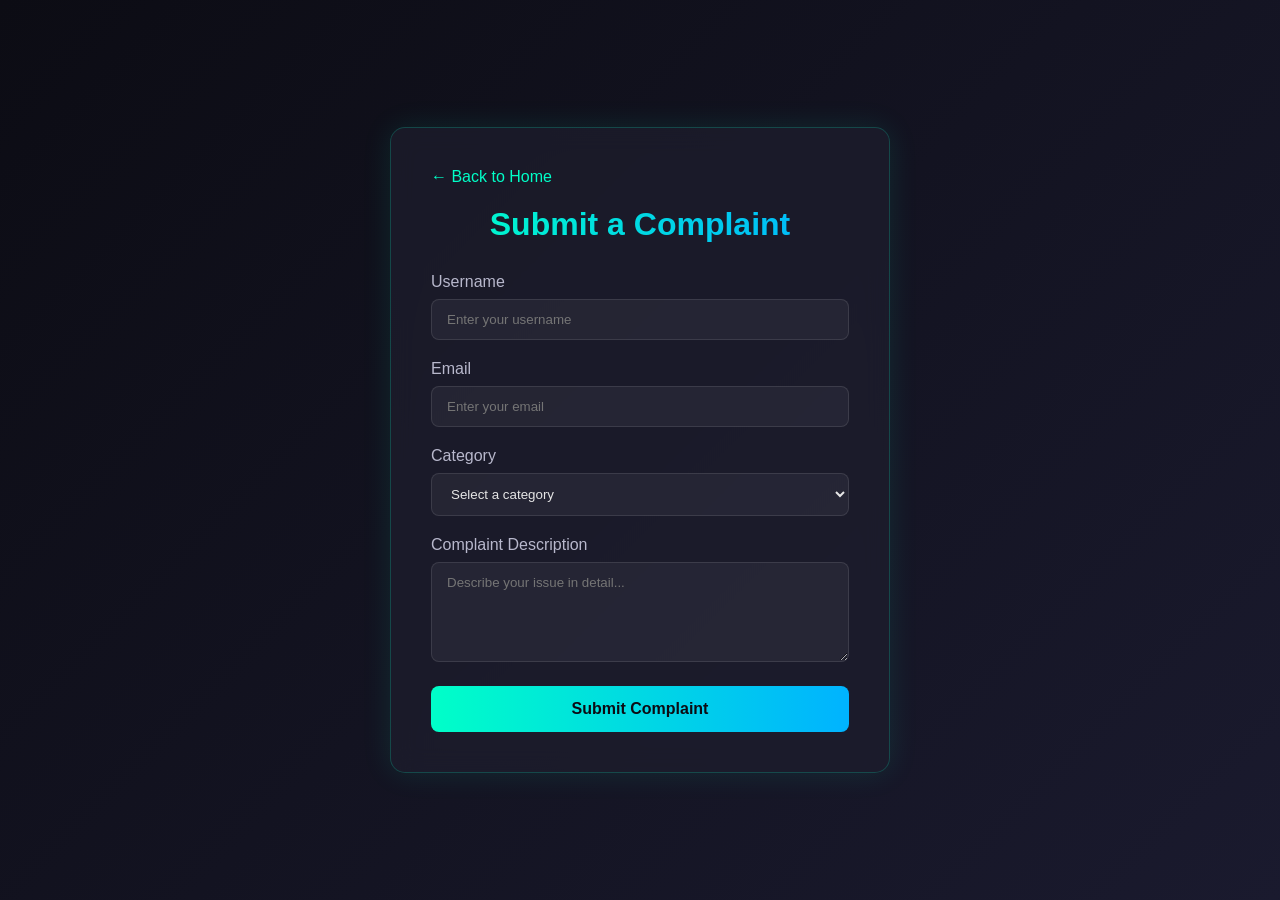
<file: name.html>
<!DOCTYPE html>
<html lang="en">
<head>
  <meta charset="UTF-8">
  <title>Complaint Form</title>
  <style>
    * {
      margin: 0; padding: 0; box-sizing: border-box;
      font-family: 'Segoe UI', Tahoma, Geneva, Verdana, sans-serif;
    }

    body {
      background: linear-gradient(135deg, #0c0c14 0%, #1a1a2e 100%);
      color: #e6e6e6;
      min-height: 100vh;
      display: flex;
      justify-content: center;
      align-items: center;
      padding: 40px;
    }

    .form-container {
      background: rgba(30, 30, 46, 0.7);
      padding: 40px;
      border-radius: 15px;
      width: 100%;
      max-width: 500px;
      box-shadow: 0 0 30px rgba(0, 255, 200, 0.1);
      border: 1px solid rgba(0, 255, 200, 0.2);
      backdrop-filter: blur(12px);
      position: relative;
    }

    .form-container::before {
      content: '';
      position: absolute;
      top: 0; left: 0;
      height: 5px; width: 100%;
      background: linear-gradient(90deg, #00ffc8, #00b3ff);
      transform: scaleX(0);
      transform-origin: left;
      transition: transform 0.4s ease;
    }

    .form-container:hover::before {
      transform: scaleX(1);
    }

    h2 {
      text-align: center;
      font-size: 2rem;
      margin-bottom: 30px;
      background: linear-gradient(90deg, #00ffc8, #00b3ff);
      -webkit-background-clip: text;
      -webkit-text-fill-color: transparent;
      animation: gradientText 3s linear infinite;
    }

    @keyframes gradientText {
      0% { background-position: 0% 50%; }
      50% { background-position: 100% 50%; }
      100% { background-position: 0% 50%; }
    }

    label {
      display: block;
      margin-bottom: 8px;
      font-weight: 500;
      color: #b8b8cc;
    }

    input, select, textarea {
      width: 100%;
      padding: 12px 15px;
      background: rgba(255, 255, 255, 0.05);
      border: 1px solid rgba(255, 255, 255, 0.1);
      border-radius: 8px;
      color: #e6e6e6;
      margin-bottom: 20px;
      transition: all 0.3s ease;
      outline: none;
    }

    input:focus, select:focus, textarea:focus {
      border-color: #00ffc8;
      box-shadow: 0 0 8px rgba(0, 255, 200, 0.4);
    }

    textarea {
      resize: vertical;
      min-height: 100px;
    }

    button {
      width: 100%;
      padding: 14px;
      background: linear-gradient(90deg, #00ffc8, #00b3ff);
      color: #0c0c14;
      font-weight: bold;
      border: none;
      border-radius: 8px;
      cursor: pointer;
      font-size: 1rem;
      transition: all 0.3s;
      position: relative;
      overflow: hidden;
    }

    button:hover {
      box-shadow: 0 0 20px rgba(0, 255, 200, 0.5);
      transform: translateY(-2px);
    }

    .back-button {
      display: inline-block;
      margin-bottom: 20px;
      color: #00ffc8;
      text-decoration: none;
      font-weight: 500;
    }

    .back-button:hover { color: #00b3ff; }

    .hidden {
      display: none;
      opacity: 0;
      transform: translateY(-10px);
      transition: all 0.3s ease;
    }

    .visible {
      display: block;
      opacity: 1;
      transform: translateY(0);
      transition: all 0.3s ease;
    }

    .popup {
      position: fixed;
      top: 50%; left: 50%;
      transform: translate(-50%, -50%) scale(0);
      background: #1a1a2e;
      color: #e6e6e6;
      padding: 30px;
      border-radius: 12px;
      box-shadow: 0 0 20px rgba(0, 255, 200, 0.5);
      z-index: 999;
      transition: transform 0.3s ease;
      text-align: center;
      width: 90%;
      max-width: 400px;
    }

    .popup.show { transform: translate(-50%, -50%) scale(1); }
    .popup h3 { font-size: 1.5rem; margin-bottom: 15px; color: #00ffc8; }
    .popup p { margin-bottom: 20px; }
    .popup button {
      background: #00ffc8;
      color: #0c0c14;
      padding: 10px 20px;
      border: none;
      border-radius: 6px;
      cursor: pointer;
      font-weight: bold;
    }
    .popup button:hover { background: #00b3ff; }
  </style>
</head>
<body>

  <div class="form-container">
    <a href="main.html" class="back-button">← Back to Home</a>
    <h2>Submit a Complaint</h2>

    <form action="send_complaint.php" method="POST" enctype="multipart/form-data">
      <label for="username">Username</label>
      <input type="text" id="username" name="uname" placeholder="Enter your username" required>

      <label for="email">Email</label>
      <input type="email" id="email" name="email" placeholder="Enter your email" required>

      <label for="category">Category</label>
      <select id="category" name="category" required onchange="toggleFields()">
        <option value="">Select a category</option>
        <option value="service">Service</option>
        <option value="billing">Billing</option>
        <option value="technical">Technical</option>
        <option value="spam">Spam Detection</option>
        <option value="job">Job Portal</option>
        <option value="other">Other</option>
      </select>

      <label for="description">Complaint Description</label>
      <textarea id="description" name="complaint" placeholder="Describe your issue in detail..." required></textarea>

      <!-- Additional Comments -->
      <div id="additionalBox" class="hidden">
        <label for="details">Additional Comments</label>
        <textarea id="details" name="details" placeholder="Provide additional comments about spam detection..."></textarea>
      </div>

      <!-- Upload Document -->
      <div id="uploadBox" class="hidden">
        <label for="document">Upload Supporting Document</label>
        <input type="file" id="document" name="document" accept=".pdf,.jpg,.jpeg,.png,.doc,.docx">
      </div>

      <button type="submit">Submit Complaint</button>
    </form>
  </div>

  <!-- Popup -->
  <div class="popup" id="popupBox">
    <h3>Complaint Submitted</h3>
    <p>Thank you for submitting your complaint. We have received it and will look into the matter.</p>
    <button onclick="closePopup()">Back</button>
  </div>

  <script>
    // Show popup if success
    window.onload = function () {
      const params = new URLSearchParams(window.location.search);
      if (params.get('success') === '1') {
        document.getElementById('popupBox').classList.add('show');
      }
    };

    function closePopup() {
      window.location.href = window.location.pathname;
    }

    // Correct toggle logic
    function toggleFields() {
      const category = document.getElementById('category').value;
      const additionalBox = document.getElementById('additionalBox');
      const uploadBox = document.getElementById('uploadBox');

      // Always hide both first
      additionalBox.classList.add('hidden');
      additionalBox.classList.remove('visible');
      uploadBox.classList.add('hidden');
      uploadBox.classList.remove('visible');

      // Show only the relevant one
      if (category === 'spam') {
        additionalBox.classList.remove('hidden');
        additionalBox.classList.add('visible');
      } else if (category === 'job') {
        uploadBox.classList.remove('hidden');
        uploadBox.classList.add('visible');
      }
    }
  </script>

</body>
</html>
</file>
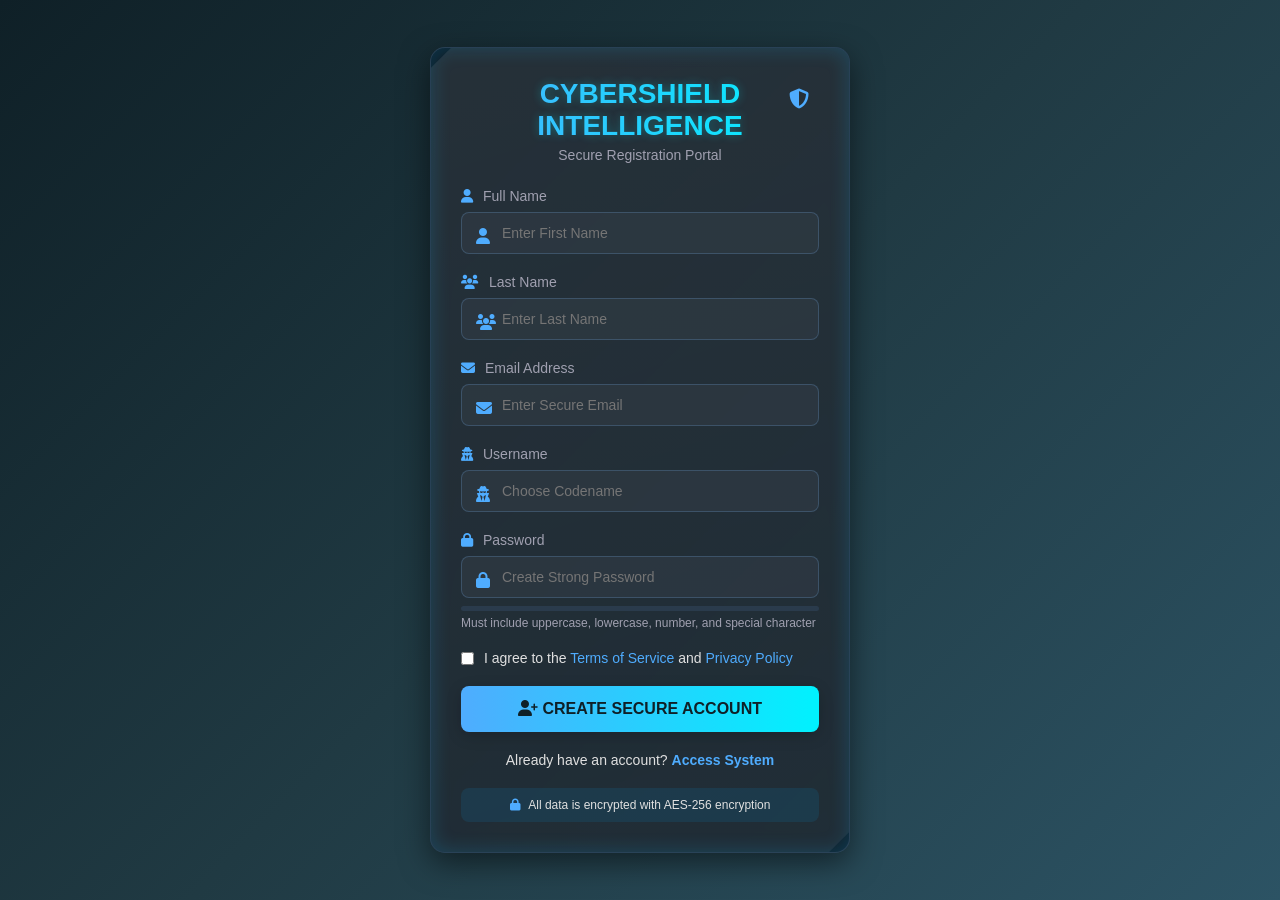
<file: reg.html>
<!DOCTYPE html>
<html lang="en">
<head>
  <meta charset="UTF-8">
  <meta name="viewport" content="width=device-width, initial-scale=1.0">
  <title>CyberShield - Secure Registration</title>
  <link rel="stylesheet" href="https://cdnjs.cloudflare.com/ajax/libs/font-awesome/6.4.0/css/all.min.css">
  <style>
    * {
      margin: 0;
      padding: 0;
      box-sizing: border-box;
      font-family: 'Segoe UI', Tahoma, Geneva, Verdana, sans-serif;
    }
    
    body {
      background: linear-gradient(135deg, #0f2027, #203a43, #2c5364);
      height: 100vh;
      display: flex;
      justify-content: center;
      align-items: center;
      color: #e0e0e0;
    }
    
    .cyber-container {
      background: rgba(15, 25, 35, 0.85);
      backdrop-filter: blur(10px);
      border-radius: 15px;
      border: 1px solid rgba(100, 150, 200, 0.3);
      box-shadow: 0 10px 30px rgba(0, 0, 0, 0.5), 
                  0 0 20px rgba(0, 180, 255, 0.2) inset;
      padding: 30px;
      width: 420px;
      position: relative;
      overflow: hidden;
    }
    
    .cyber-container::before {
      content: '';
      position: absolute;
      top: -50%;
      left: -50%;
      width: 200%;
      height: 200%;
      background: linear-gradient(
        to bottom right,
        rgba(255, 255, 255, 0.1),
        rgba(255, 255, 255, 0.05)
      );
      transform: rotate(45deg);
      z-index: -1;
    }
    
    .header {
      text-align: center;
      margin-bottom: 25px;
      position: relative;
    }
    
    .header h2 {
      font-size: 28px;
      margin-bottom: 5px;
      background: linear-gradient(90deg, #4facfe, #00f2fe);
      -webkit-background-clip: text;
      -webkit-text-fill-color: transparent;
      text-shadow: 0 0 10px rgba(0, 242, 254, 0.3);
    }
    
    .header p {
      font-size: 14px;
      color: #a0a0b0;
    }
    
    .security-badge {
      position: absolute;
      top: 10px;
      right: 10px;
      color: #4facfe;
      font-size: 20px;
    }
    
    .input-group {
      margin-bottom: 20px;
      position: relative;
    }
    
    .input-group label {
      display: block;
      margin-bottom: 8px;
      font-size: 14px;
      color: #a0a0b0;
      display: flex;
      align-items: center;
    }
    
    .input-group i {
      margin-right: 10px;
      color: #4facfe;
    }
    
    .input-group input {
      width: 100%;
      padding: 12px 15px 12px 40px;
      background: rgba(50, 60, 70, 0.6);
      border: 1px solid rgba(100, 150, 200, 0.3);
      border-radius: 8px;
      color: #e0e0e0;
      font-size: 14px;
      transition: all 0.3s;
    }
    
    .input-group input:focus {
      outline: none;
      border-color: #4facfe;
      box-shadow: 0 0 10px rgba(79, 172, 254, 0.5);
    }
    
    .input-icon {
      position: absolute;
      left: 15px;
      top: 40px;
      color: #4facfe;
    }
    
    .password-strength {
      height: 5px;
      background: #2a3b4c;
      border-radius: 3px;
      margin-top: 8px;
      overflow: hidden;
    }
    
    .strength-meter {
      height: 100%;
      width: 0;
      border-radius: 3px;
      transition: width 0.3s;
    }
    
    .password-rules {
      font-size: 12px;
      color: #a0a0b0;
      margin-top: 5px;
    }
    
    .terms {
      display: flex;
      align-items: center;
      margin: 20px 0;
      font-size: 14px;
    }
    
    .terms input {
      margin-right: 10px;
    }
    
    .terms a {
      color: #4facfe;
      text-decoration: none;
    }
    
    .terms a:hover {
      text-decoration: underline;
    }
    
    button {
      width: 100%;
      padding: 14px;
      background: linear-gradient(90deg, #4facfe, #00f2fe);
      border: none;
      border-radius: 8px;
      color: #0f2027;
      font-size: 16px;
      font-weight: bold;
      cursor: pointer;
      transition: all 0.3s;
      box-shadow: 0 4px 15px rgba(0, 0, 0, 0.2);
    }
    
    button:hover {
      background: linear-gradient(90deg, #00f2fe, #4facfe);
      box-shadow: 0 6px 20px rgba(79, 172, 254, 0.4);
      transform: translateY(-2px);
    }
    
    .login-link {
      text-align: center;
      margin-top: 20px;
      font-size: 14px;
    }
    
    .login-link a {
      color: #4facfe;
      text-decoration: none;
      font-weight: bold;
    }
    
    .login-link a:hover {
      text-decoration: underline;
    }
    
    .encryption-note {
      text-align: center;
      margin-top: 20px;
      padding: 10px;
      background: rgba(0, 180, 255, 0.1);
      border-radius: 8px;
      font-size: 12px;
    }
    
    .encryption-note i {
      color: #4facfe;
      margin-right: 5px;
    }
    
    @media (max-width: 480px) {
      .cyber-container {
        width: 90%;
        padding: 20px;
      }
    }
  </style>
</head>
<body>
  <div class="cyber-container">
    <div class="header">
      <div class="security-badge">
        <i class="fas fa-shield-alt"></i>
      </div>
      <h2>CYBERSHIELD INTELLIGENCE</h2>
      <p>Secure Registration Portal</p>
    </div>
    
    <form method="post" action="reg.php">
      <div class="input-group">
        <label><i class="fas fa-user"></i> Full Name</label>
        <i class="fas fa-user input-icon"></i>
        <input type="text" id="fname" name="fname" placeholder="Enter First Name" required>
      </div>
      
      <div class="input-group">
        <label><i class="fas fa-users"></i> Last Name</label>
        <i class="fas fa-users input-icon"></i>
        <input type="text" id="lname" name="lname" placeholder="Enter Last Name" required>
      </div>
      
      <div class="input-group">
        <label><i class="fas fa-envelope"></i> Email Address</label>
        <i class="fas fa-envelope input-icon"></i>
        <input type="email" id="email" name="email" placeholder="Enter Secure Email" required>
      </div>
      
      <div class="input-group">
        <label><i class="fas fa-user-secret"></i> Username</label>
        <i class="fas fa-user-secret input-icon"></i>
        <input type="text" id="username" name="username" placeholder="Choose Codename" required>
      </div>
      
      <div class="input-group">
        <label><i class="fas fa-lock"></i> Password</label>
        <i class="fas fa-lock input-icon"></i>
        <input type="password" id="password" name="pwd" placeholder="Create Strong Password" required onkeyup="checkPasswordStrength(this.value)">
        <div class="password-strength">
          <div class="strength-meter" id="password-strength-meter"></div>
        </div>
        <div class="password-rules">
          Must include uppercase, lowercase, number, and special character
        </div>
      </div>
      
      <div class="terms">
        <input type="checkbox" id="terms" required>
        <label for="terms">I agree to the <a href="#">Terms of Service</a> and <a href="#">Privacy Policy</a></label>
      </div>
      
      <button type="submit"><i class="fas fa-user-plus"></i> CREATE SECURE ACCOUNT</button>
    </form>
    
    <div class="login-link">
      Already have an account? <a href="log.html">Access System</a>
    </div>
    
    <div class="encryption-note">
      <i class="fas fa-lock"></i> All data is encrypted with AES-256 encryption
    </div>
  </div>

  <script>
    function checkPasswordStrength(password) {
      let strength = 0;
      const meter = document.getElementById('password-strength-meter');
      
      if (password.length >= 8) strength += 20;
      if (/[A-Z]/.test(password)) strength += 20;
      if (/[a-z]/.test(password)) strength += 20;
      if (/[0-9]/.test(password)) strength += 20;
      if (/[^A-Za-z0-9]/.test(password)) strength += 20;
      
      meter.style.width = strength + '%';
      
      if (strength < 40) {
        meter.style.background = '#ff4d4d';
      } else if (strength < 80) {
        meter.style.background = '#ffa64d';
      } else {
        meter.style.background = '#2ecc71';
      }
    }
  </script>
</body>
</html>
</file>
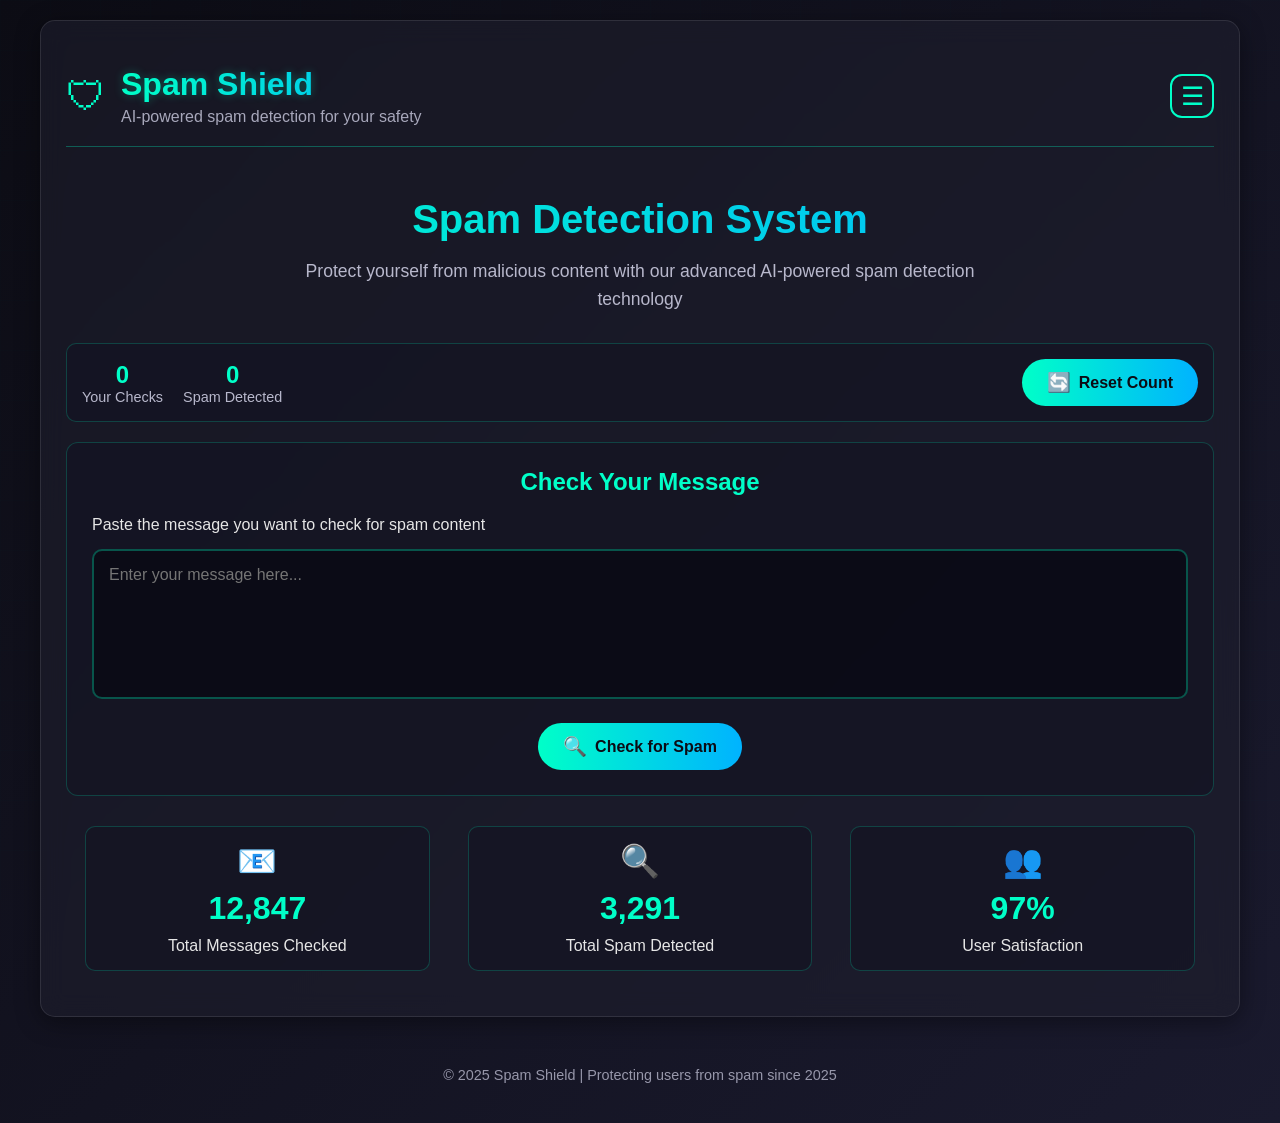
<file: spam.html>
<!DOCTYPE html>
<html lang="en">
<head>
  <meta charset="UTF-8" />
  <meta name="viewport" content="width=device-width, initial-scale=1.0"/>
  <title>Spam Shield - Intelligent Spam Detection</title>
  <style>
    * {
      margin: 0;
      padding: 0;
      box-sizing: border-box;
      font-family: 'Segoe UI', Tahoma, Geneva, Verdana, sans-serif;
    }
    
    body {
      background: linear-gradient(135deg, #0c0c14 0%, #1a1a2e 100%);
      color: #e6e6e6;
      min-height: 100vh;
      overflow-x: hidden;
      padding: 20px;
    }
    
    .container {
      max-width: 1200px;
      margin: 0 auto;
      background: rgba(30, 30, 46, 0.6);
      border-radius: 15px;
      padding: 25px;
      box-shadow: 0 5px 25px rgba(0, 0, 0, 0.4);
      backdrop-filter: blur(12px);
      border: 1px solid rgba(255, 255, 255, 0.1);
      position: relative;
      overflow: hidden;
    }
    
    .container::before {
      content: '';
      position: absolute;
      top: 0;
      left: 0;
      width: 100%;
      height: 5px;
      background: linear-gradient(90deg, #00ffc8, #00b3ff);
      transform: scaleX(0);
      transform-origin: left;
      transition: transform 0.4s ease;
    }
    
    .container:hover::before {
      transform: scaleX(1);
    }
    
    header {
      display: flex;
      justify-content: space-between;
      align-items: center;
      padding: 20px 0;
      border-bottom: 1px solid rgba(0, 255, 200, 0.3);
      margin-bottom: 30px;
      position: relative;
    }
    
    .logo {
      display: flex;
      align-items: center;
      gap: 15px;
    }
    
    .logo-icon {
      font-size: 2.5rem;
      color: #00ffc8;
      animation: pulse 2s infinite;
    }
    
    @keyframes pulse {
      0% { transform: scale(1); }
      50% { transform: scale(1.1); }
      100% { transform: scale(1); }
    }
    
    .logo-text {
      font-size: 2rem;
      font-weight: 700;
      background: linear-gradient(90deg, #00ffc8, #00b3ff);
      -webkit-background-clip: text;
      -webkit-text-fill-color: transparent;
      text-shadow: 0 0 10px rgba(0, 255, 200, 0.3);
      position: relative;
    }
    
    .logo-text::after {
      content: '';
      position: absolute;
      bottom: -5px;
      left: 0;
      width: 100%;
      height: 2px;
      background: linear-gradient(90deg, #00ffc8, #00b3ff);
      transform: scaleX(0);
      transform-origin: right;
      transition: transform 0.5s ease;
    }
    
    .logo:hover .logo-text::after {
      transform: scaleX(1);
      transform-origin: left;
    }
    
    .tagline {
      font-weight: 300;
      opacity: 0.9;
      color: #b8b8cc;
      margin-top: 5px;
    }
    
    .content {
      padding: 20px 0;
    }
    
    .input-section {
      margin-bottom: 25px;
      background: rgba(20, 20, 35, 0.7);
      padding: 25px;
      border-radius: 12px;
      border: 1px solid rgba(0, 255, 200, 0.2);
      transition: all 0.3s ease;
    }
    
    .input-section:hover {
      border-color: rgba(0, 255, 200, 0.5);
      box-shadow: 0 0 15px rgba(0, 255, 200, 0.2);
    }
    
    textarea {
      width: 100%;
      height: 150px;
      padding: 15px;
      font-size: 16px;
      border: 2px solid rgba(0, 255, 200, 0.3);
      border-radius: 10px;
      resize: none;
      transition: border-color 0.3s;
      font-family: inherit;
      background: rgba(10, 10, 20, 0.8);
      color: #e6e6e6;
      margin-top: 15px;
    }
    
    textarea:focus {
      border-color: #00ffc8;
      outline: none;
      box-shadow: 0 0 10px rgba(0, 255, 200, 0.3);
    }
    
    .buttons {
      display: flex;
      gap: 15px;
      justify-content: center;
      margin-top: 20px;
    }
    
    button {
      padding: 12px 25px;
      font-size: 16px;
      border: none;
      border-radius: 50px;
      cursor: pointer;
      transition: all 0.3s;
      font-weight: 600;
      display: flex;
      align-items: center;
      gap: 8px;
    }
    
    .check-btn {
      background: linear-gradient(to right, #00ffc8, #00b3ff);
      color: #0c0c14;
    }
    
    .check-btn:hover {
      transform: translateY(-3px);
      box-shadow: 0 5px 15px rgba(0, 255, 200, 0.4);
    }
    
    .back-btn {
      background: rgba(255, 255, 255, 0.1);
      color: #b8b8cc;
      border: 1px solid rgba(255, 255, 255, 0.2);
    }
    
    .back-btn:hover {
      background: rgba(255, 255, 255, 0.2);
      color: #e6e6e6;
    }
    
    .result {
      margin-top: 25px;
      padding: 20px;
      border-radius: 10px;
      text-align: center;
      font-size: 20px;
      font-weight: bold;
      display: none;
      border: 1px solid;
    }
    
    .spam { 
      background-color: rgba(211, 47, 47, 0.1);
      color: #ff4d4d;
      border-color: rgba(255, 77, 77, 0.3);
      display: block;
    }
    
    .legit { 
      background-color: rgba(56, 142, 60, 0.1);
      color: #00ffc8;
      border-color: rgba(0, 255, 200, 0.3);
      display: block;
    }
    
    .analysis-section {
      margin-top: 20px;
      padding: 20px;
      border-radius: 10px;
      background: rgba(20, 20, 35, 0.7);
      border: 1px solid rgba(0, 255, 200, 0.2);
      display: none;
    }
    
    .analysis-title {
      font-weight: bold;
      margin-bottom: 10px;
      color: #00b3ff;
      display: flex;
      justify-content: space-between;
      align-items: center;
    }
    
    .analysis-details {
      margin-top: 15px;
    }
    
    .analysis-row {
      display: flex;
      justify-content: space-between;
      padding: 8px 0;
      border-bottom: 1px solid rgba(255, 255, 255, 0.1);
    }
    
    .spam-word {
      color: #ff4d4d;
      font-weight: 500;
    }
    
    .pattern-match {
      color: #ffa500;
      font-weight: 500;
    }
    
    .score-display {
      display: flex;
      align-items: center;
      justify-content: center;
      margin: 15px 0;
      gap: 10px;
    }
    
    .score-circle {
      width: 60px;
      height: 60px;
      border-radius: 50%;
      display: flex;
      align-items: center;
      justify-content: center;
      font-weight: bold;
      font-size: 1.2rem;
      background: #00b3ff;
      color: #0c0c14;
    }
    
    .safe {
      background: #00ffc8;
    }
    
    .warning {
      background: #ffa500;
    }
    
    .danger {
      background: #ff4d4d;
    }
    
    .user-info {
      display: flex;
      justify-content: space-between;
      align-items: center;
      margin-bottom: 20px;
      padding: 15px;
      background: rgba(20, 20, 35, 0.7);
      border-radius: 10px;
      border: 1px solid rgba(0, 255, 200, 0.2);
    }
    
    .user-stats {
      display: flex;
      gap: 20px;
    }
    
    .stat {
      text-align: center;
    }
    
    .stat-value {
      font-size: 1.5rem;
      font-weight: bold;
      color: #00ffc8;
    }
    
    .stat-label {
      font-size: 0.9rem;
      color: #b8b8cc;
    }
    
    .login-section {
      margin-top: 20px;
      padding: 20px;
      background: rgba(20, 20, 35, 0.7);
      border-radius: 10px;
      text-align: center;
      border: 1px solid rgba(0, 255, 200, 0.2);
    }
    
    h2 {
      color: #00ffc8;
      margin-bottom: 20px;
      text-align: center;
    }
    
    h3 {
      color: #00b3ff;
      margin: 25px 0 15px;
    }
    
    .form-group {
      margin-bottom: 20px;
    }
    
    label {
      display: block;
      margin-bottom: 8px;
      font-weight: 600;
      color: #b8b8cc;
    }
    
    input, select {
      width: 100%;
      padding: 12px 15px;
      border: 2px solid rgba(0, 255, 200, 0.3);
      border-radius: 8px;
      font-size: 16px;
      font-family: inherit;
      background: rgba(10, 10, 20, 0.8);
      color: #e6e6e6;
    }
    
    input:focus, select:focus {
      border-color: #00ffc8;
      outline: none;
      box-shadow: 0 0 10px rgba(0, 255, 200, 0.3);
    }
    
    .submit-btn {
      background: linear-gradient(to right, #ff4d4d, #ffa500);
      color: #0c0c14;
      margin-top: 10px;
    }
    
    .submit-btn:hover {
      transform: translateY(-3px);
      box-shadow: 0 5px 15px rgba(255, 77, 108, 0.4);
    }
    
    .stats {
      display: flex;
      justify-content: space-around;
      margin-top: 30px;
      text-align: center;
    }
    
    .stat-box {
      background: rgba(20, 20, 35, 0.7);
      padding: 15px;
      border-radius: 10px;
      width: 30%;
      border: 1px solid rgba(0, 255, 200, 0.2);
      transition: all 0.3s ease;
    }
    
    .stat-box:hover {
      transform: translateY(-5px);
      box-shadow: 0 5px 15px rgba(0, 255, 200, 0.2);
    }
    
    .stat-number {
      font-size: 2rem;
      font-weight: 700;
      color: #00ffc8;
      margin: 10px 0;
    }
    
    footer {
      text-align: center;
      color: #b8b8cc;
      margin-top: 30px;
      padding: 20px;
      font-size: 0.9rem;
      opacity: 0.8;
    }
    
    .pattern-info {
      margin-top: 15px;
      padding: 10px;
      background: rgba(255, 165, 0, 0.1);
      border-radius: 8px;
      font-size: 14px;
      border-left: 3px solid #ffa500;
    }
    
    .pattern-type {
      font-weight: bold;
      color: #ffa500;
    }
    
    .cyber-background {
      position: fixed;
      top: 0;
      left: 0;
      width: 100%;
      height: 100%;
      z-index: -1;
      opacity: 0.1;
      pointer-events: none;
    }
    
    .cyber-grid {
      position: absolute;
      top: 0;
      left: 0;
      width: 100%;
      height: 100%;
      background-image: 
        linear-gradient(rgba(0, 255, 200, 0.1) 1px, transparent 1px),
        linear-gradient(90deg, rgba(0, 255, 200, 0.1) 1px, transparent 1px);
      background-size: 50px 50px;
      perspective: 1000px;
    }
    
    .floating-element {
      position: absolute;
      width: 10px;
      height: 10px;
      border-radius: 50%;
      background: rgba(0, 255, 200, 0.5);
      box-shadow: 0 0 20px rgba(0, 255, 200, 0.5);
      animation: float 15s infinite linear;
    }
    
    @keyframes float {
      0% {
        transform: translateY(0) translateX(0) rotate(0deg);
        opacity: 0;
      }
      10% {
        opacity: 1;
      }
      90% {
        opacity: 1;
      }
      100% {
        transform: translateY(-100vh) translateX(100vw) rotate(360deg);
        opacity: 0;
      }
    }
    
    .cyber-line {
      position: fixed;
      top: 0;
      left: 0;
      height: 1px;
      background: rgba(0, 255, 200, 0.3);
      width: 100%;
      transform-origin: left;
      transform: scaleX(0);
      animation: cyberLine 8s infinite;
    }
    
    @keyframes cyberLine {
      0% {
        transform: scaleX(0);
        opacity: 0;
      }
      50% {
        transform: scaleX(1);
        opacity: 1;
      }
      100% {
        transform: scaleX(0);
        opacity: 0;
      }
    }
    
    .notification {
      position: fixed;
      bottom: 20px;
      right: 20px;
      background: linear-gradient(90deg, #00ffc8, #00b3ff);
      color: #0c0c14;
      padding: 15px 25px;
      border-radius: 8px;
      box-shadow: 0 5px 15px rgba(0,0,0,0.3);
      z-index: 1000;
      font-weight: bold;
      transform: translateX(100px);
      opacity: 0;
      transition: all 0.4s ease;
    }
    
    /* Spam Modal Styles */
    .modal {
      display: none;
      position: fixed;
      top: 0;
      left: 0;
      width: 100%;
      height: 100%;
      background-color: rgba(0, 0, 0, 0.7);
      z-index: 1000;
      align-items: center;
      justify-content: center;
    }
    
    .modal-content {
      background: linear-gradient(135deg, #1a1a2e 0%, #16213e 100%);
      border-radius: 15px;
      padding: 30px;
      width: 90%;
      max-width: 500px;
      box-shadow: 0 10px 30px rgba(0, 0, 0, 0.5);
      border: 2px solid rgba(0, 255, 200, 0.3);
      position: relative;
      animation: modalSlideIn 0.3s ease-out;
    }
    
    @keyframes modalSlideIn {
      from {
        opacity: 0;
        transform: translateY(-50px);
      }
      to {
        opacity: 1;
        transform: translateY(0);
      }
    }
    
    .modal-header {
      display: flex;
      justify-content: space-between;
      align-items: center;
      margin-bottom: 20px;
      padding-bottom: 15px;
      border-bottom: 1px solid rgba(0, 255, 200, 0.3);
    }
    
    .modal-title {
      font-size: 1.5rem;
      color: #ff4d4d;
      display: flex;
      align-items: center;
      gap: 10px;
    }
    
    .close-modal {
      background: none;
      border: none;
      font-size: 1.8rem;
      color: #b8b8cc;
      cursor: pointer;
      padding: 5px;
      transition: all 0.3s;
    }
    
    .close-modal:hover {
      color: #ff4d4d;
      transform: scale(1.1);
    }
    
    .modal-buttons {
      display: flex;
      gap: 15px;
      justify-content: center;
      margin-top: 25px;
    }
    
    .modal-btn {
      padding: 12px 25px;
      border-radius: 50px;
      font-weight: 600;
      cursor: pointer;
      transition: all 0.3s;
      border: none;
      display: flex;
      align-items: center;
      gap: 8px;
    }
    
    .complaint-btn {
      background: linear-gradient(to right, #ff4d4d, #ffa500);
      color: #0c0c14;
    }
    
    .complaint-btn:hover {
      transform: translateY(-3px);
      box-shadow: 0 5px 15px rgba(255, 77, 108, 0.4);
    }
    
    .back-btn-modal {
      background: rgba(255, 255, 255, 0.1);
      color: #b8b8cc;
      border: 1px solid rgba(255, 255, 255, 0.2);
    }
    
    .back-btn-modal:hover {
      background: rgba(255, 255, 255, 0.2);
      color: #e6e6e6;
    }
    
    @media (max-width: 768px) {
      .buttons {
        flex-direction: column;
      }
      
      button {
        width: 100%;
      }
      
      .stats {
        flex-direction: column;
        gap: 15px;
      }
      
      .stat-box {
        width: 100%;
      }
      
      .user-info {
        flex-direction: column;
        gap: 15px;
      }
      
      .user-stats {
        justify-content: center;
      }
      
      .modal-buttons {
        flex-direction: column;
      }
    }
    
    .menu-wrapper {
      position: relative;
      margin-left: auto;
    }

    .menu-toggle {
      font-size: 1.6rem;
      color: #00ffc8;
      cursor: pointer;
      padding: 10px 12px;
      border: 2.5px solid #00ffc8;
      border-radius: 12px;
      transition: all 0.3s ease;
      display: flex;
      align-items: center;
      justify-content: center;
      width: 44px;
      height: 44px;
      background: transparent;
    }

    .menu-toggle:hover,
    .menu-toggle:focus {
      background: #00ffc8;
      color: #0c0c14;
      box-shadow: 0 0 12px #00ffc8;
      outline: none;
    }

    .dropdown-menu {
      position: absolute;
      top: 52px;
      right: 0;
      background: #1a1a2e;
      border: 1.5px solid rgba(0, 255, 200, 0.5);
      border-radius: 12px;
      box-shadow: 0 8px 30px rgba(0, 255, 200, 0.5);
      display: none;
      flex-direction: column;
      min-width: 180px;
      z-index: 999;
      backdrop-filter: blur(10px);
      padding: 8px 0;
      user-select: none;
      animation: dropdownFade 0.25s ease forwards;
    }

    @keyframes dropdownFade {
      from {
        opacity: 0;
        transform: translateY(-10px);
      }
      to {
        opacity: 1;
        transform: translateY(0);
      }
    }

    .dropdown-menu.show {
      display: flex;
    }

    .dropdown-menu a {
      color: #00ffc8;
      padding: 12px 20px;
      font-weight: 600;
      text-decoration: none;
      display: flex;
      align-items: center;
      gap: 12px;
      transition: background 0.3s, color 0.3s;
      border-radius: 8px;
    }

    .dropdown-menu a:hover {
      background: rgba(0, 255, 200, 0.15);
      color: #00b3ff;
      box-shadow: 0 0 12px rgba(0, 255, 200, 0.5);
    }

    .dropdown-menu a.logout-link {
      color: #ff4d4d;
    }

    .dropdown-menu a.logout-link:hover {
      color: #ff1a1a;
      background: rgba(255, 77, 77, 0.15);
      box-shadow: 0 0 12px rgba(255, 77, 77, 0.5);
    }
    
    .hero-title {
      font-size: 2.5rem;
      margin-bottom: 15px;
      background: linear-gradient(90deg, #00ffc8, #00b3ff, #00ffc8);
      background-size: 200% auto;
      -webkit-background-clip: text;
      -webkit-text-fill-color: transparent;
      animation: gradientText 3s linear infinite;
    }
    
    @keyframes gradientText {
      0% { background-position: 0% 50%; }
      50% { background-position: 100% 50%; }
      100% { background-position: 0% 50%; }
    }
    
    .hero-subtitle {
      font-size: 1.1rem;
      color: #b8b8cc;
      max-width: 700px;
      margin: 0 auto 30px;
      line-height: 1.6;
      text-align: center;
    }
  </style>
</head>
<body>
  <!-- Cyber Background Elements -->
  <div class="cyber-background">
    <div class="cyber-grid"></div>
    <div class="cyber-line"></div>
    <div class="floating-element" style="top: 10%; left: 20%;"></div>
    <div class="floating-element" style="top: 30%; left: 70%;"></div>
    <div class="floating-element" style="top: 60%; left: 40%;"></div>
    <div class="floating-element" style="top: 80%; left: 10%;"></div>
  </div>

  <!-- Spam Detection Modal -->
  <div id="spamModal" class="modal">
    <div class="modal-content">
      <div class="modal-header">
        <h2 class="modal-title"><span style="font-size: 1.5em;">⚠️</span> Spam Detected!</h2>
        <button class="close-modal" onclick="closeModal()">&times;</button>
      </div>
      <p>This message has been identified as potential spam. You can help us improve our detection by reporting it.</p>
      <div class="modal-buttons">
        <button class="modal-btn complaint-btn" onclick="goToComplaintPage()">
          <span style="font-size: 1.2em;">📝</span> File Complaint
        </button>
        <button class="modal-btn back-btn-modal" onclick="goBackToCheck()">
          <span style="font-size: 1.2em;">←</span> Back to Check
        </button>
      </div>
    </div>
  </div>

  <div class="container">
    <header>
      <div class="logo">
        <span class="logo-icon">🛡</span>
        <div>
          <div class="logo-text">Spam Shield</div>
          <div class="tagline">AI-powered spam detection for your safety</div>
        </div>
      </div>
      
      <div class="menu-wrapper">
        <div class="menu-toggle" onclick="toggleDropdown()">☰</div>
        <div class="dropdown-menu" id="dropdownMenu">
          <a href="main.html"><span>🏠</span> Dashboard</a>
       
        </div>
      </div>
    </header>
    
    <div class="content">
      <div class="hero-section">
        <h2 class="hero-title">Spam Detection System</h2>
        <p class="hero-subtitle">Protect yourself from malicious content with our advanced AI-powered spam detection technology</p>
      </div>
      

      <div class="user-info">
        <div class="user-stats">
          <div class="stat">
            <div class="stat-value" id="userChecks">0</div>
            <div class="stat-label">Your Checks</div>
          </div>
          <div class="stat">
            <div class="stat-value" id="userSpamCount">0</div>
            <div class="stat-label">Spam Detected</div>
          </div>
        </div>
        <button type="button" class="check-btn" onclick="resetUserStats()">
          <span style="font-size: 1.2em;">🔄</span> Reset Count
        </button>
      </div>
      
      <div class="input-section">
        <h2>Check Your Message</h2>
        <p>Paste the message you want to check for spam content</p>
        <textarea id="messageInput" placeholder="Enter your message here..."></textarea>
        
        <div class="buttons">
          <button type="button" class="check-btn" onclick="checkSpam(event)">
            <span style="font-size: 1.2em;">🔍</span> Check for Spam
          </button>
          <button type="button" class="back-btn" onclick="goBack()" id="backBtn" style="display: none;">
            <span style="font-size: 1.2em;">←</span> Back
          </button>
        </div>
      </div>
      
      <div id="result" class="result"></div>
      
      <div id="analysisSection" class="analysis-section">
        <div class="analysis-title">
          <span>Spam Analysis Details</span>
          <span id="spamScoreLabel">Score: <span id="spamScoreValue">0</span>/100</span>
        </div>
        
        <div class="score-display">
          <div class="score-circle" id="scoreCircle">0</div>
          <div id="scoreText">No spam detected</div>
        </div>
        
        <div class="analysis-details">
          <div class="analysis-row">
            <span>Total words in message:</span>
            <span id="totalWords">0</span>
          </div>
          <div class="analysis-row">
            <span>Spam words detected:</span>
            <span id="spamWordsCount">0</span>
          </div>
          <div class="analysis-row">
            <span>Pattern matches found:</span>
            <span id="patternMatchesCount">0</span>
          </div>
          <div class="analysis-row">
            <span>Spam risk level:</span>
            <span id="riskLevel">Low</span>
          </div>
        </div>
        
        <div id="spamWordsList" style="margin-top: 15px; display: none;">
          <h4>Detected spam words:</h4>
          <div id="spamWordsContainer"></div>
        </div>
        
        <div id="patternMatchesList" style="margin-top: 15px; display: none;">
          <h4>Pattern matches detected:</h4>
          <div id="patternMatchesContainer"></div>
        </div>
      </div>
    
      <div class="stats">
        <div class="stat-box">
          <span style="font-size: 2em; color: #00ffc8;">📧</span>
          <div class="stat-number">12,847</div>
          <div>Total Messages Checked</div>
        </div>
        <div class="stat-box">
          <span style="font-size: 2em; color: #00ffc8;">🔍</span>
          <div class="stat-number">3,291</div>
          <div>Total Spam Detected</div>
        </div>
        <div class="stat-box">
          <span style="font-size: 2em; color: #00ffc8;">👥</span>
          <div class="stat-number">97%</div>
          <div>User Satisfaction</div>
        </div>
      </div>
    </div>
  </div>
   
  <footer>
    <p>© 2025 Spam Shield | Protecting users from spam since 2025</p>
  </footer>
  
  <script>
//safe words

// ~500+ safe/legit words (reduce spam score)
const safeWords = [
  "hello","regards","thank you","meeting","project","schedule","university","student","research","report","invoice","official",
  "document","contract","team","discussion","agenda","feedback","analysis","development","secure","update","progress","legal",
  "support","customer","service","training","engineering","assignment","submission","appointment","business","department",
  "management","organization","application","conference","registration","accounting","finance","office","newsletter",
  "confirmation","order","transaction","purchase","ticket","reservation","welcome","subscription",
  // (you can expand this list with many more)
];


    // Enhanced spam words with weights
    const spamWords = [
      { word: "win", weight: 3 },
      { word: "free", weight: 2 },
      { word: "click here", weight: 3 },
      { word: "prize", weight: 3 },
      { word: "urgent", weight: 2 },
      { word: "congratulations", weight: 3 },
      { word: "claim", weight: 2 },
      { word: "limited offer", weight: 3 },
      { word: "buy now", weight: 2 },
      { word: "act now", weight: 2 },
      { word: "risk free", weight: 3 },
      { word: "investment", weight: 2 },
      { word: "money back", weight: 2 },
      { word: "no cost", weight: 2 },
      { word: "winner", weight: 3 },
      { word: "selected", weight: 2 },
      { word: "guarantee", weight: 1 },
      { word: "dear friend", weight: 2 },
      { word: "credit card", weight: 3 },
      { word: "password", weight: 3 },
      { word: "account update", weight: 3 },
      { word: "verify your account", weight: 3 },
      { word: "lottery", weight: 3 },
      { word: "sweepstakes", weight: 3 },
      { word: "million", weight: 2 },
      { word: "dollar", weight: 2 },
      { word: "inheritance", weight: 3 },
      { word: "nigerian", weight: 4 },
      { word: "prince", weight: 4 },
      { word: "wire transfer", weight: 4 },
      { word: "bank account", weight: 3 },
      { word: "password reset", weight: 3 },
      { word: "security alert", weight: 3 },
      { word: "suspicious activity", weight: 3 },
      { word: "verify identity", weight: 3 }
    ];
    const spamPatterns = [
      { pattern: /\b(?:https?|ftp):\/\/[^\s/$.?#].[^\s]*\b/gi, description: "URL detected", weight: 4 },
      { pattern: /\b\d{10,}\b/g, description: "Long number sequence", weight: 3 },
      { pattern: /\b[A-Za-z0-9._%+-]+@[A-Za-z0-9.-]+\.[A-Za-z]{2,}\b/gi, description: "Email address", weight: 3 },
      { pattern: /([!$%&])\1{2,}/g, description: "Repeated special characters", weight: 2 },
      { pattern: /\b\d{3}[-.]?\d{3}[-.]?\d{4}\b/g, description: "Phone number pattern", weight: 3 },
      { pattern: /[A-Z]{5,}/g, description: "Excessive capitalization", weight: 2 },
      { pattern: /\b([A-Za-z])\1{3,}\b/g, description: "Repeated letters", weight: 2 },
      { pattern: /\$\d+(?:\.\d{2})?(?:\s*(?:million|billion|thousand))?/gi, description: "Monetary amounts", weight: 3 },
      { pattern: /(?:100|%)\s*(?:free|guarantee|satisfaction)/gi, description: "100% claims", weight: 3 },
      { pattern: /(?:dear\s+(?:friend|customer|valued\s+client)|hello\s+here)/gi, description: "Impersonal greeting", weight: 2 }
    ];

    // Initialize user stats
    let userStats = { checks: 0, spamDetected: 0 };

    // Load user stats from localStorage if available
    function loadUserStats() {
      try {
        const savedStats = localStorage.getItem('spamShieldUserStats');
        if (savedStats) {
          userStats = JSON.parse(savedStats);
        }
      } catch (e) {
        console.error("Error loading from localStorage:", e);
      }
      updateUserStatsDisplay();
    }

    // Save user stats to localStorage
    function saveUserStats() {
      try {
        localStorage.setItem('spamShieldUserStats', JSON.stringify(userStats));
      } catch (e) {
        console.error("Error saving to localStorage:", e);
      }
      updateUserStatsDisplay();
    }

    // Update the display of user stats
    function updateUserStatsDisplay() {
      const checksEl = document.getElementById('userChecks');
      const spamEl = document.getElementById('userSpamCount');
      if (checksEl) checksEl.textContent = userStats.checks;
      if (spamEl) spamEl.textContent = userStats.spamDetected;
    }

    // Reset user stats
    function resetUserStats() {
      if (confirm("Are you sure you want to reset your check count?")) {
        userStats.checks = 0;
        userStats.spamDetected = 0;
        saveUserStats();
      }
    }

    // Show the spam detection modal
    function showSpamModal() {
      const modal = document.getElementById('spamModal');
      if (modal) {
        modal.style.display = 'flex';
        document.body.style.overflow = 'hidden'; // Prevent scrolling
      }
    }

    // Close the modal
    function closeModal() {
      const modal = document.getElementById('spamModal');
      if (modal) {
        modal.style.display = 'none';
        document.body.style.overflow = 'auto'; // Restore scrolling
      }
    }

    // Go to complaint page
    function goToComplaintPage() {
      window.location.href = 'Complaint.html';
    }

    // Go back to check page
    function goBackToCheck() {
      closeModal();
      const inputSection = document.querySelector('.input-section');
      if (inputSection) {
        inputSection.scrollIntoView({ behavior: 'smooth' });
      }
    }

    // Go back to main page
    function goBack() {
      window.location.href = 'main.html';
    }

    // Toggle dropdown menu
    function toggleDropdown() {
      const dropdown = document.getElementById('dropdownMenu');
      if (dropdown) {
        dropdown.classList.toggle('show');
      }
    }

    // Close dropdown when clicking outside
    window.onclick = function(event) {
      if (!event.target.matches('.menu-toggle')) {
        const dropdown = document.getElementById('dropdownMenu');
        if (dropdown && dropdown.classList.contains('show')) {
          dropdown.classList.remove('show');
        }
      }
    }

    // Check for spam
    function checkSpam(event) {
      if (event) event.preventDefault();

      const inputEl = document.getElementById('messageInput');
      const resultDiv = document.getElementById('result');
      if (!inputEl || !resultDiv) return;

      const input = inputEl.value;
      if (!input.trim()) {
        alert("Please enter a message to check.");
        return;
      }

      userStats.checks++;

      // Lowercase input for word matching
      const inputLower = input.toLowerCase();
      let spamScore = 0;
      let detectedSpamWords = [];
      let detectedPatterns = [];

      // Check for spam words
      spamWords.forEach(item => {
        if (inputLower.includes(item.word)) {
          spamScore += item.weight;
          detectedSpamWords.push(item.word);
        }
      });

      // Check for spam patterns
      let patternScore = 0;
      spamPatterns.forEach(item => {
        const matches = input.match(item.pattern);
        if (matches && matches.length > 0) {
          patternScore += item.weight * matches.length;
          detectedPatterns.push({
            description: item.description,
            matches: matches
          });
        }
      });

      // Combine scores and calculate percentage
      const totalScore = spamScore + patternScore;
      const spamPercentage = Math.min(100, Math.round((totalScore / 30) * 100));

      // Update analysis section
      updateAnalysisSection(input, spamPercentage, detectedSpamWords, detectedPatterns);

      // Display result and update stats
      if (spamPercentage >= 30) {
        userStats.spamDetected++;
        showSpamModal();
        resultDiv.innerHTML = "<span style='font-size: 1.2em;'>⚠️</span> This message is likely <span class='spam'>SPAM</span>.";
        resultDiv.className = "result spam";
      } else {
        resultDiv.innerHTML = "<span style='font-size: 1.2em;'>✅</span> This message seems <span class='legit'>LEGIT</span>.";
        resultDiv.className = "result legit";
      }

      saveUserStats();
      resultDiv.scrollIntoView({ behavior: 'smooth' });
    }

    // Update analysis section with details
    function updateAnalysisSection(input, spamPercentage, spamWords, patterns) {
      const analysisSection = document.getElementById('analysisSection');
      const totalWordsEl = document.getElementById('totalWords');
      const spamWordsCountEl = document.getElementById('spamWordsCount');
      const patternMatchesCountEl = document.getElementById('patternMatchesCount');
      const riskLevelEl = document.getElementById('riskLevel');
      const scoreCircleEl = document.getElementById('scoreCircle');
      const scoreTextEl = document.getElementById('scoreText');
      const spamScoreValueEl = document.getElementById('spamScoreValue');
      
      if (analysisSection) {
        analysisSection.style.display = 'block';
      }
      
      // Calculate total words
      const totalWords = input.trim() ? input.split(/\s+/).length : 0;
      
      if (totalWordsEl) totalWordsEl.textContent = totalWords;
      if (spamWordsCountEl) spamWordsCountEl.textContent = spamWords.length;
      if (patternMatchesCountEl) patternMatchesCountEl.textContent = patterns.length;
      if (spamScoreValueEl) spamScoreValueEl.textContent = spamPercentage;
      
      // Set risk level and score circle color
      let riskLevel = "Low";
      let scoreClass = "safe";
      
      if (spamPercentage >= 70) {
        riskLevel = "High";
        scoreClass = "danger";
      } else if (spamPercentage >= 30) {
        riskLevel = "Medium";
        scoreClass = "warning";
      }
      
      if (riskLevelEl) riskLevelEl.textContent = riskLevel;
      if (scoreCircleEl) {
        scoreCircleEl.textContent = spamPercentage;
        scoreCircleEl.className = `score-circle ${scoreClass}`;
      }
      if (scoreTextEl) {
        scoreTextEl.textContent = spamPercentage >= 30 ? 
          "Potential spam detected" : "No significant spam indicators";
      }
      
      // Show spam words if any
      const spamWordsContainer = document.getElementById('spamWordsContainer');
      const spamWordsList = document.getElementById('spamWordsList');
      
      if (spamWords.length > 0 && spamWordsContainer) {
        spamWordsContainer.innerHTML = spamWords.map(word => 
          `<span class="spam-word">${word}</span>`).join(', ');
        spamWordsList.style.display = 'block';
      } else if (spamWordsList) {
        spamWordsList.style.display = 'none';
      }
      
      // Show pattern matches if any
      const patternMatchesContainer = document.getElementById('patternMatchesContainer');
      const patternMatchesList = document.getElementById('patternMatchesList');
      
      if (patterns.length > 0 && patternMatchesContainer) {
        patternMatchesContainer.innerHTML = patterns.map(pattern => 
          `<div class="pattern-info"><span class="pattern-type">${pattern.description}</span>: ${pattern.matches.join(', ')}</div>`).join('');
        patternMatchesList.style.display = 'block';
      } else if (patternMatchesList) {
        patternMatchesList.style.display = 'none';
      }
    }

    // Initialize the page on load
    window.onload = function () {
      loadUserStats();
    };
  </script>
</body>
</html>
</file>
